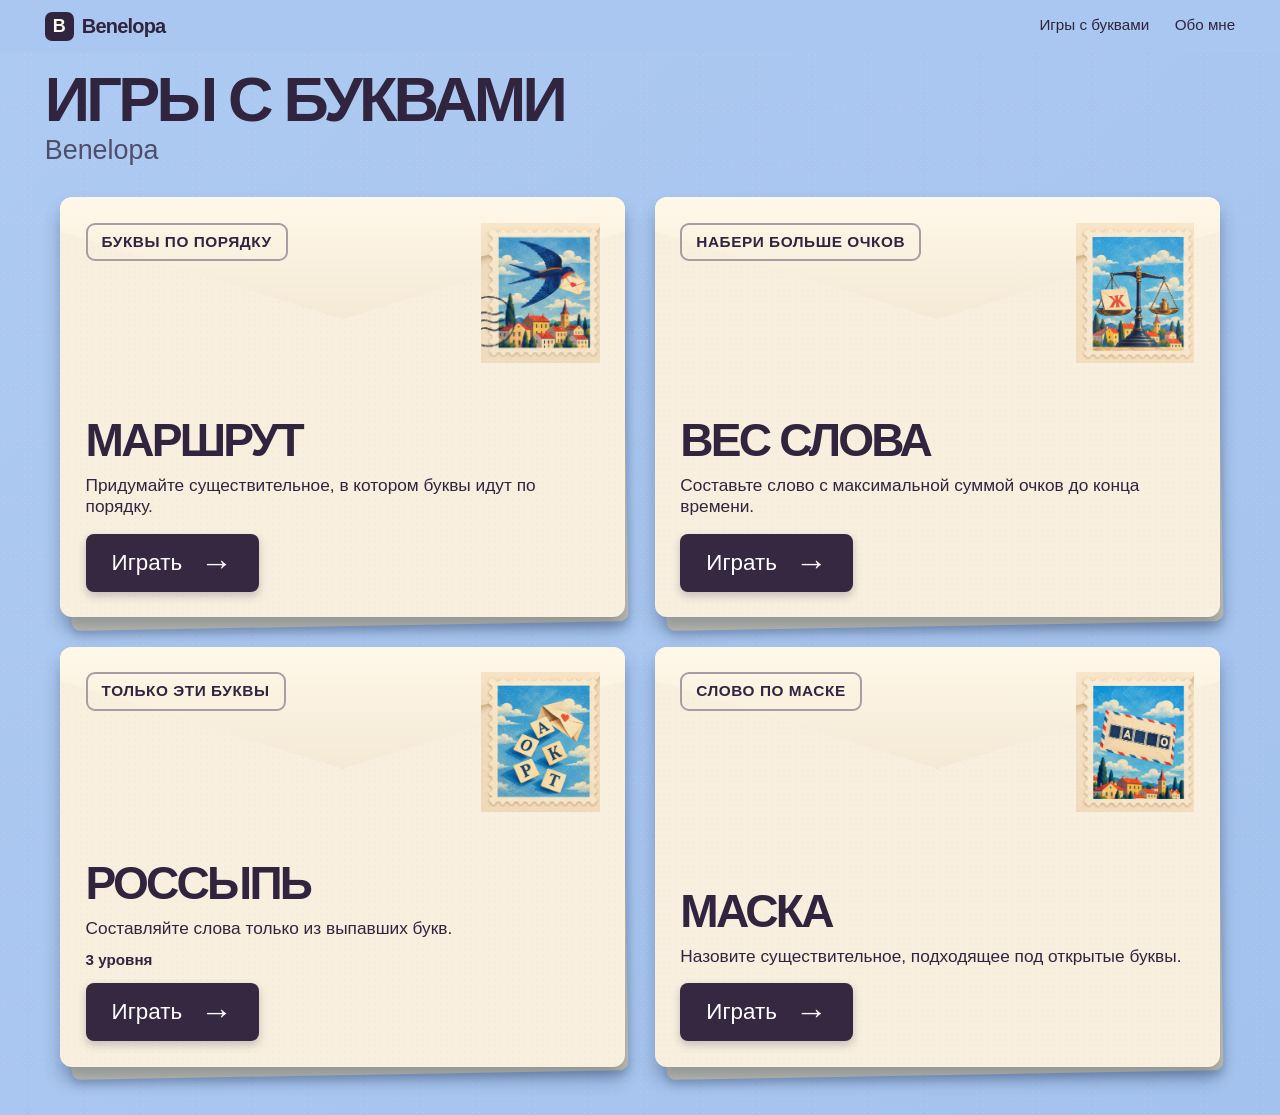
<file: index.html>
<!doctype html>
<html lang="ru" data-page="home"><head>
<meta charset="UTF-8"><meta name="viewport" content="width=device-width, initial-scale=1">
<title>Benelopa — игры с буквами</title><meta name="description" content="Браузерные игры с русскими буквами Benelopa.">
<link rel="icon" type="image/svg+xml" href="/favicon.svg">
  <script type="module" crossorigin src="/assets/main-C0v8ld2T.js"></script>
  <link rel="stylesheet" crossorigin href="/assets/main-D5uP3JbV.css">
</head><body>
<header class="site-header"><a class="site-brand" href="/"><span class="site-brand-mark" aria-hidden="true">B</span>Benelopa</a><nav aria-label="Основная навигация"><a href="/letters/">Игры с буквами</a><a href="/about/">Обо мне</a></nav></header>
<div id="root"></div>
</body></html>
</file>
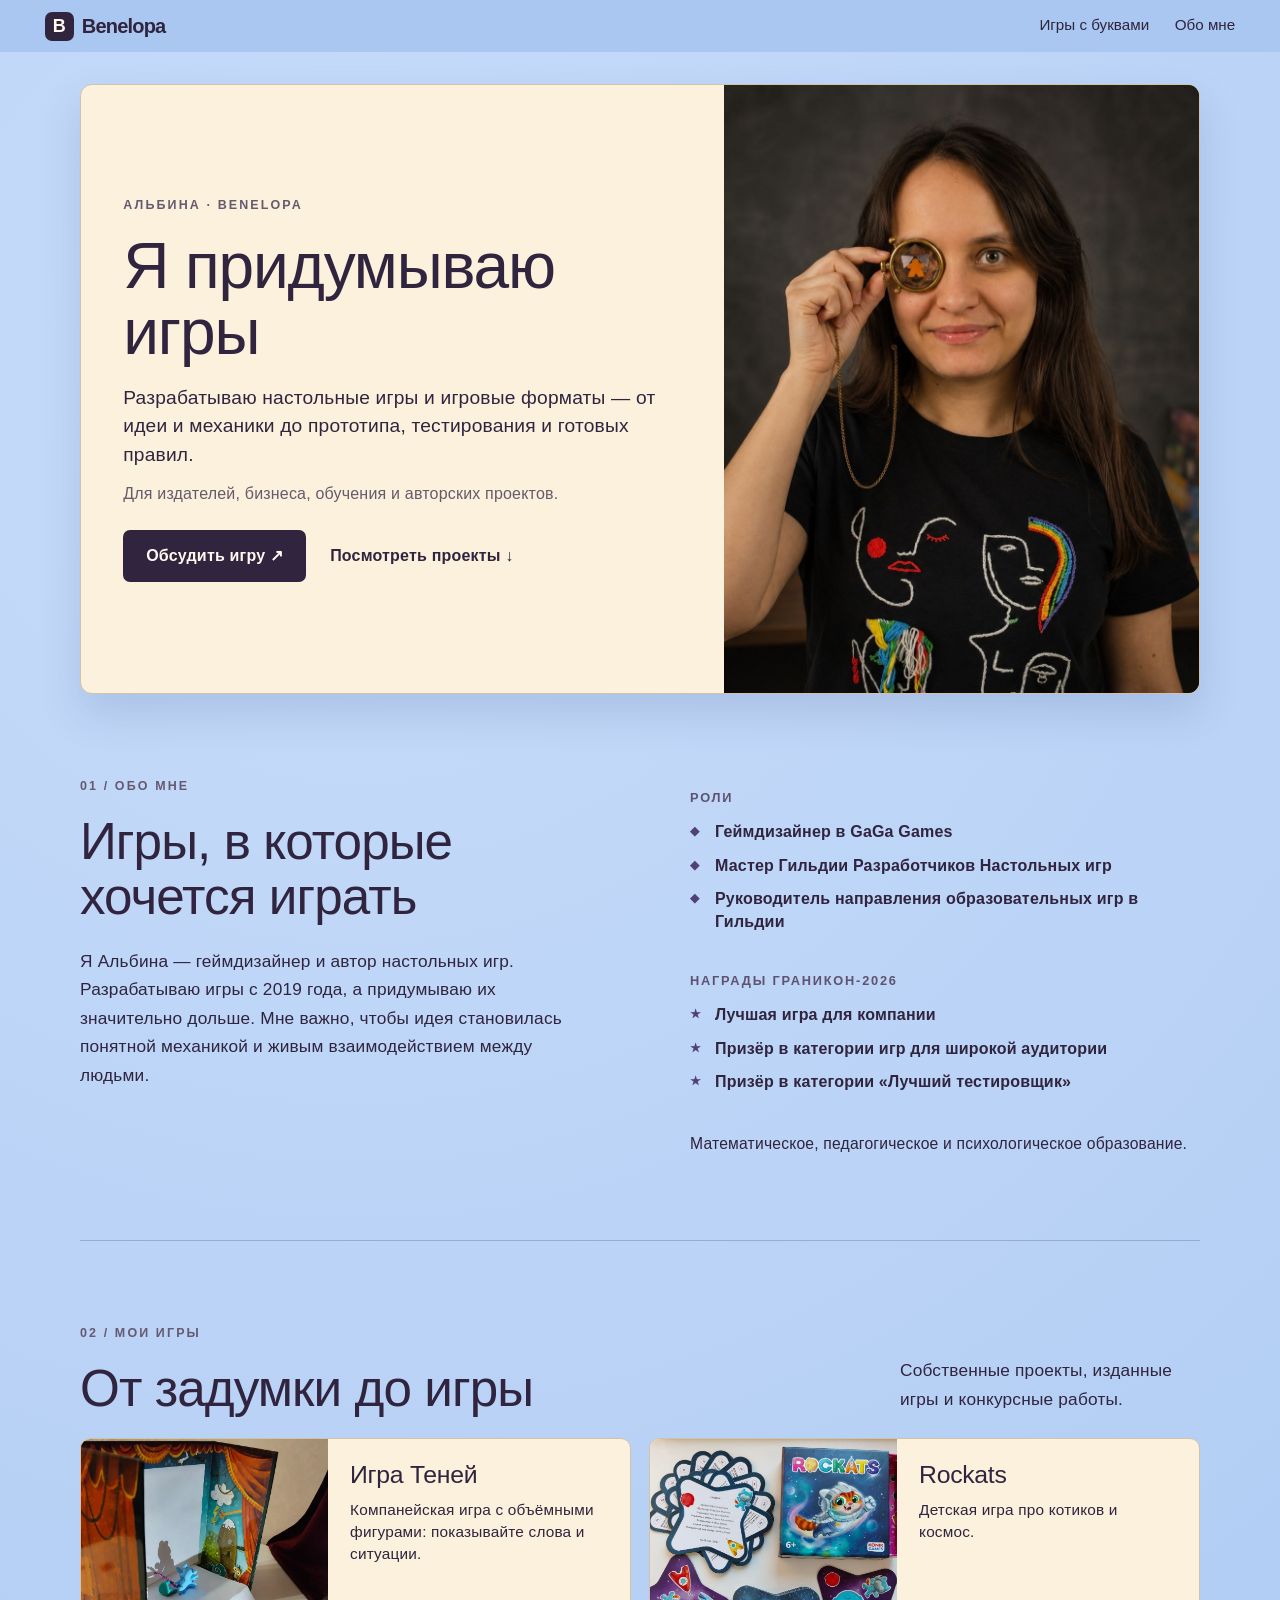
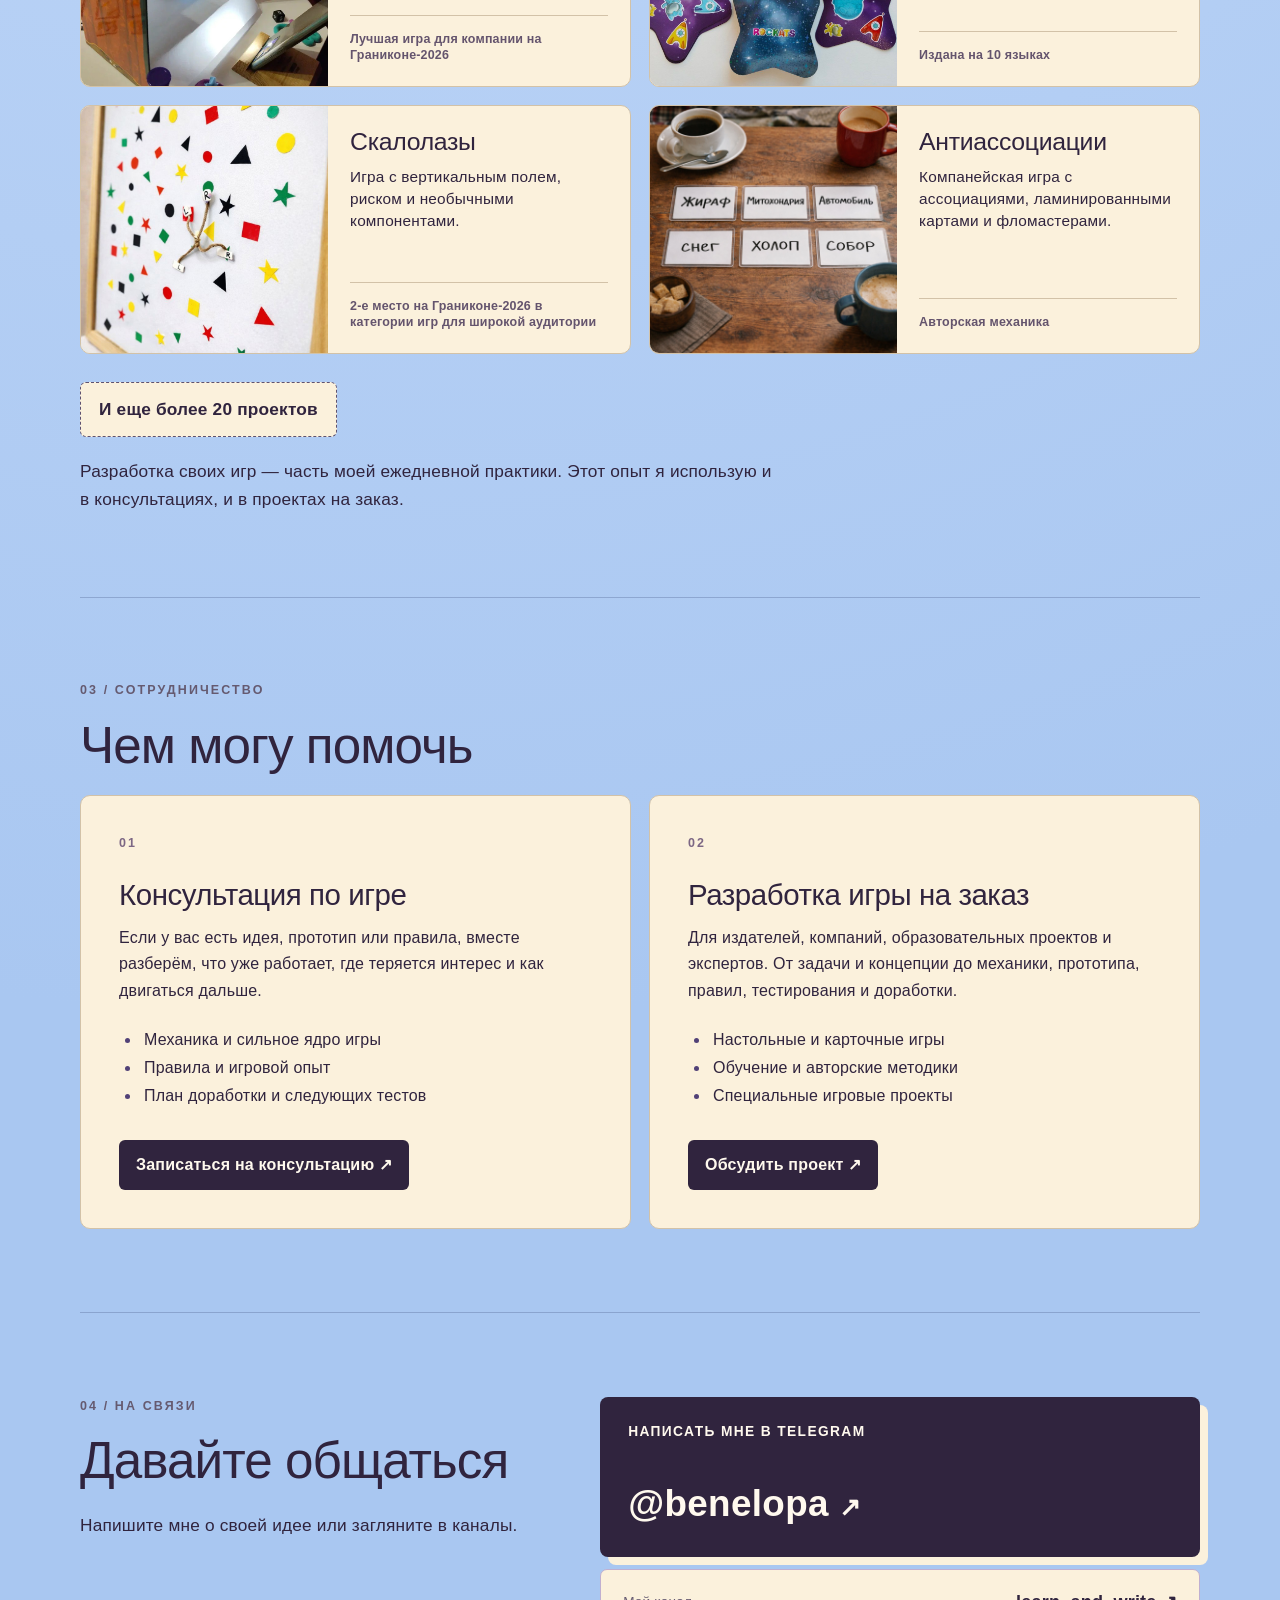
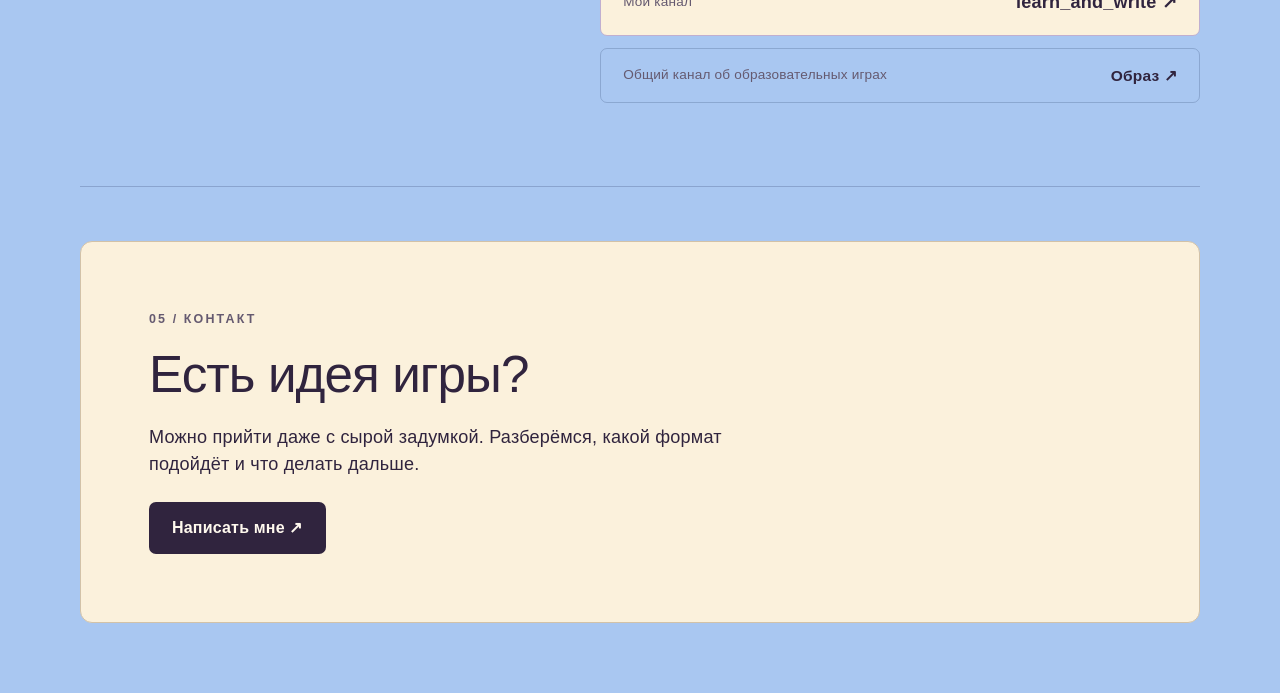
<file: about/index.html>
<!doctype html>
<html lang="ru" data-page="about"><head>
<meta charset="UTF-8"><meta name="viewport" content="width=device-width, initial-scale=1">
<title>Альбина — геймдизайнер и автор настольных игр | Benelopa</title><meta name="description" content="Альбина — геймдизайнер в GaGa Games и автор настольных игр. Портфолио, разработка игр и контакты.">
<link rel="icon" type="image/svg+xml" href="/favicon.svg">
  <script type="module" crossorigin src="/assets/main-C0v8ld2T.js"></script>
  <link rel="stylesheet" crossorigin href="/assets/main-D5uP3JbV.css">
</head><body>
<header class="site-header"><a class="site-brand" href="/"><span class="site-brand-mark" aria-hidden="true">B</span>Benelopa</a><nav aria-label="Основная навигация"><a href="/letters/">Игры с буквами</a><a href="/about/">Обо мне</a></nav></header>
<div id="root"></div>
</body></html>
</file>
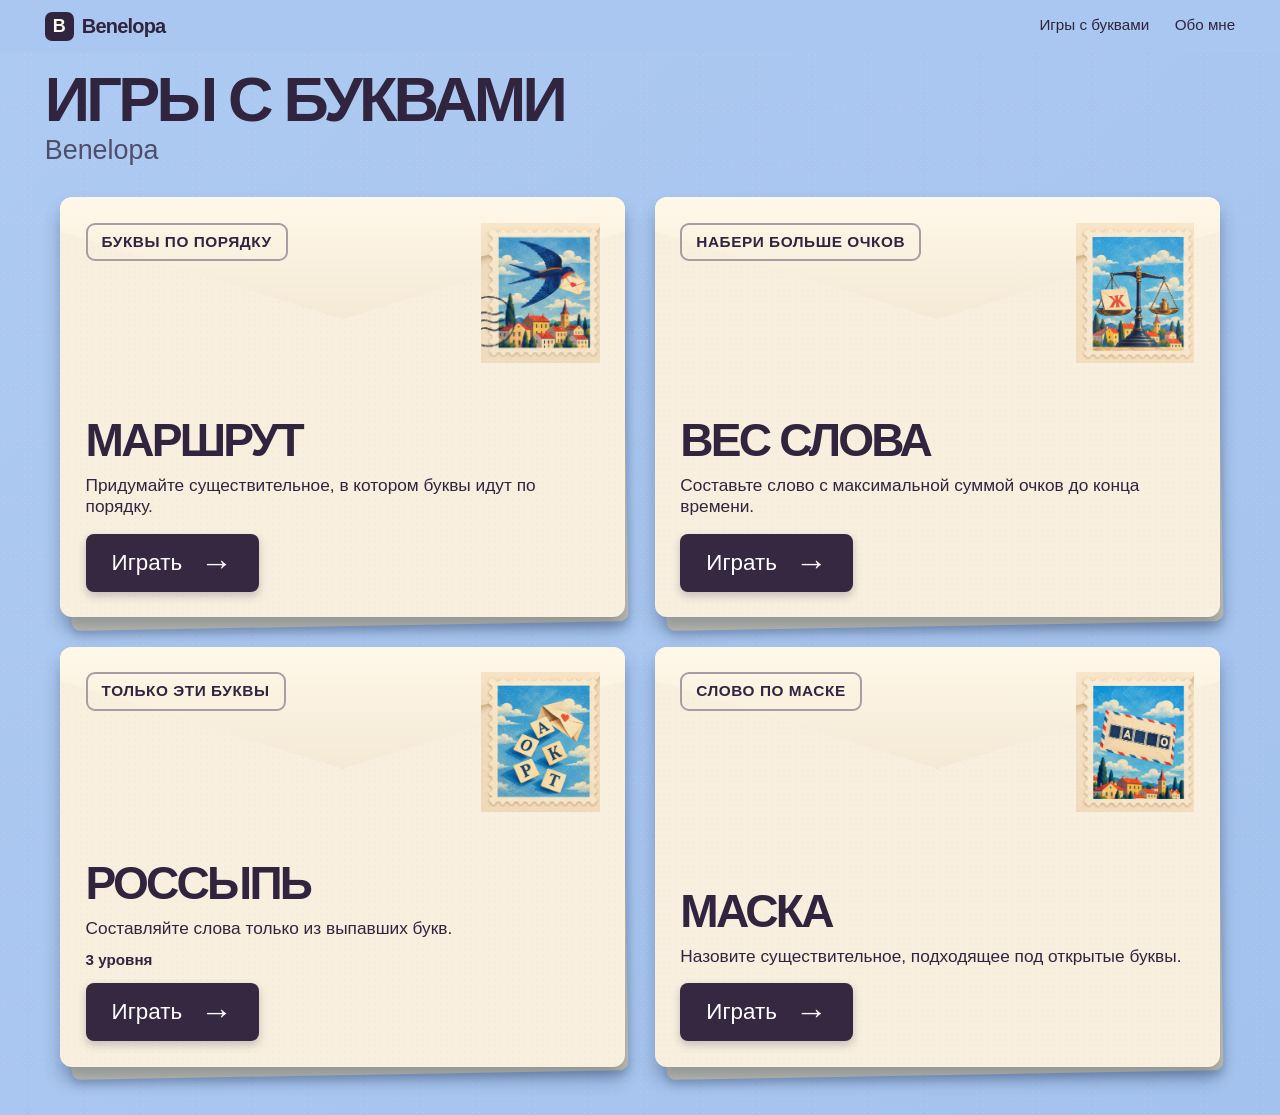
<file: letters/index.html>
<!doctype html>
<html lang="ru" data-page="letters"><head>
<meta charset="UTF-8"><meta name="viewport" content="width=device-width, initial-scale=1">
<title>Игры с буквами · Benelopa</title><meta name="description" content="Каталог браузерных игр с русскими буквами на Benelopa.">
<link rel="icon" type="image/svg+xml" href="/favicon.svg">
  <script type="module" crossorigin src="/assets/main-C0v8ld2T.js"></script>
  <link rel="stylesheet" crossorigin href="/assets/main-D5uP3JbV.css">
</head><body>
<header class="site-header"><a class="site-brand" href="/"><span class="site-brand-mark" aria-hidden="true">B</span>Benelopa</a><nav aria-label="Основная навигация"><a href="/letters/">Игры с буквами</a><a href="/about/">Обо мне</a></nav></header>
<div id="root"></div>
</body></html>
</file>
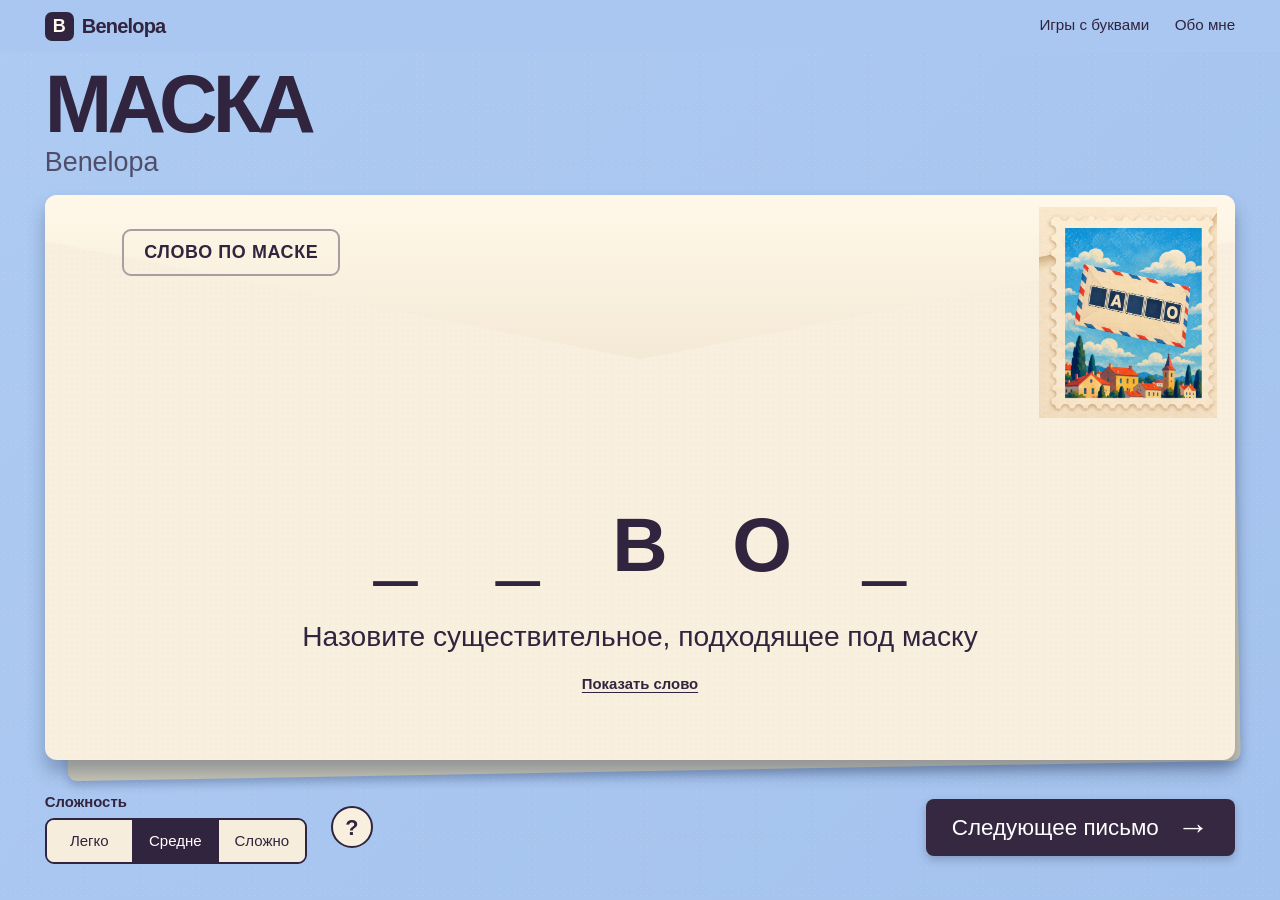
<file: letters/mask/index.html>
<!doctype html>
<html lang="ru" data-page="mask"><head>
<meta charset="UTF-8"><meta name="viewport" content="width=device-width, initial-scale=1">
<title>Маска · Benelopa</title><meta name="description" content="Назовите существительное, подходящее по длине и открытым буквам к маске.">
<link rel="icon" type="image/svg+xml" href="/favicon.svg">
  <script type="module" crossorigin src="/assets/main-C0v8ld2T.js"></script>
  <link rel="stylesheet" crossorigin href="/assets/main-D5uP3JbV.css">
</head><body>
<header class="site-header"><a class="site-brand" href="/"><span class="site-brand-mark" aria-hidden="true">B</span>Benelopa</a><nav aria-label="Основная навигация"><a href="/letters/">Игры с буквами</a><a href="/about/">Обо мне</a></nav></header>
<div id="root"></div>
</body></html>
</file>
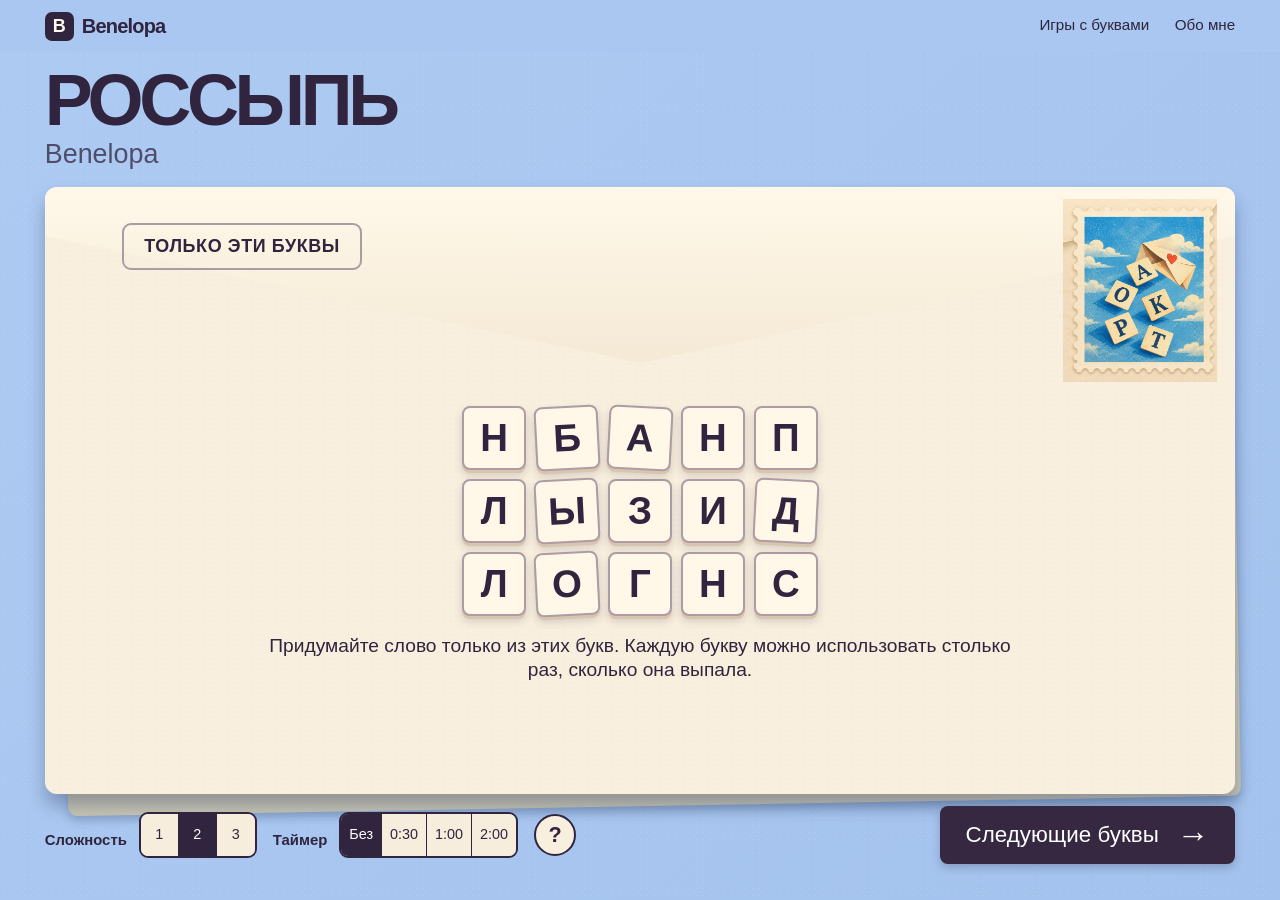
<file: letters/scatter/index.html>
<!doctype html>
<html lang="ru" data-page="scatter"><head>
<meta charset="UTF-8"><meta name="viewport" content="width=device-width, initial-scale=1">
<title>Россыпь · Benelopa</title><meta name="description" content="Составляйте слова только из выпавших русских букв.">
<link rel="icon" type="image/svg+xml" href="/favicon.svg">
  <script type="module" crossorigin src="/assets/main-C0v8ld2T.js"></script>
  <link rel="stylesheet" crossorigin href="/assets/main-D5uP3JbV.css">
</head><body>
<header class="site-header"><a class="site-brand" href="/"><span class="site-brand-mark" aria-hidden="true">B</span>Benelopa</a><nav aria-label="Основная навигация"><a href="/letters/">Игры с буквами</a><a href="/about/">Обо мне</a></nav></header>
<div id="root"></div>
</body></html>
</file>
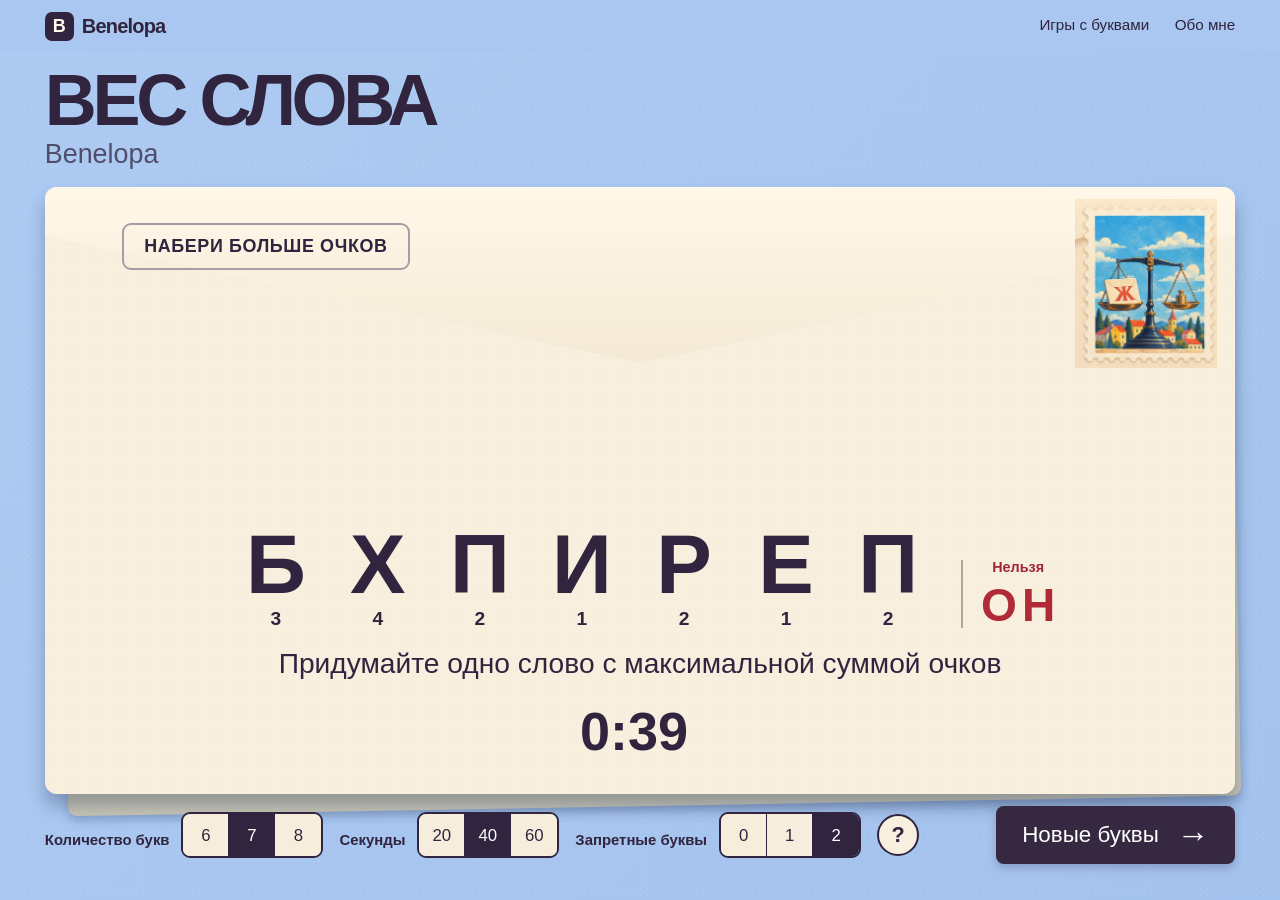
<file: letters/score/index.html>
<!doctype html>
<html lang="ru" data-page="score"><head>
<meta charset="UTF-8"><meta name="viewport" content="width=device-width, initial-scale=1">
<title>Вес слова · Benelopa</title><meta name="description" content="Придумайте слово с максимальной суммой очков до конца времени.">
<link rel="icon" type="image/svg+xml" href="/favicon.svg">
  <script type="module" crossorigin src="/assets/main-C0v8ld2T.js"></script>
  <link rel="stylesheet" crossorigin href="/assets/main-D5uP3JbV.css">
</head><body>
<header class="site-header"><a class="site-brand" href="/"><span class="site-brand-mark" aria-hidden="true">B</span>Benelopa</a><nav aria-label="Основная навигация"><a href="/letters/">Игры с буквами</a><a href="/about/">Обо мне</a></nav></header>
<div id="root"></div>
</body></html>
</file>
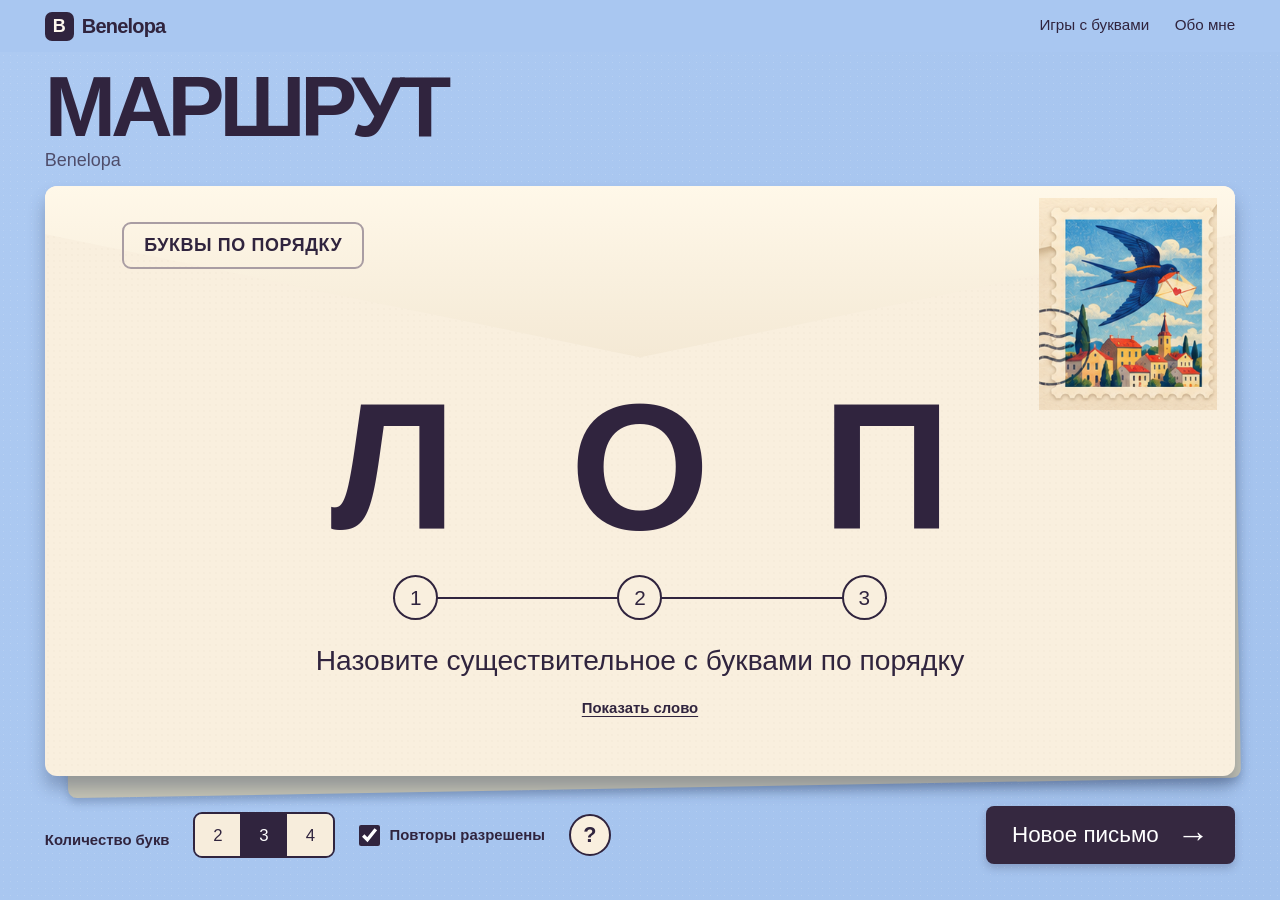
<file: letters/sequence/index.html>
<!doctype html>
<html lang="ru" data-page="sequence"><head>
<meta charset="UTF-8"><meta name="viewport" content="width=device-width, initial-scale=1">
<title>Маршрут — игра с буквами · Benelopa</title><meta name="description" content="Придумайте существительное, в котором выпавшие русские буквы идут по порядку.">
<link rel="icon" type="image/svg+xml" href="/favicon.svg">
  <script type="module" crossorigin src="/assets/main-C0v8ld2T.js"></script>
  <link rel="stylesheet" crossorigin href="/assets/main-D5uP3JbV.css">
</head><body>
<header class="site-header"><a class="site-brand" href="/"><span class="site-brand-mark" aria-hidden="true">B</span>Benelopa</a><nav aria-label="Основная навигация"><a href="/letters/">Игры с буквами</a><a href="/about/">Обо мне</a></nav></header>
<div id="root"></div>
</body></html>
</file>
<file: assets/main-D5uP3JbV.css>
.about-page{letter-spacing:.012em;background:radial-gradient(circle at 28% 8%,#c7dcfa,#a9c7f1 62%);padding:clamp(16px,2.5vw,32px) 20px 70px}.about-shell{color:#30243e;max-width:1120px;margin:0 auto}.about-hero{background:#fbf1dc;border:1px solid #d2c2a8;border-radius:12px;grid-template-columns:minmax(0,1.15fr) minmax(280px,.85fr);align-items:stretch;height:min(610px,100svh - 110px);min-height:490px;display:grid;overflow:hidden;box-shadow:0 20px 42px #354d8129}.about-hero-copy{flex-direction:column;justify-content:center;align-items:flex-start;padding:clamp(25px,3.3vw,48px);display:flex}.about-kicker,.about-section-number{letter-spacing:.17em;text-transform:uppercase;color:#655a70;font-size:.78rem;font-weight:800;display:block}.about-hero h1{letter-spacing:-.018em;max-width:620px;margin:19px 0 18px;font-size:clamp(3rem,5vw,4.5rem);line-height:1.03}.about-lead{max-width:540px;margin:0;font-size:clamp(1.06rem,1.5vw,1.25rem);line-height:1.5}.about-audience{color:#665b6b;margin:12px 0 0;font-size:1rem;line-height:1.5}.about-actions{flex-wrap:wrap;align-items:center;gap:14px 24px;margin-top:24px;display:flex}.about-button{color:#fff9ee;white-space:nowrap;background:#30243e;border-radius:7px;justify-content:center;align-items:center;min-height:52px;padding:13px 23px;font-weight:700;text-decoration:none;display:inline-flex}.about-button:hover,.about-service-link:hover{background:#50365e}.about-text-link{text-underline-offset:5px;font-weight:700}.about-portrait{background:#393039;min-height:440px;position:relative}.about-portrait img{object-fit:cover;object-position:center 30%;width:100%;height:100%;display:block;position:absolute;inset:0}.about-section{border-bottom:1px solid #5467935c;padding:clamp(48px,6.5vw,84px) 0;scroll-margin-top:30px}.about-section h2,.about-contact h2{letter-spacing:-.018em;margin:18px 0 22px;font-size:clamp(2.2rem,4vw,3.6rem);line-height:1.08}.about-section p{font-size:1.08rem;line-height:1.65}.about-bio{grid-template-columns:1fr 1fr;gap:clamp(36px,8vw,100px);display:grid}.about-bio p{max-width:540px}.about-credentials{padding-top:7px}.about-credentials h3{letter-spacing:.14em;text-transform:uppercase;color:#5e5270;margin:4px 0 13px;font-size:.8rem;font-weight:800}.about-credentials ul{margin:0 0 28px;padding:0;list-style:none}.about-credentials li{padding:0 0 10px 25px;font-weight:600;line-height:1.45;position:relative}.about-credentials li:before{color:#514177;content:"◆";font-size:.74rem;position:absolute;top:3px;left:0}.about-awards li:before{content:"★"}.about-credentials p{margin:3px 0 0;font-size:.98rem}.about-section-heading{justify-content:space-between;align-items:end;gap:30px;display:flex}.about-section-heading p{max-width:300px;margin:0 0 25px}.about-project-grid{grid-template-columns:repeat(2,minmax(0,1fr));gap:18px;display:grid}.about-project{background:#fbf1dc;border:1px solid #d2c2a8;border-radius:10px;grid-template-columns:45% minmax(0,1fr);min-width:0;display:grid;overflow:hidden}.about-project img{object-fit:cover;width:100%;height:100%;min-height:215px;display:block}.about-project-copy{flex-direction:column;min-width:0;padding:22px;display:flex}.about-project h3{letter-spacing:-.012em;margin:0 0 10px;font-size:1.55rem;line-height:1.12}.about-project p{margin:0;font-size:.96rem;line-height:1.45}.about-project-copy span{color:#64546d;border-top:1px solid #d2c2a8;margin-top:auto;padding-top:15px;font-size:.78rem;font-weight:700;line-height:1.35;display:block}.about-project-more{background:#fbf1dc;border:1px dashed #5e5270;border-radius:6px;margin:28px 0 0;padding:12px 18px;font-weight:800;display:inline-block}.about-project-note{max-width:700px;margin:20px 0 0}.about-services{grid-template-columns:repeat(2,minmax(0,1fr));gap:18px;display:grid}.about-services article{background:#fbf1dc;border:1px solid #d2c2a8;border-radius:10px;flex-direction:column;align-items:flex-start;padding:clamp(25px,3vw,38px);display:flex}.about-service-index{color:#7c6784;letter-spacing:.16em;font-size:.78rem;font-weight:800}.about-services h3{letter-spacing:-.015em;margin:20px 0 8px;font-size:clamp(1.55rem,2.3vw,2.1rem)}.about-services p{margin:0;font-size:1rem}.about-services ul{margin:22px 0 30px;padding-left:22px;line-height:1.75;list-style:outside}.about-services li{padding-left:3px;display:list-item}.about-services li::marker{color:#514177}.about-service-link{color:#fff9ee;background:#30243e;border-radius:6px;margin-top:auto;padding:13px 17px;font-weight:700;text-decoration:none}.about-channels{grid-template-columns:.85fr 1.15fr;gap:clamp(30px,6vw,80px);display:grid}.about-channel-list{flex-direction:column;gap:12px;display:flex}.about-channel-list a{text-decoration:none}.about-main-channel{color:#fff9ee;background:#30243e;border-radius:8px;flex-direction:column;justify-content:space-between;gap:25px;min-height:160px;padding:25px 28px;display:flex;box-shadow:8px 8px #fbf1dc}.about-main-channel>span{text-transform:uppercase;letter-spacing:.1em;font-size:.86rem;font-weight:700}.about-main-channel strong{overflow-wrap:anywhere;letter-spacing:.01em;font-size:clamp(1.65rem,3vw,2.3rem)}.about-main-channel strong span{font-size:.7em}.about-personal-channel,.about-secondary-channel{background:#fbf1dc;border:1px solid #c0afd0;border-radius:7px;justify-content:space-between;align-items:center;gap:16px;padding:19px 22px;display:flex}.about-personal-channel span,.about-secondary-channel span{color:#655a70;font-size:.85rem}.about-personal-channel strong{overflow-wrap:anywhere;font-size:1.13rem}.about-secondary-channel{background:0 0;border-color:#627da46b;padding:15px 22px}.about-secondary-channel strong{white-space:nowrap;font-size:.97rem}.about-channel-list a:hover{outline-offset:2px;outline:2px solid #30243e}.about-contact{background:#fbf1dc;border:1px solid #d2c2a8;border-radius:12px;margin-top:54px;padding:clamp(32px,6vw,68px)}.about-contact p{max-width:600px;margin:0;font-size:1.13rem;line-height:1.5}@media (height<=700px) and (width>=851px){.about-hero{height:calc(100svh - 108px);min-height:0}.about-hero-copy{padding:18px 34px}.about-hero h1{margin:11px 0;font-size:clamp(2.8rem,4.1vw,3.8rem)}.about-lead{font-size:1.03rem}.about-audience{margin-top:8px}.about-actions{margin-top:15px}}@media (width<=850px){.about-hero{grid-template-columns:1.15fr .85fr;height:auto;min-height:440px}.about-hero-copy{padding:34px}.about-hero h1{font-size:clamp(2.8rem,6vw,4.5rem)}.about-project{grid-template-columns:1fr}.about-project img{height:200px;min-height:0}.about-project-copy{min-height:190px}}@media (width<=650px){.about-page{padding:14px 14px 50px}.about-hero{flex-direction:column-reverse;min-height:0;display:flex}.about-portrait{height:clamp(220px,62vw,320px);min-height:0}.about-hero-copy{padding:24px 28px 28px}.about-hero h1{margin:14px 0;font-size:clamp(2.7rem,11vw,4rem)}.about-actions{margin-top:18px}.about-bio,.about-channels,.about-services,.about-project-grid{grid-template-columns:1fr}.about-project{grid-template-columns:38% minmax(0,1fr)}.about-project img{height:100%;min-height:190px}.about-project-copy{min-height:190px}.about-section-heading{display:block}.about-section-heading p{margin:0 0 23px}.about-personal-channel,.about-secondary-channel{flex-direction:column;align-items:flex-start;gap:5px}}@media (width<=390px){.about-hero-copy{padding:22px}.about-button,.about-actions{width:100%}.about-project{grid-template-columns:1fr}.about-project img{height:205px;min-height:0}.about-project-copy{gap:12px;min-height:0}.about-project-copy span{margin-top:7px}.about-contact{padding:26px}}@layer properties{@supports (((-webkit-hyphens:none)) and (not (margin-trim:inline))) or ((-moz-orient:inline) and (not (color:rgb(from red r g b)))){:root,:host{--shimmer-angle:20deg}*,:before,:after,::backdrop{--tw-translate-x:0;--tw-translate-y:0;--tw-translate-z:0;--tw-rotate-x:initial;--tw-rotate-y:initial;--tw-rotate-z:initial;--tw-skew-x:initial;--tw-skew-y:initial;--tw-scroll-snap-strictness:proximity;--tw-space-x-reverse:0;--tw-border-style:solid;--tw-leading:initial;--tw-font-weight:initial;--tw-tracking:initial;--tw-ordinal:initial;--tw-slashed-zero:initial;--tw-numeric-figure:initial;--tw-numeric-spacing:initial;--tw-numeric-fraction:initial;--tw-shadow:0 0 #0000;--tw-shadow-color:initial;--tw-shadow-alpha:100%;--tw-inset-shadow:0 0 #0000;--tw-inset-shadow-color:initial;--tw-inset-shadow-alpha:100%;--tw-ring-color:initial;--tw-ring-shadow:0 0 #0000;--tw-inset-ring-color:initial;--tw-inset-ring-shadow:0 0 #0000;--tw-ring-inset:initial;--tw-ring-offset-width:0px;--tw-ring-offset-color:#fff;--tw-ring-offset-shadow:0 0 #0000;--tw-outline-style:solid;--tw-duration:initial;--tw-ease:initial;--tw-content:"";--tw-scale-x:1;--tw-scale-y:1;--tw-scale-z:1;--tw-animation-delay:0s;--tw-animation-direction:normal;--tw-animation-duration:initial;--tw-animation-fill-mode:none;--tw-animation-iteration-count:1;--tw-enter-blur:0;--tw-enter-opacity:1;--tw-enter-rotate:0;--tw-enter-scale:1;--tw-enter-translate-x:0;--tw-enter-translate-y:0;--tw-exit-blur:0;--tw-exit-opacity:1;--tw-exit-rotate:0;--tw-exit-scale:1;--tw-exit-translate-x:0;--tw-exit-translate-y:0;--scroll-fade-t:0px;--scroll-fade-b:0px;--scroll-fade-s:0px;--scroll-fade-e:0px;--scroll-fade-mask:initial;--shimmer-image:initial;--shimmer-text-fill:initial}}}@layer theme{:root,:host{--font-mono:ui-monospace, SFMono-Regular, Menlo, Monaco, Consolas, "Liberation Mono", "Courier New", monospace;--color-black:#000;--color-white:#fff;--spacing:.25rem;--container-xs:20rem;--container-sm:24rem;--container-lg:32rem;--text-xs:.75rem;--text-xs--line-height:calc(1 / .75);--text-sm:.875rem;--text-sm--line-height:calc(1.25 / .875);--text-base:1rem;--text-base--line-height:calc(1.5 / 1);--text-lg:1.125rem;--text-lg--line-height:calc(1.75 / 1.125);--font-weight-normal:400;--font-weight-medium:500;--font-weight-semibold:600;--tracking-tight:-.025em;--tracking-widest:.1em;--leading-tight:1.25;--leading-snug:1.375;--leading-normal:1.5;--leading-relaxed:1.625;--radius-xs:.125rem;--ease-in-out:cubic-bezier(.4, 0, .2, 1);--animate-spin:spin 1s linear infinite;--animate-pulse:pulse 2s cubic-bezier(.4, 0, .6, 1) infinite;--aspect-video:16 / 9;--default-transition-duration:.15s;--default-transition-timing-function:cubic-bezier(.4, 0, .2, 1);--default-font-family:Arial,Helvetica,sans-serif;--default-mono-font-family:var(--font-mono);--color-border:var(--border)}}@layer base{*,:after,:before,::backdrop{box-sizing:border-box;border:0 solid;margin:0;padding:0}::file-selector-button{box-sizing:border-box;border:0 solid;margin:0;padding:0}html,:host{-webkit-text-size-adjust:100%;tab-size:4;line-height:1.5;font-family:var(--default-font-family,ui-sans-serif, system-ui, sans-serif, "Apple Color Emoji", "Segoe UI Emoji", "Segoe UI Symbol", "Noto Color Emoji");font-feature-settings:var(--default-font-feature-settings,normal);font-variation-settings:var(--default-font-variation-settings,normal);-webkit-tap-highlight-color:transparent}hr{height:0;color:inherit;border-top-width:1px}abbr:where([title]){-webkit-text-decoration:underline dotted;text-decoration:underline dotted}h1,h2,h3,h4,h5,h6{font-size:inherit;font-weight:inherit}a{color:inherit;-webkit-text-decoration:inherit;-webkit-text-decoration:inherit;-webkit-text-decoration:inherit;-webkit-text-decoration:inherit;text-decoration:inherit}b,strong{font-weight:bolder}code,kbd,samp,pre{font-family:var(--default-mono-font-family,ui-monospace, SFMono-Regular, Menlo, Monaco, Consolas, "Liberation Mono", "Courier New", monospace);font-feature-settings:var(--default-mono-font-feature-settings,normal);font-variation-settings:var(--default-mono-font-variation-settings,normal);font-size:1em}small{font-size:80%}sub,sup{vertical-align:baseline;font-size:75%;line-height:0;position:relative}sub{bottom:-.25em}sup{top:-.5em}table{text-indent:0;border-color:inherit;border-collapse:collapse}:-moz-focusring{outline:auto}progress{vertical-align:baseline}summary{display:list-item}ol,ul,menu{list-style:none}img,svg,video,canvas,audio,iframe,embed,object{vertical-align:middle;display:block}img,video{max-width:100%;height:auto}button,input,select,optgroup,textarea{font:inherit;font-feature-settings:inherit;font-variation-settings:inherit;letter-spacing:inherit;color:inherit;opacity:1;background-color:#0000;border-radius:0}::file-selector-button{font:inherit;font-feature-settings:inherit;font-variation-settings:inherit;letter-spacing:inherit;color:inherit;opacity:1;background-color:#0000;border-radius:0}:where(select:is([multiple],[size])) optgroup{font-weight:bolder}:where(select:is([multiple],[size])) optgroup option{padding-inline-start:20px}::file-selector-button{margin-inline-end:4px}::placeholder{opacity:1}@supports (not ((-webkit-appearance:-apple-pay-button))) or (contain-intrinsic-size:1px){::placeholder{color:currentColor}@supports (color:color-mix(in lab, red, red)){::placeholder{color:color-mix(in oklab, currentcolor 50%, transparent)}}}textarea{resize:vertical}::-webkit-search-decoration{-webkit-appearance:none}::-webkit-date-and-time-value{min-height:1lh;text-align:inherit}::-webkit-datetime-edit{display:inline-flex}::-webkit-datetime-edit-fields-wrapper{padding:0}::-webkit-datetime-edit{padding-block:0}::-webkit-datetime-edit-year-field{padding-block:0}::-webkit-datetime-edit-month-field{padding-block:0}::-webkit-datetime-edit-day-field{padding-block:0}::-webkit-datetime-edit-hour-field{padding-block:0}::-webkit-datetime-edit-minute-field{padding-block:0}::-webkit-datetime-edit-second-field{padding-block:0}::-webkit-datetime-edit-millisecond-field{padding-block:0}::-webkit-datetime-edit-meridiem-field{padding-block:0}::-webkit-calendar-picker-indicator{line-height:1}:-moz-ui-invalid{box-shadow:none}button,input:where([type=button],[type=reset],[type=submit]){appearance:button}::file-selector-button{appearance:button}::-webkit-inner-spin-button{height:auto}::-webkit-outer-spin-button{height:auto}[hidden]:where(:not([hidden=until-found])){display:none!important}}@layer components;@layer utilities{.\@container\/card-header{container:card-header/inline-size}.\@container\/field-group{container:field-group/inline-size}.pointer-events-none{pointer-events:none}.invisible{visibility:hidden}.visible{visibility:visible}.sr-only{clip-path:inset(50%);white-space:nowrap;border-width:0;width:1px;height:1px;margin:-1px;padding:0;position:absolute;overflow:hidden}.absolute{position:absolute}.fixed{position:fixed}.relative{position:relative}.inset-0{inset:calc(var(--spacing) * 0)}.inset-x-0{inset-inline:calc(var(--spacing) * 0)}.inset-y-0{inset-block:calc(var(--spacing) * 0)}.inset-s-1\/2{inset-inline-start:50%}.start{inset-inline-start:var(--spacing)}.end{inset-inline-end:var(--spacing)}.-top-12{top:calc(var(--spacing) * -12)}.top-0{top:calc(var(--spacing) * 0)}.top-1\.5{top:calc(var(--spacing) * 1.5)}.top-1\/2{top:50%}.top-3\.5{top:calc(var(--spacing) * 3.5)}.top-4{top:calc(var(--spacing) * 4)}.top-\[1px\]{top:1px}.top-\[50\%\]{top:50%}.top-\[60\%\]{top:60%}.top-full{top:100%}.-right-12{right:calc(var(--spacing) * -12)}.right-0{right:calc(var(--spacing) * 0)}.right-1{right:calc(var(--spacing) * 1)}.right-2{right:calc(var(--spacing) * 2)}.right-3{right:calc(var(--spacing) * 3)}.right-3\.5{right:calc(var(--spacing) * 3.5)}.right-4{right:calc(var(--spacing) * 4)}.-bottom-12{bottom:calc(var(--spacing) * -12)}.bottom-0{bottom:calc(var(--spacing) * 0)}.-left-12{left:calc(var(--spacing) * -12)}.left-0{left:calc(var(--spacing) * 0)}.left-1\/2{left:50%}.left-2{left:calc(var(--spacing) * 2)}.left-3{left:calc(var(--spacing) * 3)}.left-\[50\%\]{left:50%}.isolate{isolation:isolate}.z-10{z-index:10}.z-20{z-index:20}.z-50{z-index:50}.z-\[1\]{z-index:1}.order-first{order:-9999}.order-last{order:9999}.col-start-2{grid-column-start:2}.row-span-2{grid-row:span 2/span 2}.row-start-1{grid-row-start:1}.m-0\!{margin:calc(var(--spacing) * 0)!important}.-mx-1{margin-inline:calc(var(--spacing) * -1)}.mx-2{margin-inline:calc(var(--spacing) * 2)}.mx-3\.5{margin-inline:calc(var(--spacing) * 3.5)}.mx-auto{margin-inline:auto}.-my-2{margin-block:calc(var(--spacing) * -2)}.my-0{margin-block:calc(var(--spacing) * 0)}.my-0\.5{margin-block:calc(var(--spacing) * .5)}.my-1{margin-block:calc(var(--spacing) * 1)}.-mt-4{margin-top:calc(var(--spacing) * -4)}.mt-0\.5{margin-top:calc(var(--spacing) * .5)}.mt-1\.5{margin-top:calc(var(--spacing) * 1.5)}.mt-2{margin-top:calc(var(--spacing) * 2)}.mt-4{margin-top:calc(var(--spacing) * 4)}.mt-auto{margin-top:auto}.mb-2{margin-bottom:calc(var(--spacing) * 2)}.mb-3{margin-bottom:calc(var(--spacing) * 3)}.-ml-1{margin-left:calc(var(--spacing) * -1)}.-ml-4{margin-left:calc(var(--spacing) * -4)}.ml-1{margin-left:calc(var(--spacing) * 1)}.ml-4{margin-left:calc(var(--spacing) * 4)}.ml-auto{margin-left:auto}.line-clamp-1{-webkit-line-clamp:1;-webkit-box-orient:vertical;display:-webkit-box;overflow:hidden}.line-clamp-2{-webkit-line-clamp:2;-webkit-box-orient:vertical;display:-webkit-box;overflow:hidden}.block{display:block}.flex{display:flex}.grid{display:grid}.hidden{display:none}.inline-flex{display:inline-flex}.table{display:table}.table-caption{display:table-caption}.table-cell{display:table-cell}.table-row{display:table-row}.field-sizing-content{field-sizing:content}.aspect-square{aspect-ratio:1}.aspect-video{aspect-ratio:var(--aspect-video)}.size-\(--cell-size\){width:var(--cell-size);height:var(--cell-size)}.size-2{width:calc(var(--spacing) * 2);height:calc(var(--spacing) * 2)}.size-2\.5{width:calc(var(--spacing) * 2.5);height:calc(var(--spacing) * 2.5)}.size-3{width:calc(var(--spacing) * 3);height:calc(var(--spacing) * 3)}.size-3\.5{width:calc(var(--spacing) * 3.5);height:calc(var(--spacing) * 3.5)}.size-4{width:calc(var(--spacing) * 4);height:calc(var(--spacing) * 4)}.size-6{width:calc(var(--spacing) * 6);height:calc(var(--spacing) * 6)}.size-7{width:calc(var(--spacing) * 7);height:calc(var(--spacing) * 7)}.size-8{width:calc(var(--spacing) * 8);height:calc(var(--spacing) * 8)}.size-9{width:calc(var(--spacing) * 9);height:calc(var(--spacing) * 9)}.size-10{width:calc(var(--spacing) * 10);height:calc(var(--spacing) * 10)}.size-16{width:calc(var(--spacing) * 16);height:calc(var(--spacing) * 16)}.size-auto{width:auto;height:auto}.size-full{width:100%;height:100%}.h-\(--cell-size\){height:var(--cell-size)}.h-1\.5{height:calc(var(--spacing) * 1.5)}.h-2{height:calc(var(--spacing) * 2)}.h-2\.5{height:calc(var(--spacing) * 2.5)}.h-4{height:calc(var(--spacing) * 4)}.h-5{height:calc(var(--spacing) * 5)}.h-6{height:calc(var(--spacing) * 6)}.h-7{height:calc(var(--spacing) * 7)}.h-8{height:calc(var(--spacing) * 8)}.h-9{height:calc(var(--spacing) * 9)}.h-10{height:calc(var(--spacing) * 10)}.h-12{height:calc(var(--spacing) * 12)}.h-\[calc\(--spacing\(5\.5\)\)\]{height:calc(calc(var(--spacing) * 5.5))}.h-\[calc\(100\%-1px\)\]{height:calc(100% - 1px)}.h-\[var\(--radix-navigation-menu-viewport-height\)\]{height:var(--radix-navigation-menu-viewport-height)}.h-\[var\(--radix-select-trigger-height\)\]{height:var(--radix-select-trigger-height)}.h-auto{height:auto}.h-full{height:100%}.h-max{height:max-content}.h-px{height:1px}.h-svh{height:100svh}.max-h-\(--radix-context-menu-content-available-height\){max-height:var(--radix-context-menu-content-available-height)}.max-h-\(--radix-dropdown-menu-content-available-height\){max-height:var(--radix-dropdown-menu-content-available-height)}.max-h-\(--radix-select-content-available-height\){max-height:var(--radix-select-content-available-height)}.max-h-96{max-height:calc(var(--spacing) * 96)}.max-h-\[300px\]{max-height:300px}.max-h-\[min\(calc\(--spacing\(96\)---spacing\(9\)\)\,calc\(var\(--available-height\)---spacing\(9\)\)\)\]{max-height:min(calc(calc(var(--spacing) * 96) - calc(var(--spacing) * 9)), calc(var(--available-height) - calc(var(--spacing) * 9)))}.min-h-0{min-height:calc(var(--spacing) * 0)}.min-h-4{min-height:calc(var(--spacing) * 4)}.min-h-9{min-height:calc(var(--spacing) * 9)}.min-h-16{min-height:calc(var(--spacing) * 16)}.min-h-full{min-height:100%}.min-h-svh{min-height:100svh}.w-\(--anchor-width\){width:var(--anchor-width)}.w-\(--cell-size\){width:var(--cell-size)}.w-\(--sidebar-width\){width:var(--sidebar-width)}.w-0{width:calc(var(--spacing) * 0)}.w-1{width:calc(var(--spacing) * 1)}.w-2{width:calc(var(--spacing) * 2)}.w-2\.5{width:calc(var(--spacing) * 2.5)}.w-3{width:calc(var(--spacing) * 3)}.w-3\/4{width:75%}.w-4{width:calc(var(--spacing) * 4)}.w-5{width:calc(var(--spacing) * 5)}.w-9{width:calc(var(--spacing) * 9)}.w-10{width:calc(var(--spacing) * 10)}.w-24{width:calc(var(--spacing) * 24)}.w-64{width:calc(var(--spacing) * 64)}.w-72{width:calc(var(--spacing) * 72)}.w-\[100px\]{width:100px}.w-auto{width:auto}.w-fit{width:fit-content}.w-full{width:100%}.w-max{width:max-content}.w-px{width:1px}.max-w-\(--available-width\){max-width:var(--available-width)}.max-w-\(--skeleton-width\){max-width:var(--skeleton-width)}.max-w-\[80\%\]{max-width:80%}.max-w-\[calc\(100\%-2rem\)\]{max-width:calc(100% - 2rem)}.max-w-full{max-width:100%}.max-w-max{max-width:max-content}.max-w-sm{max-width:var(--container-sm)}.min-w-\(--cell-size\){min-width:var(--cell-size)}.min-w-0{min-width:calc(var(--spacing) * 0)}.min-w-5{min-width:calc(var(--spacing) * 5)}.min-w-8{min-width:calc(var(--spacing) * 8)}.min-w-9{min-width:calc(var(--spacing) * 9)}.min-w-10{min-width:calc(var(--spacing) * 10)}.min-w-16{min-width:calc(var(--spacing) * 16)}.min-w-40{min-width:calc(var(--spacing) * 40)}.min-w-\[8rem\]{min-width:8rem}.min-w-\[12rem\]{min-width:12rem}.min-w-\[calc\(var\(--anchor-width\)\+--spacing\(7\)\)\]{min-width:calc(var(--anchor-width) + calc(var(--spacing) * 7))}.min-w-\[var\(--radix-select-trigger-width\)\]{min-width:var(--radix-select-trigger-width)}.flex-1{flex:1}.shrink-0{flex-shrink:0}.grow{flex-grow:1}.grow-0{flex-grow:0}.basis-full{flex-basis:100%}.caption-bottom{caption-side:bottom}.border-collapse{border-collapse:collapse}.origin-\(--radix-context-menu-content-transform-origin\){transform-origin:var(--radix-context-menu-content-transform-origin)}.origin-\(--radix-dropdown-menu-content-transform-origin\){transform-origin:var(--radix-dropdown-menu-content-transform-origin)}.origin-\(--radix-hover-card-content-transform-origin\){transform-origin:var(--radix-hover-card-content-transform-origin)}.origin-\(--radix-menubar-content-transform-origin\){transform-origin:var(--radix-menubar-content-transform-origin)}.origin-\(--radix-popover-content-transform-origin\){transform-origin:var(--radix-popover-content-transform-origin)}.origin-\(--radix-select-content-transform-origin\){transform-origin:var(--radix-select-content-transform-origin)}.origin-\(--radix-tooltip-content-transform-origin\){transform-origin:var(--radix-tooltip-content-transform-origin)}.origin-\(--transform-origin\){transform-origin:var(--transform-origin)}.-translate-x-1\/2{--tw-translate-x:calc(calc(1 / 2 * 100%) * -1);translate:var(--tw-translate-x) var(--tw-translate-y)}.-translate-x-px{--tw-translate-x:-1px;translate:var(--tw-translate-x) var(--tw-translate-y)}.translate-x-\[-50\%\]{--tw-translate-x:-50%;translate:var(--tw-translate-x) var(--tw-translate-y)}.translate-x-px{--tw-translate-x:1px;translate:var(--tw-translate-x) var(--tw-translate-y)}.-translate-y-1\/2{--tw-translate-y:calc(calc(1 / 2 * 100%) * -1);translate:var(--tw-translate-x) var(--tw-translate-y)}.-translate-y-3\/4{--tw-translate-y:calc(calc(3 / 4 * 100%) * -1);translate:var(--tw-translate-x) var(--tw-translate-y)}.translate-y-0\.5{--tw-translate-y:calc(var(--spacing) * .5);translate:var(--tw-translate-x) var(--tw-translate-y)}.translate-y-3\/4{--tw-translate-y:calc(3 / 4 * 100%);translate:var(--tw-translate-x) var(--tw-translate-y)}.translate-y-\[-50\%\]{--tw-translate-y:-50%;translate:var(--tw-translate-x) var(--tw-translate-y)}.translate-y-\[calc\(-50\%_-_2px\)\]{--tw-translate-y:calc(-50% - 2px);translate:var(--tw-translate-x) var(--tw-translate-y)}.rotate-45{rotate:45deg}.rotate-90{rotate:90deg}.transform{transform:var(--tw-rotate-x,) var(--tw-rotate-y,) var(--tw-rotate-z,) var(--tw-skew-x,) var(--tw-skew-y,)}.scroll-fade-x{--_scroll-fade-size-s:var(--scroll-fade-s-size,var(--scroll-fade-size,min(12%, calc(var(--spacing) * 10))));--_scroll-fade-size-e:var(--scroll-fade-e-size,var(--scroll-fade-size,min(12%, calc(var(--spacing) * 10))));--scroll-fade-inline:linear-gradient(to right, transparent 0, #000 var(--scroll-fade-s,0px), #000 calc(100% - var(--scroll-fade-e,0px)), transparent 100%)}.scroll-fade-x:where([dir=rtl],[dir=rtl] *){--scroll-fade-inline:linear-gradient(to left, transparent 0, #000 var(--scroll-fade-s,0px), #000 calc(100% - var(--scroll-fade-e,0px)), transparent 100%)}.scroll-fade-x{-webkit-mask-image:var(--scroll-fade-mask,var(--scroll-fade-inline));-webkit-mask-image:var(--scroll-fade-mask,var(--scroll-fade-inline));-webkit-mask-image:var(--scroll-fade-mask,var(--scroll-fade-inline));-webkit-mask-image:var(--scroll-fade-mask,var(--scroll-fade-inline));mask-image:var(--scroll-fade-mask,var(--scroll-fade-inline));-webkit-mask-composite:source-in;-webkit-mask-composite:source-in;-webkit-mask-composite:source-in;-webkit-mask-repeat:no-repeat;mask-repeat:no-repeat;-webkit-mask-composite:source-in;mask-composite:intersect}@supports (animation-timeline:scroll()){.scroll-fade-x{animation:1ms ease-in-out scroll-fade-reveal-s,1ms ease-in-out scroll-fade-reveal-e;animation-timeline:scroll(self inline),scroll(self inline);animation-range:0 var(--scroll-fade-reveal,calc(var(--spacing) * 24)), calc(100% - var(--scroll-fade-reveal,calc(var(--spacing) * 24))) 100%;animation-fill-mode:both}}@supports not (animation-timeline:scroll()){.scroll-fade-x{--scroll-fade-s:var(--_scroll-fade-size-s);--scroll-fade-e:var(--_scroll-fade-size-e)}}.scroll-fade-b{--_scroll-fade-size-b:var(--scroll-fade-b-size,var(--scroll-fade-size,min(12%, calc(var(--spacing) * 10))));--scroll-fade-mask:linear-gradient(to bottom, #000 0, #000 calc(100% - var(--scroll-fade-b,0px)), transparent 100%);-webkit-mask-image:var(--scroll-fade-mask);-webkit-mask-image:var(--scroll-fade-mask);-webkit-mask-image:var(--scroll-fade-mask);-webkit-mask-image:var(--scroll-fade-mask);mask-image:var(--scroll-fade-mask);-webkit-mask-composite:source-in;-webkit-mask-composite:source-in;-webkit-mask-composite:source-in;-webkit-mask-repeat:no-repeat;mask-repeat:no-repeat;-webkit-mask-composite:source-in;mask-composite:intersect}@supports (animation-timeline:scroll()){.scroll-fade-b{animation:1ms ease-in-out scroll-fade-reveal-b;animation-timeline:scroll(self y);animation-range:calc(100% - var(--scroll-fade-reveal,calc(var(--spacing) * 24))) 100%;animation-fill-mode:both}}@supports not (animation-timeline:scroll()){.scroll-fade-b{--scroll-fade-b:var(--_scroll-fade-size-b)}}.animate-caret-blink{animation:1.25s ease-out infinite caret-blink}.animate-in{animation:enter var(--tw-animation-duration,var(--tw-duration,.15s))var(--tw-ease,ease)var(--tw-animation-delay,0s)var(--tw-animation-iteration-count,1)var(--tw-animation-direction,normal)var(--tw-animation-fill-mode,none)}.animate-pulse{animation:var(--animate-pulse)}.animate-spin{animation:var(--animate-spin)}.cursor-default{cursor:default}.cursor-text{cursor:text}.touch-none{touch-action:none}.resize-none{resize:none}.snap-x{scroll-snap-type:x var(--tw-scroll-snap-strictness)}.snap-mandatory{--tw-scroll-snap-strictness:mandatory}.scroll-my-1{scroll-margin-block:calc(var(--spacing) * 1)}.scroll-px-1{scroll-padding-inline:calc(var(--spacing) * 1)}.scroll-py-1{scroll-padding-block:calc(var(--spacing) * 1)}.list-disc{list-style-type:disc}.list-none{list-style-type:none}.appearance-none{appearance:none}.auto-rows-min{grid-auto-rows:min-content}.grid-cols-\[0_1fr\]{grid-template-columns:0 1fr}.grid-rows-\[auto_1fr\]{grid-template-rows:auto 1fr}.grid-rows-\[auto_auto\]{grid-template-rows:auto auto}.flex-col{flex-direction:column}.flex-col-reverse{flex-direction:column-reverse}.flex-row{flex-direction:row}.flex-wrap{flex-wrap:wrap}.place-content-center{place-content:center}.place-items-center{place-items:center}.items-center{align-items:center}.items-end{align-items:flex-end}.items-start{align-items:flex-start}.items-stretch{align-items:stretch}.justify-between{justify-content:space-between}.justify-center{justify-content:center}.justify-start{justify-content:flex-start}.justify-items-start{justify-items:start}.gap-0\.5{gap:calc(var(--spacing) * .5)}.gap-1{gap:calc(var(--spacing) * 1)}.gap-1\.5{gap:calc(var(--spacing) * 1.5)}.gap-2{gap:calc(var(--spacing) * 2)}.gap-2\.5{gap:calc(var(--spacing) * 2.5)}.gap-3{gap:calc(var(--spacing) * 3)}.gap-4{gap:calc(var(--spacing) * 4)}.gap-6{gap:calc(var(--spacing) * 6)}.gap-7{gap:calc(var(--spacing) * 7)}.gap-8{gap:calc(var(--spacing) * 8)}.gap-\[--spacing\(var\(--gap\)\)\]{gap:calc(var(--spacing) * var(--gap))}:where(.-space-x-2>:not(:last-child)){--tw-space-x-reverse:0;margin-inline-start:calc(calc(var(--spacing) * -2) * var(--tw-space-x-reverse));margin-inline-end:calc(calc(var(--spacing) * -2) * calc(1 - var(--tw-space-x-reverse)))}.gap-y-0\.5{row-gap:calc(var(--spacing) * .5)}.self-end{align-self:flex-end}.self-start{align-self:flex-start}.self-stretch{align-self:stretch}.justify-self-end{justify-self:flex-end}.truncate{text-overflow:ellipsis;white-space:nowrap;overflow:hidden}.overflow-auto{overflow:auto}.overflow-hidden{overflow:hidden}.overflow-x-auto{overflow-x:auto}.overflow-x-hidden{overflow-x:hidden}.overflow-y-auto{overflow-y:auto}.overscroll-contain{overscroll-behavior:contain}.overscroll-x-contain{overscroll-behavior-x:contain}.rounded-\[2px\]{border-radius:2px}.rounded-\[4px\]{border-radius:4px}.rounded-\[calc\(var\(--radius\)-5px\)\]{border-radius:calc(var(--radius) - 5px)}.rounded-\[inherit\]{border-radius:inherit}.rounded-full{border-radius:3.40282e38px}.rounded-lg{border-radius:.8rem}.rounded-md{border-radius:.6rem}.rounded-none{border-radius:0}.rounded-sm{border-radius:.4rem}.rounded-xl{border-radius:1.2rem}.rounded-xs{border-radius:var(--radius-xs)}.rounded-l-md{border-top-left-radius:.6rem;border-bottom-left-radius:.6rem}.rounded-tl-sm{border-top-left-radius:.4rem}.rounded-r-md{border-top-right-radius:.6rem;border-bottom-right-radius:.6rem}.border{border-style:var(--tw-border-style);border-width:1px}.border-0{border-style:var(--tw-border-style);border-width:0}.border-\[1\.5px\]{border-style:var(--tw-border-style);border-width:1.5px}.border-y{border-block-style:var(--tw-border-style);border-block-width:1px}.border-t{border-top-style:var(--tw-border-style);border-top-width:1px}.border-r{border-right-style:var(--tw-border-style);border-right-width:1px}.border-b{border-bottom-style:var(--tw-border-style);border-bottom-width:1px}.border-l{border-left-style:var(--tw-border-style);border-left-width:1px}.border-dashed{--tw-border-style:dashed;border-style:dashed}.border-none{--tw-border-style:none;border-style:none}.border-\(--color-border\){border-color:var(--color-border)}.border-border,.border-border\/50{border-color:var(--border)}@supports (color:color-mix(in lab, red, red)){.border-border\/50{border-color:color-mix(in oklab, var(--border) 50%, transparent)}}.border-input{border-color:var(--input)}.border-primary{border-color:var(--primary)}.border-transparent{border-color:#0000}.border-t-transparent{border-top-color:#0000}.border-l-transparent{border-left-color:#0000}.bg-\(--color-bg\){background-color:var(--color-bg)}.bg-\[Canvas\]{background-color:canvas}.bg-accent{background-color:var(--accent)}.bg-background{background-color:var(--background)}.bg-black\/50{background-color:#00000080}@supports (color:color-mix(in lab, red, red)){.bg-black\/50{background-color:color-mix(in oklab, var(--color-black) 50%, transparent)}}.bg-border{background-color:var(--border)}.bg-card{background-color:var(--card)}.bg-destructive{background-color:var(--destructive)}.bg-foreground{background-color:var(--foreground)}.bg-input{background-color:var(--input)}.bg-muted,.bg-muted\/50{background-color:var(--muted)}@supports (color:color-mix(in lab, red, red)){.bg-muted\/50{background-color:color-mix(in oklab, var(--muted) 50%, transparent)}}.bg-popover{background-color:var(--popover)}.bg-primary,.bg-primary\/20{background-color:var(--primary)}@supports (color:color-mix(in lab, red, red)){.bg-primary\/20{background-color:color-mix(in oklab, var(--primary) 20%, transparent)}}.bg-secondary{background-color:var(--secondary)}.bg-transparent{background-color:#0000}.bg-white{background-color:var(--color-white)}.bg-clip-padding{background-clip:padding-box}.mask-center{-webkit-mask-position:50%;mask-position:50%}.fill-current{fill:currentColor}.fill-foreground{fill:var(--foreground)}.fill-primary{fill:var(--primary)}.p-0{padding:calc(var(--spacing) * 0)}.p-1{padding:calc(var(--spacing) * 1)}.p-2{padding:calc(var(--spacing) * 2)}.p-3{padding:calc(var(--spacing) * 3)}.p-4{padding:calc(var(--spacing) * 4)}.p-6{padding:calc(var(--spacing) * 6)}.p-\[3px\]{padding:3px}.p-px{padding:1px}.px-\(--cell-size\){padding-inline:var(--cell-size)}.px-1{padding-inline:calc(var(--spacing) * 1)}.px-1\.5{padding-inline:calc(var(--spacing) * 1.5)}.px-2{padding-inline:calc(var(--spacing) * 2)}.px-2\.5{padding-inline:calc(var(--spacing) * 2.5)}.px-3{padding-inline:calc(var(--spacing) * 3)}.px-4{padding-inline:calc(var(--spacing) * 4)}.px-6{padding-inline:calc(var(--spacing) * 6)}.py-0\.5{padding-block:calc(var(--spacing) * .5)}.py-1{padding-block:calc(var(--spacing) * 1)}.py-1\.5{padding-block:calc(var(--spacing) * 1.5)}.py-2{padding-block:calc(var(--spacing) * 2)}.py-3{padding-block:calc(var(--spacing) * 3)}.py-4{padding-block:calc(var(--spacing) * 4)}.py-6{padding-block:calc(var(--spacing) * 6)}.pt-0{padding-top:calc(var(--spacing) * 0)}.pt-3{padding-top:calc(var(--spacing) * 3)}.pt-4{padding-top:calc(var(--spacing) * 4)}.pr-1{padding-right:calc(var(--spacing) * 1)}.pr-2{padding-right:calc(var(--spacing) * 2)}.pr-2\.5{padding-right:calc(var(--spacing) * 2.5)}.pr-3{padding-right:calc(var(--spacing) * 3)}.pr-8{padding-right:calc(var(--spacing) * 8)}.pr-9{padding-right:calc(var(--spacing) * 9)}.pb-2{padding-bottom:calc(var(--spacing) * 2)}.pb-3{padding-bottom:calc(var(--spacing) * 3)}.pb-4{padding-bottom:calc(var(--spacing) * 4)}.pl-2{padding-left:calc(var(--spacing) * 2)}.pl-3{padding-left:calc(var(--spacing) * 3)}.pl-4{padding-left:calc(var(--spacing) * 4)}.pl-8{padding-left:calc(var(--spacing) * 8)}.text-center{text-align:center}.text-left{text-align:left}.align-middle{vertical-align:middle}.font-mono{font-family:var(--font-mono)}.font-sans{font-family:Arial,Helvetica,sans-serif}.text-base{font-size:var(--text-base);line-height:var(--tw-leading,var(--text-base--line-height))}.text-lg{font-size:var(--text-lg);line-height:var(--tw-leading,var(--text-lg--line-height))}.text-sm{font-size:var(--text-sm);line-height:var(--tw-leading,var(--text-sm--line-height))}.text-sm\/relaxed{font-size:var(--text-sm);line-height:var(--leading-relaxed)}.text-xs{font-size:var(--text-xs);line-height:var(--tw-leading,var(--text-xs--line-height))}.text-\[0\.8rem\]{font-size:.8rem}.leading-none{--tw-leading:1;line-height:1}.leading-normal{--tw-leading:var(--leading-normal);line-height:var(--leading-normal)}.leading-relaxed{--tw-leading:var(--leading-relaxed);line-height:var(--leading-relaxed)}.leading-snug{--tw-leading:var(--leading-snug);line-height:var(--leading-snug)}.leading-tight{--tw-leading:var(--leading-tight);line-height:var(--leading-tight)}.font-medium{--tw-font-weight:var(--font-weight-medium);font-weight:var(--font-weight-medium)}.font-normal{--tw-font-weight:var(--font-weight-normal);font-weight:var(--font-weight-normal)}.font-semibold{--tw-font-weight:var(--font-weight-semibold);font-weight:var(--font-weight-semibold)}.tracking-tight{--tw-tracking:var(--tracking-tight);letter-spacing:var(--tracking-tight)}.tracking-widest{--tw-tracking:var(--tracking-widest);letter-spacing:var(--tracking-widest)}.text-balance{text-wrap:balance}.break-words,.wrap-break-word{overflow-wrap:break-word}.whitespace-normal{white-space:normal}.whitespace-nowrap{white-space:nowrap}.text-\[CanvasText\]{color:canvastext}.text-accent-foreground{color:var(--accent-foreground)}.text-background{color:var(--background)}.text-card-foreground{color:var(--card-foreground)}.text-current{color:currentColor}.text-destructive{color:var(--destructive)}.text-foreground,.text-foreground\/60{color:var(--foreground)}@supports (color:color-mix(in lab, red, red)){.text-foreground\/60{color:color-mix(in oklab, var(--foreground) 60%, transparent)}}.text-muted-foreground{color:var(--muted-foreground)}.text-popover-foreground{color:var(--popover-foreground)}.text-primary{color:var(--primary)}.text-primary-foreground{color:var(--primary-foreground)}.text-secondary-foreground{color:var(--secondary-foreground)}.text-white{color:var(--color-white)}.tabular-nums{--tw-numeric-spacing:tabular-nums;font-variant-numeric:var(--tw-ordinal,) var(--tw-slashed-zero,) var(--tw-numeric-figure,) var(--tw-numeric-spacing,) var(--tw-numeric-fraction,)}.underline-offset-4{text-underline-offset:4px}.opacity-0{opacity:0}.opacity-50{opacity:.5}.opacity-60{opacity:.6}.opacity-70{opacity:.7}.shadow{--tw-shadow:0 1px 3px 0 var(--tw-shadow-color,#0000001a), 0 1px 2px -1px var(--tw-shadow-color,#0000001a);box-shadow:var(--tw-inset-shadow), var(--tw-inset-ring-shadow), var(--tw-ring-offset-shadow), var(--tw-ring-shadow), var(--tw-shadow)}.shadow-\[0_0_0_1px_var\(--sidebar-border\)\]{--tw-shadow:0 0 0 1px var(--tw-shadow-color,var(--sidebar-border));box-shadow:var(--tw-inset-shadow), var(--tw-inset-ring-shadow), var(--tw-ring-offset-shadow), var(--tw-ring-shadow), var(--tw-shadow)}.shadow-lg{--tw-shadow:0 10px 15px -3px var(--tw-shadow-color,#0000001a), 0 4px 6px -4px var(--tw-shadow-color,#0000001a);box-shadow:var(--tw-inset-shadow), var(--tw-inset-ring-shadow), var(--tw-ring-offset-shadow), var(--tw-ring-shadow), var(--tw-shadow)}.shadow-md{--tw-shadow:0 4px 6px -1px var(--tw-shadow-color,#0000001a), 0 2px 4px -2px var(--tw-shadow-color,#0000001a);box-shadow:var(--tw-inset-shadow), var(--tw-inset-ring-shadow), var(--tw-ring-offset-shadow), var(--tw-ring-shadow), var(--tw-shadow)}.shadow-none{--tw-shadow:0 0 #0000;box-shadow:var(--tw-inset-shadow), var(--tw-inset-ring-shadow), var(--tw-ring-offset-shadow), var(--tw-ring-shadow), var(--tw-shadow)}.shadow-sm{--tw-shadow:0 1px 3px 0 var(--tw-shadow-color,#0000001a), 0 1px 2px -1px var(--tw-shadow-color,#0000001a);box-shadow:var(--tw-inset-shadow), var(--tw-inset-ring-shadow), var(--tw-ring-offset-shadow), var(--tw-ring-shadow), var(--tw-shadow)}.shadow-xl{--tw-shadow:0 20px 25px -5px var(--tw-shadow-color,#0000001a), 0 8px 10px -6px var(--tw-shadow-color,#0000001a);box-shadow:var(--tw-inset-shadow), var(--tw-inset-ring-shadow), var(--tw-ring-offset-shadow), var(--tw-ring-shadow), var(--tw-shadow)}.shadow-xs{--tw-shadow:0 1px 2px 0 var(--tw-shadow-color,#0000000d);box-shadow:var(--tw-inset-shadow), var(--tw-inset-ring-shadow), var(--tw-ring-offset-shadow), var(--tw-ring-shadow), var(--tw-shadow)}.ring-0{--tw-ring-shadow:var(--tw-ring-inset,) 0 0 0 calc(0px + var(--tw-ring-offset-width)) var(--tw-ring-color,currentcolor);box-shadow:var(--tw-inset-shadow), var(--tw-inset-ring-shadow), var(--tw-ring-offset-shadow), var(--tw-ring-shadow), var(--tw-shadow)}.ring-1{--tw-ring-shadow:var(--tw-ring-inset,) 0 0 0 calc(1px + var(--tw-ring-offset-width)) var(--tw-ring-color,currentcolor);box-shadow:var(--tw-inset-shadow), var(--tw-inset-ring-shadow), var(--tw-ring-offset-shadow), var(--tw-ring-shadow), var(--tw-shadow)}.ring-2{--tw-ring-shadow:var(--tw-ring-inset,) 0 0 0 calc(2px + var(--tw-ring-offset-width)) var(--tw-ring-color,currentcolor);box-shadow:var(--tw-inset-shadow), var(--tw-inset-ring-shadow), var(--tw-ring-offset-shadow), var(--tw-ring-shadow), var(--tw-shadow)}.ring-3{--tw-ring-shadow:var(--tw-ring-inset,) 0 0 0 calc(3px + var(--tw-ring-offset-width)) var(--tw-ring-color,currentcolor);box-shadow:var(--tw-inset-shadow), var(--tw-inset-ring-shadow), var(--tw-ring-offset-shadow), var(--tw-ring-shadow), var(--tw-shadow)}.ring-background{--tw-ring-color:var(--background)}.ring-card{--tw-ring-color:var(--card)}.ring-foreground\/10{--tw-ring-color:var(--foreground)}@supports (color:color-mix(in lab, red, red)){.ring-foreground\/10{--tw-ring-color:color-mix(in oklab, var(--foreground) 10%, transparent)}}.ring-ring\/50{--tw-ring-color:var(--ring)}@supports (color:color-mix(in lab, red, red)){.ring-ring\/50{--tw-ring-color:color-mix(in oklab, var(--ring) 50%, transparent)}}.ring-offset-background{--tw-ring-offset-color:var(--background)}.outline-hidden{--tw-outline-style:none;outline-style:none}@media (forced-colors:active){.outline-hidden{outline-offset:2px;outline:2px solid #0000}}.outline{outline-style:var(--tw-outline-style);outline-width:1px}.transition{transition-property:color,background-color,border-color,outline-color,text-decoration-color,fill,stroke,--tw-gradient-from,--tw-gradient-via,--tw-gradient-to,opacity,box-shadow,transform,translate,scale,rotate,filter,-webkit-backdrop-filter,backdrop-filter,display,content-visibility,overlay,pointer-events;transition-timing-function:var(--tw-ease,var(--default-transition-timing-function));transition-duration:var(--tw-duration,var(--default-transition-duration))}.transition-\[color\,box-shadow\]{transition-property:color,box-shadow;transition-timing-function:var(--tw-ease,var(--default-transition-timing-function));transition-duration:var(--tw-duration,var(--default-transition-duration))}.transition-\[left\,right\,width\]{transition-property:left,right,width;transition-timing-function:var(--tw-ease,var(--default-transition-timing-function));transition-duration:var(--tw-duration,var(--default-transition-duration))}.transition-\[margin\,opacity\]{transition-property:margin,opacity;transition-timing-function:var(--tw-ease,var(--default-transition-timing-function));transition-duration:var(--tw-duration,var(--default-transition-duration))}.transition-\[translate\,scale\,opacity\]{transition-property:translate,scale,opacity;transition-timing-function:var(--tw-ease,var(--default-transition-timing-function));transition-duration:var(--tw-duration,var(--default-transition-duration))}.transition-\[width\,height\,padding\]{transition-property:width,height,padding;transition-timing-function:var(--tw-ease,var(--default-transition-timing-function));transition-duration:var(--tw-duration,var(--default-transition-duration))}.transition-\[width\]{transition-property:width;transition-timing-function:var(--tw-ease,var(--default-transition-timing-function));transition-duration:var(--tw-duration,var(--default-transition-duration))}.transition-all{transition-property:all;transition-timing-function:var(--tw-ease,var(--default-transition-timing-function));transition-duration:var(--tw-duration,var(--default-transition-duration))}.transition-colors{transition-property:color,background-color,border-color,outline-color,text-decoration-color,fill,stroke,--tw-gradient-from,--tw-gradient-via,--tw-gradient-to;transition-timing-function:var(--tw-ease,var(--default-transition-timing-function));transition-duration:var(--tw-duration,var(--default-transition-duration))}.transition-opacity{transition-property:opacity;transition-timing-function:var(--tw-ease,var(--default-transition-timing-function));transition-duration:var(--tw-duration,var(--default-transition-duration))}.transition-shadow{transition-property:box-shadow;transition-timing-function:var(--tw-ease,var(--default-transition-timing-function));transition-duration:var(--tw-duration,var(--default-transition-duration))}.transition-transform{transition-property:transform,translate,scale,rotate;transition-timing-function:var(--tw-ease,var(--default-transition-timing-function));transition-duration:var(--tw-duration,var(--default-transition-duration))}.transition-none{transition-property:none}.duration-100{--tw-duration:.1s;transition-duration:.1s}.duration-200{--tw-duration:.2s;transition-duration:.2s}.duration-300{--tw-duration:.3s;transition-duration:.3s}.duration-1000{--tw-duration:1s;transition-duration:1s}.ease-in-out{--tw-ease:var(--ease-in-out);transition-timing-function:var(--ease-in-out)}.ease-linear{--tw-ease:linear;transition-timing-function:linear}.contain-content{contain:content}.fade-in-0{--tw-enter-opacity:0}.outline-none{--tw-outline-style:none;outline-style:none}.select-none{-webkit-user-select:none;user-select:none}.zoom-in-95{--tw-enter-scale:.95}.\[--cell-size\:--spacing\(8\)\]{--cell-size:calc(var(--spacing) * 8)}.\[contain-intrinsic-size\:auto_10rem\]{contain-intrinsic-size:auto 10rem}.\[content-visibility\:auto\]{content-visibility:auto}.running{animation-play-state:running}.group-focus-within\/menu-item\:opacity-100:is(:where(.group\/menu-item):focus-within *){opacity:1}@media (hover:hover){.group-hover\/menu-item\:opacity-100:is(:where(.group\/menu-item):hover *){opacity:1}}.group-has-data-\[sidebar\=menu-action\]\/menu-item\:pr-8:is(:where(.group\/menu-item):has([data-sidebar=menu-action]) *){padding-right:calc(var(--spacing) * 8)}.group-has-data-\[size\=lg\]\/avatar-group\:size-10:is(:where(.group\/avatar-group):has([data-size=lg]) *){width:calc(var(--spacing) * 10);height:calc(var(--spacing) * 10)}.group-has-data-\[size\=sm\]\/avatar-group\:size-6:is(:where(.group\/avatar-group):has([data-size=sm]) *){width:calc(var(--spacing) * 6);height:calc(var(--spacing) * 6)}.group-has-data-\[slot\=combobox-clear\]\/input-group\:hidden:is(:where(.group\/input-group):has([data-slot=combobox-clear]) *){display:none}.group-has-data-\[slot\=message-footer\]\/message\:-translate-y-8:is(:where(.group\/message):has([data-slot=message-footer]) *){--tw-translate-y:calc(var(--spacing) * -8);translate:var(--tw-translate-x) var(--tw-translate-y)}.group-has-data-\[variant\=ghost\]\/message\:px-0:is(:where(.group\/message):has([data-variant=ghost]) *){padding-inline:calc(var(--spacing) * 0)}.group-has-\[\[data-orientation\=horizontal\]\]\/field\:text-balance:is(:where(.group\/field):has([data-orientation=horizontal]) *){text-wrap:balance}.group-has-\[\[data-slot\=item-description\]\]\/item\:translate-y-0\.5:is(:where(.group\/item):has([data-slot=item-description]) *){--tw-translate-y:calc(var(--spacing) * .5);translate:var(--tw-translate-x) var(--tw-translate-y)}.group-has-\[\[data-slot\=item-description\]\]\/item\:self-start:is(:where(.group\/item):has([data-slot=item-description]) *){align-self:flex-start}.group-has-\[\>input\]\/input-group\:pt-2\.5:is(:where(.group\/input-group):has(>input) *){padding-top:calc(var(--spacing) * 2.5)}.group-has-\[\>input\]\/input-group\:pb-2\.5:is(:where(.group\/input-group):has(>input) *){padding-bottom:calc(var(--spacing) * 2.5)}.group-data-empty\/combobox-content\:flex:is(:where(.group\/combobox-content)[data-empty] *){display:flex}.group-data-\[align\=end\]\/bubble\:self-end:is(:where(.group\/bubble)[data-align=end] *){align-self:flex-end}.group-data-\[align\=end\]\/message\:justify-end:is(:where(.group\/message)[data-align=end] *){justify-content:flex-end}.group-data-\[align\=end\]\/message\:self-end:is(:where(.group\/message)[data-align=end] *){align-self:flex-end}.group-data-\[collapsible\=icon\]\:-mt-8:is(:where(.group)[data-collapsible=icon] *){margin-top:calc(var(--spacing) * -8)}.group-data-\[collapsible\=icon\]\:hidden:is(:where(.group)[data-collapsible=icon] *){display:none}.group-data-\[collapsible\=icon\]\:size-8\!:is(:where(.group)[data-collapsible=icon] *){width:calc(var(--spacing) * 8)!important;height:calc(var(--spacing) * 8)!important}.group-data-\[collapsible\=icon\]\:w-\(--sidebar-width-icon\):is(:where(.group)[data-collapsible=icon] *){width:var(--sidebar-width-icon)}.group-data-\[collapsible\=icon\]\:w-\[calc\(var\(--sidebar-width-icon\)\+\(--spacing\(4\)\)\)\]:is(:where(.group)[data-collapsible=icon] *){width:calc(var(--sidebar-width-icon) + (calc(var(--spacing) * 4)))}.group-data-\[collapsible\=icon\]\:w-\[calc\(var\(--sidebar-width-icon\)\+\(--spacing\(4\)\)\+2px\)\]:is(:where(.group)[data-collapsible=icon] *){width:calc(var(--sidebar-width-icon) + (calc(var(--spacing) * 4)) + 2px)}.group-data-\[collapsible\=icon\]\:overflow-hidden:is(:where(.group)[data-collapsible=icon] *){overflow:hidden}.group-data-\[collapsible\=icon\]\:p-0\!:is(:where(.group)[data-collapsible=icon] *){padding:calc(var(--spacing) * 0)!important}.group-data-\[collapsible\=icon\]\:p-2\!:is(:where(.group)[data-collapsible=icon] *){padding:calc(var(--spacing) * 2)!important}.group-data-\[collapsible\=icon\]\:opacity-0:is(:where(.group)[data-collapsible=icon] *){opacity:0}.group-data-\[collapsible\=offcanvas\]\:right-\[calc\(var\(--sidebar-width\)\*-1\)\]:is(:where(.group)[data-collapsible=offcanvas] *){right:calc(var(--sidebar-width) * -1)}.group-data-\[collapsible\=offcanvas\]\:left-\[calc\(var\(--sidebar-width\)\*-1\)\]:is(:where(.group)[data-collapsible=offcanvas] *){left:calc(var(--sidebar-width) * -1)}.group-data-\[collapsible\=offcanvas\]\:w-0:is(:where(.group)[data-collapsible=offcanvas] *){width:calc(var(--spacing) * 0)}.group-data-\[collapsible\=offcanvas\]\:translate-x-0:is(:where(.group)[data-collapsible=offcanvas] *){--tw-translate-x:calc(var(--spacing) * 0);translate:var(--tw-translate-x) var(--tw-translate-y)}.group-data-\[disabled\=true\]\:pointer-events-none:is(:where(.group)[data-disabled=true] *){pointer-events:none}.group-data-\[disabled\=true\]\:opacity-50:is(:where(.group)[data-disabled=true] *),.group-data-\[disabled\=true\]\/field\:opacity-50:is(:where(.group\/field)[data-disabled=true] *),.group-data-\[disabled\=true\]\/input-group\:opacity-50:is(:where(.group\/input-group)[data-disabled=true] *){opacity:.5}.group-data-\[focused\=true\]\/day\:relative:is(:where(.group\/day)[data-focused=true] *){position:relative}.group-data-\[focused\=true\]\/day\:z-10:is(:where(.group\/day)[data-focused=true] *){z-index:10}.group-data-\[focused\=true\]\/day\:border-ring:is(:where(.group\/day)[data-focused=true] *){border-color:var(--ring)}.group-data-\[focused\=true\]\/day\:ring-\[3px\]:is(:where(.group\/day)[data-focused=true] *){--tw-ring-shadow:var(--tw-ring-inset,) 0 0 0 calc(3px + var(--tw-ring-offset-width)) var(--tw-ring-color,currentcolor);box-shadow:var(--tw-inset-shadow), var(--tw-inset-ring-shadow), var(--tw-ring-offset-shadow), var(--tw-ring-shadow), var(--tw-shadow)}.group-data-\[focused\=true\]\/day\:ring-ring\/50:is(:where(.group\/day)[data-focused=true] *){--tw-ring-color:var(--ring)}@supports (color:color-mix(in lab, red, red)){.group-data-\[focused\=true\]\/day\:ring-ring\/50:is(:where(.group\/day)[data-focused=true] *){--tw-ring-color:color-mix(in oklab, var(--ring) 50%, transparent)}}.group-data-\[orientation\=horizontal\]\/tabs\:h-9:is(:where(.group\/tabs)[data-orientation=horizontal] *){height:calc(var(--spacing) * 9)}.group-data-\[orientation\=vertical\]\/attachment\:absolute:is(:where(.group\/attachment)[data-orientation=vertical] *){position:absolute}.group-data-\[orientation\=vertical\]\/attachment\:top-3:is(:where(.group\/attachment)[data-orientation=vertical] *){top:calc(var(--spacing) * 3)}.group-data-\[orientation\=vertical\]\/attachment\:right-3:is(:where(.group\/attachment)[data-orientation=vertical] *){right:calc(var(--spacing) * 3)}.group-data-\[orientation\=vertical\]\/attachment\:w-full:is(:where(.group\/attachment)[data-orientation=vertical] *){width:100%}.group-data-\[orientation\=vertical\]\/attachment\:gap-1:is(:where(.group\/attachment)[data-orientation=vertical] *){gap:calc(var(--spacing) * 1)}.group-data-\[orientation\=vertical\]\/attachment\:px-1:is(:where(.group\/attachment)[data-orientation=vertical] *){padding-inline:calc(var(--spacing) * 1)}.group-data-\[orientation\=vertical\]\/tabs\:h-fit:is(:where(.group\/tabs)[data-orientation=vertical] *){height:fit-content}.group-data-\[orientation\=vertical\]\/tabs\:w-full:is(:where(.group\/tabs)[data-orientation=vertical] *){width:100%}.group-data-\[orientation\=vertical\]\/tabs\:flex-col:is(:where(.group\/tabs)[data-orientation=vertical] *){flex-direction:column}.group-data-\[orientation\=vertical\]\/tabs\:justify-start:is(:where(.group\/tabs)[data-orientation=vertical] *){justify-content:flex-start}.group-data-\[side\=left\]\:-right-4:is(:where(.group)[data-side=left] *){right:calc(var(--spacing) * -4)}.group-data-\[side\=left\]\:border-r:is(:where(.group)[data-side=left] *){border-right-style:var(--tw-border-style);border-right-width:1px}.group-data-\[side\=right\]\:left-0:is(:where(.group)[data-side=right] *){left:calc(var(--spacing) * 0)}.group-data-\[side\=right\]\:rotate-180:is(:where(.group)[data-side=right] *){rotate:180deg}.group-data-\[side\=right\]\:border-l:is(:where(.group)[data-side=right] *){border-left-style:var(--tw-border-style);border-left-width:1px}.group-data-\[size\=default\]\/avatar\:size-2\.5:is(:where(.group\/avatar)[data-size=default] *){width:calc(var(--spacing) * 2.5);height:calc(var(--spacing) * 2.5)}.group-data-\[size\=default\]\/switch\:size-4:is(:where(.group\/switch)[data-size=default] *){width:calc(var(--spacing) * 4);height:calc(var(--spacing) * 4)}.group-data-\[size\=lg\]\/avatar\:size-3:is(:where(.group\/avatar)[data-size=lg] *){width:calc(var(--spacing) * 3);height:calc(var(--spacing) * 3)}.group-data-\[size\=sm\]\/alert-dialog-content\:grid:is(:where(.group\/alert-dialog-content)[data-size=sm] *){display:grid}.group-data-\[size\=sm\]\/alert-dialog-content\:grid-cols-2:is(:where(.group\/alert-dialog-content)[data-size=sm] *){grid-template-columns:repeat(2,minmax(0,1fr))}.group-data-\[size\=sm\]\/attachment\:w-8:is(:where(.group\/attachment)[data-size=sm] *){width:calc(var(--spacing) * 8)}.group-data-\[size\=sm\]\/avatar\:size-2:is(:where(.group\/avatar)[data-size=sm] *){width:calc(var(--spacing) * 2);height:calc(var(--spacing) * 2)}.group-data-\[size\=sm\]\/avatar\:text-xs:is(:where(.group\/avatar)[data-size=sm] *){font-size:var(--text-xs);line-height:var(--tw-leading,var(--text-xs--line-height))}.group-data-\[size\=sm\]\/switch\:size-3:is(:where(.group\/switch)[data-size=sm] *){width:calc(var(--spacing) * 3);height:calc(var(--spacing) * 3)}.group-data-\[size\=xs\]\/attachment\:w-7:is(:where(.group\/attachment)[data-size=xs] *){width:calc(var(--spacing) * 7)}.group-data-\[size\=xs\]\/attachment\:rounded-md:is(:where(.group\/attachment)[data-size=xs] *){border-radius:.6rem}.group-data-\[state\=done\]\/attachment\:opacity-100:is(:where(.group\/attachment)[data-state=done] *){opacity:1}.group-data-\[state\=error\]\/attachment\:bg-destructive\/10:is(:where(.group\/attachment)[data-state=error] *){background-color:var(--destructive)}@supports (color:color-mix(in lab, red, red)){.group-data-\[state\=error\]\/attachment\:bg-destructive\/10:is(:where(.group\/attachment)[data-state=error] *){background-color:color-mix(in oklab, var(--destructive) 10%, transparent)}}.group-data-\[state\=error\]\/attachment\:text-destructive:is(:where(.group\/attachment)[data-state=error] *),.group-data-\[state\=error\]\/attachment\:text-destructive\/80:is(:where(.group\/attachment)[data-state=error] *){color:var(--destructive)}@supports (color:color-mix(in lab, red, red)){.group-data-\[state\=error\]\/attachment\:text-destructive\/80:is(:where(.group\/attachment)[data-state=error] *){color:color-mix(in oklab, var(--destructive) 80%, transparent)}}.group-data-\[state\=idle\]\/attachment\:opacity-100:is(:where(.group\/attachment)[data-state=idle] *){opacity:1}.group-data-\[state\=open\]\:rotate-180:is(:where(.group)[data-state=open] *){rotate:180deg}.group-data-\[state\=processing\]\/attachment\:shimmer:is(:where(.group\/attachment)[data-state=processing] *){--_spread:var(--shimmer-spread,calc(3ch + 40px));--_base:currentColor;--_highlight:var(--shimmer-color,oklch(from currentColor l c h / calc(alpha* .2)));background-image:var(--shimmer-image,linear-gradient(calc(90deg + var(--shimmer-angle)), var(--_base) calc(50% - var(--_spread)), var(--_highlight) calc(50% - var(--_spread) * .5), var(--_highlight) 50%, var(--_highlight) calc(50% + var(--_spread) * .5), var(--_base) calc(50% + var(--_spread))))}@supports (color:color-mix(in lab, red, red)){.group-data-\[state\=processing\]\/attachment\:shimmer:is(:where(.group\/attachment)[data-state=processing] *){background-image:var(--shimmer-image,linear-gradient(calc(90deg + var(--shimmer-angle)), var(--_base) calc(50% - var(--_spread)), color-mix(in oklch, var(--_highlight), var(--_base) 50%) calc(50% - var(--_spread) * .5), var(--_highlight) 50%, color-mix(in oklch, var(--_highlight), var(--_base) 50%) calc(50% + var(--_spread) * .5), var(--_base) calc(50% + var(--_spread))))}}.group-data-\[state\=processing\]\/attachment\:shimmer:is(:where(.group\/attachment)[data-state=processing] *){background-repeat:no-repeat;background-size:calc(200% + var(--_spread) * 2) 100%;-webkit-text-fill-color:var(--shimmer-text-fill,transparent);animation:tw-shimmer var(--shimmer-duration,2s) linear infinite;background-position:0 0;-webkit-background-clip:text;background-clip:text}@media (prefers-color-scheme:dark){.group-data-\[state\=processing\]\/attachment\:shimmer:is(:where(.group\/attachment)[data-state=processing] *){--_highlight:var(--shimmer-color,oklch(from currentColor max(.8, calc(l + .4)) c h / calc(alpha + .4)))}}.group-data-\[state\=processing\]\/attachment\:shimmer:is(:where(.group\/attachment)[data-state=processing] *):where([dir=rtl],[dir=rtl] *){animation-direction:reverse}.group-data-\[state\=uploading\]\/attachment\:shimmer:is(:where(.group\/attachment)[data-state=uploading] *){--_spread:var(--shimmer-spread,calc(3ch + 40px));--_base:currentColor;--_highlight:var(--shimmer-color,oklch(from currentColor l c h / calc(alpha* .2)));background-image:var(--shimmer-image,linear-gradient(calc(90deg + var(--shimmer-angle)), var(--_base) calc(50% - var(--_spread)), var(--_highlight) calc(50% - var(--_spread) * .5), var(--_highlight) 50%, var(--_highlight) calc(50% + var(--_spread) * .5), var(--_base) calc(50% + var(--_spread))))}@supports (color:color-mix(in lab, red, red)){.group-data-\[state\=uploading\]\/attachment\:shimmer:is(:where(.group\/attachment)[data-state=uploading] *){background-image:var(--shimmer-image,linear-gradient(calc(90deg + var(--shimmer-angle)), var(--_base) calc(50% - var(--_spread)), color-mix(in oklch, var(--_highlight), var(--_base) 50%) calc(50% - var(--_spread) * .5), var(--_highlight) 50%, color-mix(in oklch, var(--_highlight), var(--_base) 50%) calc(50% + var(--_spread) * .5), var(--_base) calc(50% + var(--_spread))))}}.group-data-\[state\=uploading\]\/attachment\:shimmer:is(:where(.group\/attachment)[data-state=uploading] *){background-repeat:no-repeat;background-size:calc(200% + var(--_spread) * 2) 100%;-webkit-text-fill-color:var(--shimmer-text-fill,transparent);animation:tw-shimmer var(--shimmer-duration,2s) linear infinite;background-position:0 0;-webkit-background-clip:text;background-clip:text}@media (prefers-color-scheme:dark){.group-data-\[state\=uploading\]\/attachment\:shimmer:is(:where(.group\/attachment)[data-state=uploading] *){--_highlight:var(--shimmer-color,oklch(from currentColor max(.8, calc(l + .4)) c h / calc(alpha + .4)))}}.group-data-\[state\=uploading\]\/attachment\:shimmer:is(:where(.group\/attachment)[data-state=uploading] *):where([dir=rtl],[dir=rtl] *){animation-direction:reverse}.group-data-\[variant\=floating\]\:rounded-lg:is(:where(.group)[data-variant=floating] *){border-radius:.8rem}.group-data-\[variant\=floating\]\:border:is(:where(.group)[data-variant=floating] *){border-style:var(--tw-border-style);border-width:1px}.group-data-\[variant\=floating\]\:shadow-sm:is(:where(.group)[data-variant=floating] *){--tw-shadow:0 1px 3px 0 var(--tw-shadow-color,#0000001a), 0 1px 2px -1px var(--tw-shadow-color,#0000001a);box-shadow:var(--tw-inset-shadow), var(--tw-inset-ring-shadow), var(--tw-ring-offset-shadow), var(--tw-ring-shadow), var(--tw-shadow)}.group-data-\[variant\=line\]\/tabs-list\:bg-transparent:is(:where(.group\/tabs-list)[data-variant=line] *){background-color:#0000}.group-data-\[variant\=outline\]\/field-group\:-mb-2:is(:where(.group\/field-group)[data-variant=outline] *){margin-bottom:calc(var(--spacing) * -2)}.group-data-\[variant\=separator\]\/marker\:flex-none:is(:where(.group\/marker)[data-variant=separator] *){flex:none}.group-data-\[variant\=separator\]\/marker\:text-center:is(:where(.group\/marker)[data-variant=separator] *){text-align:center}.group-data-\[vaul-drawer-direction\=bottom\]\/drawer-content\:block:is(:where(.group\/drawer-content)[data-vaul-drawer-direction=bottom] *){display:block}.group-data-\[vaul-drawer-direction\=bottom\]\/drawer-content\:text-center:is(:where(.group\/drawer-content)[data-vaul-drawer-direction=bottom] *),.group-data-\[vaul-drawer-direction\=top\]\/drawer-content\:text-center:is(:where(.group\/drawer-content)[data-vaul-drawer-direction=top] *){text-align:center}.group-data-\[viewport\=false\]\/navigation-menu\:top-full:is(:where(.group\/navigation-menu)[data-viewport=false] *){top:100%}.group-data-\[viewport\=false\]\/navigation-menu\:mt-1\.5:is(:where(.group\/navigation-menu)[data-viewport=false] *){margin-top:calc(var(--spacing) * 1.5)}.group-data-\[viewport\=false\]\/navigation-menu\:overflow-hidden:is(:where(.group\/navigation-menu)[data-viewport=false] *){overflow:hidden}.group-data-\[viewport\=false\]\/navigation-menu\:rounded-md:is(:where(.group\/navigation-menu)[data-viewport=false] *){border-radius:.6rem}.group-data-\[viewport\=false\]\/navigation-menu\:border:is(:where(.group\/navigation-menu)[data-viewport=false] *){border-style:var(--tw-border-style);border-width:1px}.group-data-\[viewport\=false\]\/navigation-menu\:bg-popover:is(:where(.group\/navigation-menu)[data-viewport=false] *){background-color:var(--popover)}.group-data-\[viewport\=false\]\/navigation-menu\:text-popover-foreground:is(:where(.group\/navigation-menu)[data-viewport=false] *){color:var(--popover-foreground)}.group-data-\[viewport\=false\]\/navigation-menu\:shadow:is(:where(.group\/navigation-menu)[data-viewport=false] *){--tw-shadow:0 1px 3px 0 var(--tw-shadow-color,#0000001a), 0 1px 2px -1px var(--tw-shadow-color,#0000001a);box-shadow:var(--tw-inset-shadow), var(--tw-inset-ring-shadow), var(--tw-ring-offset-shadow), var(--tw-ring-shadow), var(--tw-shadow)}.group-data-\[viewport\=false\]\/navigation-menu\:duration-200:is(:where(.group\/navigation-menu)[data-viewport=false] *){--tw-duration:.2s;transition-duration:.2s}.peer-disabled\:cursor-not-allowed:is(:where(.peer):disabled~*){cursor:not-allowed}.peer-disabled\:opacity-50:is(:where(.peer):disabled~*){opacity:.5}.peer-data-\[size\=default\]\/menu-button\:top-1\.5:is(:where(.peer\/menu-button)[data-size=default]~*){top:calc(var(--spacing) * 1.5)}.peer-data-\[size\=lg\]\/menu-button\:top-2\.5:is(:where(.peer\/menu-button)[data-size=lg]~*){top:calc(var(--spacing) * 2.5)}.peer-data-\[size\=sm\]\/menu-button\:top-1:is(:where(.peer\/menu-button)[data-size=sm]~*){top:calc(var(--spacing) * 1)}.selection\:bg-primary ::selection{background-color:var(--primary)}.selection\:bg-primary::selection{background-color:var(--primary)}.selection\:text-primary-foreground ::selection{color:var(--primary-foreground)}.selection\:text-primary-foreground::selection{color:var(--primary-foreground)}.file\:inline-flex::file-selector-button{display:inline-flex}.file\:h-7::file-selector-button{height:calc(var(--spacing) * 7)}.file\:border-0::file-selector-button{border-style:var(--tw-border-style);border-width:0}.file\:bg-transparent::file-selector-button{background-color:#0000}.file\:text-sm::file-selector-button{font-size:var(--text-sm);line-height:var(--tw-leading,var(--text-sm--line-height))}.file\:font-medium::file-selector-button{--tw-font-weight:var(--font-weight-medium);font-weight:var(--font-weight-medium)}.file\:text-foreground::file-selector-button{color:var(--foreground)}.placeholder\:text-muted-foreground::placeholder{color:var(--muted-foreground)}.before\:mr-1:before{content:var(--tw-content);margin-right:calc(var(--spacing) * 1)}.before\:h-px:before{content:var(--tw-content);height:1px}.before\:min-w-0:before{content:var(--tw-content);min-width:calc(var(--spacing) * 0)}.before\:flex-1:before{content:var(--tw-content);flex:1}.before\:bg-border:before{content:var(--tw-content);background-color:var(--border)}.after\:absolute:after{content:var(--tw-content);position:absolute}.after\:-inset-2:after{content:var(--tw-content);inset:calc(var(--spacing) * -2)}.after\:inset-y-0:after{content:var(--tw-content);inset-block:calc(var(--spacing) * 0)}.after\:left-1\/2:after{content:var(--tw-content);left:50%}.after\:ml-1:after{content:var(--tw-content);margin-left:calc(var(--spacing) * 1)}.after\:h-px:after{content:var(--tw-content);height:1px}.after\:w-1:after{content:var(--tw-content);width:calc(var(--spacing) * 1)}.after\:w-\[2px\]:after{content:var(--tw-content);width:2px}.after\:min-w-0:after{content:var(--tw-content);min-width:calc(var(--spacing) * 0)}.after\:flex-1:after{content:var(--tw-content);flex:1}.after\:-translate-x-1\/2:after{content:var(--tw-content);--tw-translate-x:calc(calc(1 / 2 * 100%) * -1);translate:var(--tw-translate-x) var(--tw-translate-y)}.after\:bg-border:after{content:var(--tw-content);background-color:var(--border)}.after\:bg-foreground:after{content:var(--tw-content);background-color:var(--foreground)}.after\:opacity-0:after{content:var(--tw-content);opacity:0}.after\:transition-opacity:after{content:var(--tw-content);transition-property:opacity;transition-timing-function:var(--tw-ease,var(--default-transition-timing-function));transition-duration:var(--tw-duration,var(--default-transition-duration))}.group-data-\[collapsible\=offcanvas\]\:after\:left-full:is(:where(.group)[data-collapsible=offcanvas] *):after{content:var(--tw-content);left:100%}.group-data-\[orientation\=horizontal\]\/tabs\:after\:inset-x-0:is(:where(.group\/tabs)[data-orientation=horizontal] *):after{content:var(--tw-content);inset-inline:calc(var(--spacing) * 0)}.group-data-\[orientation\=horizontal\]\/tabs\:after\:bottom-\[-5px\]:is(:where(.group\/tabs)[data-orientation=horizontal] *):after{content:var(--tw-content);bottom:-5px}.group-data-\[orientation\=horizontal\]\/tabs\:after\:h-0\.5:is(:where(.group\/tabs)[data-orientation=horizontal] *):after{content:var(--tw-content);height:calc(var(--spacing) * .5)}.group-data-\[orientation\=vertical\]\/tabs\:after\:inset-y-0:is(:where(.group\/tabs)[data-orientation=vertical] *):after{content:var(--tw-content);inset-block:calc(var(--spacing) * 0)}.group-data-\[orientation\=vertical\]\/tabs\:after\:-right-1:is(:where(.group\/tabs)[data-orientation=vertical] *):after{content:var(--tw-content);right:calc(var(--spacing) * -1)}.group-data-\[orientation\=vertical\]\/tabs\:after\:w-0\.5:is(:where(.group\/tabs)[data-orientation=vertical] *):after{content:var(--tw-content);width:calc(var(--spacing) * .5)}.first\:rounded-l-md:first-child{border-top-left-radius:.6rem;border-bottom-left-radius:.6rem}.first\:border-l:first-child{border-left-style:var(--tw-border-style);border-left-width:1px}.last\:mt-0:last-child{margin-top:calc(var(--spacing) * 0)}.last\:rounded-r-md:last-child{border-top-right-radius:.6rem;border-bottom-right-radius:.6rem}.last\:border-b-0:last-child{border-bottom-style:var(--tw-border-style);border-bottom-width:0}.focus-within\:border-ring:focus-within{border-color:var(--ring)}.focus-within\:ring-1:focus-within{--tw-ring-shadow:var(--tw-ring-inset,) 0 0 0 calc(1px + var(--tw-ring-offset-width)) var(--tw-ring-color,currentcolor);box-shadow:var(--tw-inset-shadow), var(--tw-inset-ring-shadow), var(--tw-ring-offset-shadow), var(--tw-ring-shadow), var(--tw-shadow)}.focus-within\:ring-\[3px\]:focus-within{--tw-ring-shadow:var(--tw-ring-inset,) 0 0 0 calc(3px + var(--tw-ring-offset-width)) var(--tw-ring-color,currentcolor);box-shadow:var(--tw-inset-shadow), var(--tw-inset-ring-shadow), var(--tw-ring-offset-shadow), var(--tw-ring-shadow), var(--tw-shadow)}.focus-within\:ring-ring\/50:focus-within{--tw-ring-color:var(--ring)}@supports (color:color-mix(in lab, red, red)){.focus-within\:ring-ring\/50:focus-within{--tw-ring-color:color-mix(in oklab, var(--ring) 50%, transparent)}}@media (hover:hover){.hover\:bg-accent:hover{background-color:var(--accent)}.hover\:bg-destructive\/90:hover{background-color:var(--destructive)}@supports (color:color-mix(in lab, red, red)){.hover\:bg-destructive\/90:hover{background-color:color-mix(in oklab, var(--destructive) 90%, transparent)}}.hover\:bg-muted:hover,.hover\:bg-muted\/50:hover{background-color:var(--muted)}@supports (color:color-mix(in lab, red, red)){.hover\:bg-muted\/50:hover{background-color:color-mix(in oklab, var(--muted) 50%, transparent)}}.hover\:bg-primary\/90:hover{background-color:var(--primary)}@supports (color:color-mix(in lab, red, red)){.hover\:bg-primary\/90:hover{background-color:color-mix(in oklab, var(--primary) 90%, transparent)}}.hover\:bg-secondary\/80:hover{background-color:var(--secondary)}@supports (color:color-mix(in lab, red, red)){.hover\:bg-secondary\/80:hover{background-color:color-mix(in oklab, var(--secondary) 80%, transparent)}}.hover\:text-accent-foreground:hover{color:var(--accent-foreground)}.hover\:text-foreground:hover{color:var(--foreground)}.hover\:text-muted-foreground:hover{color:var(--muted-foreground)}.hover\:underline:hover{text-decoration-line:underline}.hover\:opacity-100:hover{opacity:1}.hover\:shadow-\[0_0_0_1px_var\(--sidebar-accent\)\]:hover{--tw-shadow:0 0 0 1px var(--tw-shadow-color,var(--sidebar-accent));box-shadow:var(--tw-inset-shadow), var(--tw-inset-ring-shadow), var(--tw-ring-offset-shadow), var(--tw-ring-shadow), var(--tw-shadow)}.hover\:ring-4:hover{--tw-ring-shadow:var(--tw-ring-inset,) 0 0 0 calc(4px + var(--tw-ring-offset-width)) var(--tw-ring-color,currentcolor);box-shadow:var(--tw-inset-shadow), var(--tw-inset-ring-shadow), var(--tw-ring-offset-shadow), var(--tw-ring-shadow), var(--tw-shadow)}}.focus\:z-10:focus{z-index:10}.focus\:bg-accent:focus{background-color:var(--accent)}.focus\:text-accent-foreground:focus{color:var(--accent-foreground)}.focus\:ring-2:focus{--tw-ring-shadow:var(--tw-ring-inset,) 0 0 0 calc(2px + var(--tw-ring-offset-width)) var(--tw-ring-color,currentcolor);box-shadow:var(--tw-inset-shadow), var(--tw-inset-ring-shadow), var(--tw-ring-offset-shadow), var(--tw-ring-shadow), var(--tw-shadow)}.focus\:ring-ring:focus{--tw-ring-color:var(--ring)}.focus\:ring-offset-2:focus{--tw-ring-offset-width:2px;--tw-ring-offset-shadow:var(--tw-ring-inset,) 0 0 0 var(--tw-ring-offset-width) var(--tw-ring-offset-color)}.focus\:outline-hidden:focus{--tw-outline-style:none;outline-style:none}@media (forced-colors:active){.focus\:outline-hidden:focus{outline-offset:2px;outline:2px solid #0000}}.focus-visible\:z-10:focus-visible{z-index:10}.focus-visible\:border-ring:focus-visible{border-color:var(--ring)}.focus-visible\:ring-0:focus-visible{--tw-ring-shadow:var(--tw-ring-inset,) 0 0 0 calc(0px + var(--tw-ring-offset-width)) var(--tw-ring-color,currentcolor);box-shadow:var(--tw-inset-shadow), var(--tw-inset-ring-shadow), var(--tw-ring-offset-shadow), var(--tw-ring-shadow), var(--tw-shadow)}.focus-visible\:ring-1:focus-visible{--tw-ring-shadow:var(--tw-ring-inset,) 0 0 0 calc(1px + var(--tw-ring-offset-width)) var(--tw-ring-color,currentcolor);box-shadow:var(--tw-inset-shadow), var(--tw-inset-ring-shadow), var(--tw-ring-offset-shadow), var(--tw-ring-shadow), var(--tw-shadow)}.focus-visible\:ring-2:focus-visible{--tw-ring-shadow:var(--tw-ring-inset,) 0 0 0 calc(2px + var(--tw-ring-offset-width)) var(--tw-ring-color,currentcolor);box-shadow:var(--tw-inset-shadow), var(--tw-inset-ring-shadow), var(--tw-ring-offset-shadow), var(--tw-ring-shadow), var(--tw-shadow)}.focus-visible\:ring-4:focus-visible{--tw-ring-shadow:var(--tw-ring-inset,) 0 0 0 calc(4px + var(--tw-ring-offset-width)) var(--tw-ring-color,currentcolor);box-shadow:var(--tw-inset-shadow), var(--tw-inset-ring-shadow), var(--tw-ring-offset-shadow), var(--tw-ring-shadow), var(--tw-shadow)}.focus-visible\:ring-\[3px\]:focus-visible{--tw-ring-shadow:var(--tw-ring-inset,) 0 0 0 calc(3px + var(--tw-ring-offset-width)) var(--tw-ring-color,currentcolor);box-shadow:var(--tw-inset-shadow), var(--tw-inset-ring-shadow), var(--tw-ring-offset-shadow), var(--tw-ring-shadow), var(--tw-shadow)}.focus-visible\:ring-destructive\/20:focus-visible{--tw-ring-color:var(--destructive)}@supports (color:color-mix(in lab, red, red)){.focus-visible\:ring-destructive\/20:focus-visible{--tw-ring-color:color-mix(in oklab, var(--destructive) 20%, transparent)}}.focus-visible\:ring-ring:focus-visible,.focus-visible\:ring-ring\/50:focus-visible{--tw-ring-color:var(--ring)}@supports (color:color-mix(in lab, red, red)){.focus-visible\:ring-ring\/50:focus-visible{--tw-ring-color:color-mix(in oklab, var(--ring) 50%, transparent)}}.focus-visible\:ring-offset-1:focus-visible{--tw-ring-offset-width:1px;--tw-ring-offset-shadow:var(--tw-ring-inset,) 0 0 0 var(--tw-ring-offset-width) var(--tw-ring-offset-color)}.focus-visible\:outline-hidden:focus-visible{--tw-outline-style:none;outline-style:none}@media (forced-colors:active){.focus-visible\:outline-hidden:focus-visible{outline-offset:2px;outline:2px solid #0000}}.focus-visible\:outline-1:focus-visible{outline-style:var(--tw-outline-style);outline-width:1px}.focus-visible\:outline-ring:focus-visible{outline-color:var(--ring)}.disabled\:pointer-events-none:disabled{pointer-events:none}.disabled\:cursor-not-allowed:disabled{cursor:not-allowed}.disabled\:opacity-50:disabled{opacity:.5}:where([data-side=left]) .in-data-\[side\=left\]\:cursor-w-resize{cursor:w-resize}:where([data-side=right]) .in-data-\[side\=right\]\:cursor-e-resize{cursor:e-resize}.has-focus\:border-ring:has(:focus){border-color:var(--ring)}.has-focus\:ring-\[3px\]:has(:focus){--tw-ring-shadow:var(--tw-ring-inset,) 0 0 0 calc(3px + var(--tw-ring-offset-width)) var(--tw-ring-color,currentcolor);box-shadow:var(--tw-inset-shadow), var(--tw-inset-ring-shadow), var(--tw-ring-offset-shadow), var(--tw-ring-shadow), var(--tw-shadow)}.has-focus\:ring-ring\/50:has(:focus){--tw-ring-color:var(--ring)}@supports (color:color-mix(in lab, red, red)){.has-focus\:ring-ring\/50:has(:focus){--tw-ring-color:color-mix(in oklab, var(--ring) 50%, transparent)}}.has-disabled\:pointer-events-none:has(:disabled){pointer-events:none}.has-disabled\:cursor-not-allowed:has(:disabled){cursor:not-allowed}.has-disabled\:opacity-50:has(:disabled){opacity:.5}.has-aria-expanded\:bg-muted\/50:has([aria-expanded=true]){background-color:var(--muted)}@supports (color:color-mix(in lab, red, red)){.has-aria-expanded\:bg-muted\/50:has([aria-expanded=true]){background-color:color-mix(in oklab, var(--muted) 50%, transparent)}}.has-aria-invalid\:border-destructive:has([aria-invalid=true]){border-color:var(--destructive)}.has-aria-invalid\:ring-\[3px\]:has([aria-invalid=true]){--tw-ring-shadow:var(--tw-ring-inset,) 0 0 0 calc(3px + var(--tw-ring-offset-width)) var(--tw-ring-color,currentcolor);box-shadow:var(--tw-inset-shadow), var(--tw-inset-ring-shadow), var(--tw-ring-offset-shadow), var(--tw-ring-shadow), var(--tw-shadow)}.has-aria-invalid\:ring-destructive\/20:has([aria-invalid=true]){--tw-ring-color:var(--destructive)}@supports (color:color-mix(in lab, red, red)){.has-aria-invalid\:ring-destructive\/20:has([aria-invalid=true]){--tw-ring-color:color-mix(in oklab, var(--destructive) 20%, transparent)}}.has-data-\[slot\=alert-dialog-media\]\:grid-rows-\[auto_auto_1fr\]:has([data-slot=alert-dialog-media]){grid-template-rows:auto auto 1fr}.has-data-\[slot\=alert-dialog-media\]\:gap-x-6:has([data-slot=alert-dialog-media]){column-gap:calc(var(--spacing) * 6)}.has-data-\[slot\=attachment-content\]\:w-30:has([data-slot=attachment-content]){width:calc(var(--spacing) * 30)}.has-data-\[slot\=attachment-content\]\:px-1\.5:has([data-slot=attachment-content]){padding-inline:calc(var(--spacing) * 1.5)}.has-data-\[slot\=attachment-content\]\:px-2:has([data-slot=attachment-content]){padding-inline:calc(var(--spacing) * 2)}.has-data-\[slot\=attachment-content\]\:px-2\.5:has([data-slot=attachment-content]){padding-inline:calc(var(--spacing) * 2.5)}.has-data-\[slot\=attachment-content\]\:py-1:has([data-slot=attachment-content]){padding-block:calc(var(--spacing) * 1)}.has-data-\[slot\=attachment-content\]\:py-1\.5:has([data-slot=attachment-content]){padding-block:calc(var(--spacing) * 1.5)}.has-data-\[slot\=attachment-content\]\:py-2:has([data-slot=attachment-content]){padding-block:calc(var(--spacing) * 2)}.has-data-\[slot\=attachment-media\]\:p-1:has([data-slot=attachment-media]){padding:calc(var(--spacing) * 1)}.has-data-\[slot\=attachment-media\]\:p-1\.5:has([data-slot=attachment-media]){padding:calc(var(--spacing) * 1.5)}.has-data-\[slot\=attachment-media\]\:p-2:has([data-slot=attachment-media]){padding:calc(var(--spacing) * 2)}.has-data-\[slot\=card-action\]\:grid-cols-\[1fr_auto\]:has([data-slot=card-action]){grid-template-columns:1fr auto}.has-data-\[slot\=combobox-chip\]\:px-1\.5:has([data-slot=combobox-chip]){padding-inline:calc(var(--spacing) * 1.5)}.has-data-\[slot\=combobox-chip-remove\]\:pr-0:has([data-slot=combobox-chip-remove]){padding-right:calc(var(--spacing) * 0)}.has-data-\[state\=checked\]\:border-primary:has([data-state=checked]){border-color:var(--primary)}.has-data-\[state\=checked\]\:bg-primary\/5:has([data-state=checked]){background-color:var(--primary)}@supports (color:color-mix(in lab, red, red)){.has-data-\[state\=checked\]\:bg-primary\/5:has([data-state=checked]){background-color:color-mix(in oklab, var(--primary) 5%, transparent)}}.has-\[\[data-slot\=input-group-control\]\:focus-visible\]\:border-ring:has([data-slot=input-group-control]:focus-visible){border-color:var(--ring)}.has-\[\[data-slot\=input-group-control\]\:focus-visible\]\:ring-\[3px\]:has([data-slot=input-group-control]:focus-visible){--tw-ring-shadow:var(--tw-ring-inset,) 0 0 0 calc(3px + var(--tw-ring-offset-width)) var(--tw-ring-color,currentcolor);box-shadow:var(--tw-inset-shadow), var(--tw-inset-ring-shadow), var(--tw-ring-offset-shadow), var(--tw-ring-shadow), var(--tw-shadow)}.has-\[\[data-slot\=input-group-control\]\:focus-visible\]\:ring-ring\/50:has([data-slot=input-group-control]:focus-visible){--tw-ring-color:var(--ring)}@supports (color:color-mix(in lab, red, red)){.has-\[\[data-slot\=input-group-control\]\:focus-visible\]\:ring-ring\/50:has([data-slot=input-group-control]:focus-visible){--tw-ring-color:color-mix(in oklab, var(--ring) 50%, transparent)}}.has-\[\[data-slot\]\[aria-invalid\=true\]\]\:border-destructive:has([data-slot][aria-invalid=true]){border-color:var(--destructive)}.has-\[\[data-slot\]\[aria-invalid\=true\]\]\:ring-destructive\/20:has([data-slot][aria-invalid=true]){--tw-ring-color:var(--destructive)}@supports (color:color-mix(in lab, red, red)){.has-\[\[data-slot\]\[aria-invalid\=true\]\]\:ring-destructive\/20:has([data-slot][aria-invalid=true]){--tw-ring-color:color-mix(in oklab, var(--destructive) 20%, transparent)}}.has-\[button\]\:p-0:has(:is(button)){padding:calc(var(--spacing) * 0)}.has-\[select\:disabled\]\:opacity-50:has(:is(select:disabled)){opacity:.5}.has-\[\>\[data-align\=block-end\]\]\:h-auto:has(>[data-align=block-end]){height:auto}.has-\[\>\[data-align\=block-end\]\]\:flex-col:has(>[data-align=block-end]){flex-direction:column}.has-\[\>\[data-align\=block-start\]\]\:h-auto:has(>[data-align=block-start]){height:auto}.has-\[\>\[data-align\=block-start\]\]\:flex-col:has(>[data-align=block-start]){flex-direction:column}.has-\[\>\[data-slot\=button-group\]\]\:gap-2:has(>[data-slot=button-group]){gap:calc(var(--spacing) * 2)}.has-\[\>\[data-slot\=checkbox-group\]\]\:gap-3:has(>[data-slot=checkbox-group]){gap:calc(var(--spacing) * 3)}.has-\[\>\[data-slot\=field-content\]\]\:items-start:has(>[data-slot=field-content]){align-items:flex-start}.has-\[\>\[data-slot\=field\]\]\:w-full:has(>[data-slot=field]){width:100%}.has-\[\>\[data-slot\=field\]\]\:flex-col:has(>[data-slot=field]){flex-direction:column}.has-\[\>\[data-slot\=field\]\]\:rounded-md:has(>[data-slot=field]){border-radius:.6rem}.has-\[\>\[data-slot\=field\]\]\:border:has(>[data-slot=field]){border-style:var(--tw-border-style);border-width:1px}.has-\[\>\[data-slot\=radio-group\]\]\:gap-3:has(>[data-slot=radio-group]){gap:calc(var(--spacing) * 3)}@media (hover:hover){.has-\[\>a\,\>button\]\:hover\:bg-muted\/50:has(>a,>button):hover{background-color:var(--muted)}@supports (color:color-mix(in lab, red, red)){.has-\[\>a\,\>button\]\:hover\:bg-muted\/50:has(>a,>button):hover{background-color:color-mix(in oklab, var(--muted) 50%, transparent)}}}.has-\[\>button\]\:mr-\[-0\.45rem\]:has(>button){margin-right:-.45rem}.has-\[\>button\]\:ml-\[-0\.45rem\]:has(>button){margin-left:-.45rem}.has-\[\>kbd\]\:mr-\[-0\.35rem\]:has(>kbd){margin-right:-.35rem}.has-\[\>kbd\]\:ml-\[-0\.35rem\]:has(>kbd){margin-left:-.35rem}.has-\[\>svg\]\:grid-cols-\[calc\(var\(--spacing\)\*4\)_1fr\]:has(>svg){grid-template-columns:calc(var(--spacing) * 4) 1fr}.has-\[\>svg\]\:gap-x-3:has(>svg){column-gap:calc(var(--spacing) * 3)}.has-\[\>svg\]\:p-0:has(>svg){padding:calc(var(--spacing) * 0)}.has-\[\>svg\]\:px-1\.5:has(>svg){padding-inline:calc(var(--spacing) * 1.5)}.has-\[\>svg\]\:px-2:has(>svg){padding-inline:calc(var(--spacing) * 2)}.has-\[\>svg\]\:px-2\.5:has(>svg){padding-inline:calc(var(--spacing) * 2.5)}.has-\[\>svg\]\:px-3:has(>svg){padding-inline:calc(var(--spacing) * 3)}.has-\[\>svg\]\:px-4:has(>svg){padding-inline:calc(var(--spacing) * 4)}.has-\[\>textarea\]\:h-auto:has(>textarea){height:auto}.aria-disabled\:pointer-events-none[aria-disabled=true]{pointer-events:none}.aria-disabled\:opacity-50[aria-disabled=true]{opacity:.5}.aria-invalid\:border-destructive[aria-invalid=true]{border-color:var(--destructive)}.aria-invalid\:ring-destructive\/20[aria-invalid=true]{--tw-ring-color:var(--destructive)}@supports (color:color-mix(in lab, red, red)){.aria-invalid\:ring-destructive\/20[aria-invalid=true]{--tw-ring-color:color-mix(in oklab, var(--destructive) 20%, transparent)}}.aria-selected\:text-muted-foreground[aria-selected=true]{color:var(--muted-foreground)}.aria-\[orientation\=horizontal\]\:h-px[aria-orientation=horizontal]{height:1px}.aria-\[orientation\=horizontal\]\:w-full[aria-orientation=horizontal]{width:100%}.aria-\[orientation\=horizontal\]\:after\:left-0[aria-orientation=horizontal]:after{content:var(--tw-content);left:calc(var(--spacing) * 0)}.aria-\[orientation\=horizontal\]\:after\:h-1[aria-orientation=horizontal]:after{content:var(--tw-content);height:calc(var(--spacing) * 1)}.aria-\[orientation\=horizontal\]\:after\:w-full[aria-orientation=horizontal]:after{content:var(--tw-content);width:100%}.aria-\[orientation\=horizontal\]\:after\:translate-x-0[aria-orientation=horizontal]:after{content:var(--tw-content);--tw-translate-x:calc(var(--spacing) * 0);translate:var(--tw-translate-x) var(--tw-translate-y)}.aria-\[orientation\=horizontal\]\:after\:-translate-y-1\/2[aria-orientation=horizontal]:after{content:var(--tw-content);--tw-translate-y:calc(calc(1 / 2 * 100%) * -1);translate:var(--tw-translate-x) var(--tw-translate-y)}.aria-\[orientation\=vertical\]\:flex-col[aria-orientation=vertical]{flex-direction:column}.data-empty\:p-0[data-empty]{padding:calc(var(--spacing) * 0)}.data-highlighted\:bg-accent[data-highlighted]{background-color:var(--accent)}.data-highlighted\:text-accent-foreground[data-highlighted]{color:var(--accent-foreground)}.data-pressed\:bg-transparent[data-pressed]{background-color:#0000}:is(.group-data-\[align\=end\]\/message\:\*\:data-slot\:self-end:is(:where(.group\/message)[data-align=end] *)>*)[data-slot]{align-self:flex-end}.data-\[active\=false\]\:pointer-events-none[data-active=false]{pointer-events:none}.data-\[active\=false\]\:scale-95[data-active=false]{--tw-scale-x:95%;--tw-scale-y:95%;--tw-scale-z:95%;scale:var(--tw-scale-x) var(--tw-scale-y)}.data-\[active\=false\]\:opacity-0[data-active=false]{opacity:0}.data-\[active\=false\]\:duration-400[data-active=false]{--tw-duration:.4s;transition-duration:.4s}.data-\[active\=false\]\:ease-\[cubic-bezier\(0\.7\,0\,0\.84\,0\)\][data-active=false]{--tw-ease:cubic-bezier(.7,0,.84,0);transition-timing-function:cubic-bezier(.7,0,.84,0)}.data-\[active\=true\]\:z-10[data-active=true]{z-index:10}.data-\[active\=true\]\:translate-y-0[data-active=true]{--tw-translate-y:calc(var(--spacing) * 0);translate:var(--tw-translate-x) var(--tw-translate-y)}.data-\[active\=true\]\:scale-100[data-active=true]{--tw-scale-x:100%;--tw-scale-y:100%;--tw-scale-z:100%;scale:var(--tw-scale-x) var(--tw-scale-y)}.data-\[active\=true\]\:border-ring[data-active=true]{border-color:var(--ring)}.data-\[active\=true\]\:bg-accent\/50[data-active=true]{background-color:var(--accent)}@supports (color:color-mix(in lab, red, red)){.data-\[active\=true\]\:bg-accent\/50[data-active=true]{background-color:color-mix(in oklab, var(--accent) 50%, transparent)}}.data-\[active\=true\]\:font-medium[data-active=true]{--tw-font-weight:var(--font-weight-medium);font-weight:var(--font-weight-medium)}.data-\[active\=true\]\:text-accent-foreground[data-active=true]{color:var(--accent-foreground)}.data-\[active\=true\]\:opacity-100[data-active=true]{opacity:1}.data-\[active\=true\]\:ring-\[3px\][data-active=true]{--tw-ring-shadow:var(--tw-ring-inset,) 0 0 0 calc(3px + var(--tw-ring-offset-width)) var(--tw-ring-color,currentcolor);box-shadow:var(--tw-inset-shadow), var(--tw-inset-ring-shadow), var(--tw-ring-offset-shadow), var(--tw-ring-shadow), var(--tw-shadow)}.data-\[active\=true\]\:ring-ring\/50[data-active=true]{--tw-ring-color:var(--ring)}@supports (color:color-mix(in lab, red, red)){.data-\[active\=true\]\:ring-ring\/50[data-active=true]{--tw-ring-color:color-mix(in oklab, var(--ring) 50%, transparent)}}.data-\[active\=true\]\:ease-\[cubic-bezier\(0\.23\,1\,0\.32\,1\)\][data-active=true]{--tw-ease:cubic-bezier(.23,1,.32,1);transition-timing-function:cubic-bezier(.23,1,.32,1)}@media (hover:hover){.data-\[active\=true\]\:hover\:bg-accent[data-active=true]:hover{background-color:var(--accent)}}.data-\[active\=true\]\:focus\:bg-accent[data-active=true]:focus{background-color:var(--accent)}.data-\[active\=true\]\:aria-invalid\:border-destructive[data-active=true][aria-invalid=true]{border-color:var(--destructive)}.data-\[active\=true\]\:aria-invalid\:ring-destructive\/20[data-active=true][aria-invalid=true]{--tw-ring-color:var(--destructive)}@supports (color:color-mix(in lab, red, red)){.data-\[active\=true\]\:aria-invalid\:ring-destructive\/20[data-active=true][aria-invalid=true]{--tw-ring-color:color-mix(in oklab, var(--destructive) 20%, transparent)}}.data-\[align\=end\]\:flex-row-reverse[data-align=end]{flex-direction:row-reverse}.data-\[align\=end\]\:self-end[data-align=end]{align-self:flex-end}.data-\[chips\=true\]\:min-w-\(--anchor-width\)[data-chips=true]{min-width:var(--anchor-width)}.data-\[direction\=end\]\:bottom-4[data-direction=end]{bottom:calc(var(--spacing) * 4)}.data-\[direction\=end\]\:data-\[active\=false\]\:translate-y-full[data-direction=end][data-active=false]{--tw-translate-y:100%;translate:var(--tw-translate-x) var(--tw-translate-y)}.data-\[direction\=start\]\:top-4[data-direction=start]{top:calc(var(--spacing) * 4)}.data-\[direction\=start\]\:data-\[active\=false\]\:-translate-y-full[data-direction=start][data-active=false]{--tw-translate-y:-100%;translate:var(--tw-translate-x) var(--tw-translate-y)}.data-\[disabled\]\:pointer-events-none[data-disabled]{pointer-events:none}.data-\[disabled\]\:opacity-50[data-disabled]{opacity:.5}.data-\[disabled\=true\]\:pointer-events-none[data-disabled=true]{pointer-events:none}.data-\[disabled\=true\]\:opacity-50[data-disabled=true]{opacity:.5}.data-\[error\=true\]\:text-destructive[data-error=true]{color:var(--destructive)}.data-\[inset\]\:pl-8[data-inset]{padding-left:calc(var(--spacing) * 8)}.data-\[invalid\=true\]\:text-destructive[data-invalid=true]{color:var(--destructive)}.data-\[motion\=from-end\]\:slide-in-from-right-52[data-motion=from-end]{--tw-enter-translate-x:calc(52*var(--spacing))}.data-\[motion\=from-start\]\:slide-in-from-left-52[data-motion=from-start]{--tw-enter-translate-x:calc(52*var(--spacing)*-1)}.data-\[motion\=to-end\]\:slide-out-to-right-52[data-motion=to-end]{--tw-exit-translate-x:calc(52*var(--spacing))}.data-\[motion\=to-start\]\:slide-out-to-left-52[data-motion=to-start]{--tw-exit-translate-x:calc(52*var(--spacing)*-1)}.data-\[motion\^\=from-\]\:animate-in[data-motion^=from-]{animation:enter var(--tw-animation-duration,var(--tw-duration,.15s))var(--tw-ease,ease)var(--tw-animation-delay,0s)var(--tw-animation-iteration-count,1)var(--tw-animation-direction,normal)var(--tw-animation-fill-mode,none)}.data-\[motion\^\=from-\]\:fade-in[data-motion^=from-]{--tw-enter-opacity:0}.data-\[motion\^\=to-\]\:animate-out[data-motion^=to-]{animation:exit var(--tw-animation-duration,var(--tw-duration,.15s))var(--tw-ease,ease)var(--tw-animation-delay,0s)var(--tw-animation-iteration-count,1)var(--tw-animation-direction,normal)var(--tw-animation-fill-mode,none)}.data-\[motion\^\=to-\]\:fade-out[data-motion^=to-]{--tw-exit-opacity:0}.data-\[orientation\=horizontal\]\:h-1\.5[data-orientation=horizontal]{height:calc(var(--spacing) * 1.5)}.data-\[orientation\=horizontal\]\:h-full[data-orientation=horizontal]{height:100%}.data-\[orientation\=horizontal\]\:h-px[data-orientation=horizontal]{height:1px}.data-\[orientation\=horizontal\]\:w-full[data-orientation=horizontal]{width:100%}.data-\[orientation\=horizontal\]\:flex-col[data-orientation=horizontal]{flex-direction:column}.data-\[orientation\=vertical\]\:h-auto[data-orientation=vertical]{height:auto}.data-\[orientation\=vertical\]\:h-full[data-orientation=vertical]{height:100%}.data-\[orientation\=vertical\]\:min-h-44[data-orientation=vertical]{min-height:calc(var(--spacing) * 44)}.data-\[orientation\=vertical\]\:w-1\.5[data-orientation=vertical]{width:calc(var(--spacing) * 1.5)}.data-\[orientation\=vertical\]\:w-auto[data-orientation=vertical]{width:auto}.data-\[orientation\=vertical\]\:w-full[data-orientation=vertical]{width:100%}.data-\[orientation\=vertical\]\:w-px[data-orientation=vertical]{width:1px}.data-\[orientation\=vertical\]\:flex-col[data-orientation=vertical]{flex-direction:column}.data-\[placeholder\]\:text-muted-foreground[data-placeholder]{color:var(--muted-foreground)}.data-\[range-end\=true\]\:rounded-md[data-range-end=true]{border-radius:.6rem}.data-\[range-end\=true\]\:rounded-r-md[data-range-end=true]{border-top-right-radius:.6rem;border-bottom-right-radius:.6rem}.data-\[range-end\=true\]\:bg-primary[data-range-end=true]{background-color:var(--primary)}.data-\[range-end\=true\]\:text-primary-foreground[data-range-end=true]{color:var(--primary-foreground)}.data-\[range-middle\=true\]\:rounded-none[data-range-middle=true]{border-radius:0}.data-\[range-middle\=true\]\:bg-accent[data-range-middle=true]{background-color:var(--accent)}.data-\[range-middle\=true\]\:text-accent-foreground[data-range-middle=true]{color:var(--accent-foreground)}.data-\[range-start\=true\]\:rounded-md[data-range-start=true]{border-radius:.6rem}.data-\[range-start\=true\]\:rounded-l-md[data-range-start=true]{border-top-left-radius:.6rem;border-bottom-left-radius:.6rem}.data-\[range-start\=true\]\:bg-primary[data-range-start=true]{background-color:var(--primary)}.data-\[range-start\=true\]\:text-primary-foreground[data-range-start=true]{color:var(--primary-foreground)}.data-\[selected-single\=true\]\:bg-primary[data-selected-single=true]{background-color:var(--primary)}.data-\[selected-single\=true\]\:text-primary-foreground[data-selected-single=true]{color:var(--primary-foreground)}.data-\[selected\=true\]\:rounded-none[data-selected=true]{border-radius:0}.data-\[selected\=true\]\:bg-accent[data-selected=true]{background-color:var(--accent)}.data-\[selected\=true\]\:text-accent-foreground[data-selected=true]{color:var(--accent-foreground)}.data-\[side\=bottom\]\:translate-y-1[data-side=bottom]{--tw-translate-y:calc(var(--spacing) * 1);translate:var(--tw-translate-x) var(--tw-translate-y)}.data-\[side\=bottom\]\:slide-in-from-top-2[data-side=bottom]{--tw-enter-translate-y:calc(2*var(--spacing)*-1)}.data-\[side\=left\]\:-translate-x-1[data-side=left]{--tw-translate-x:calc(var(--spacing) * -1);translate:var(--tw-translate-x) var(--tw-translate-y)}.data-\[side\=left\]\:slide-in-from-right-2[data-side=left]{--tw-enter-translate-x:calc(2*var(--spacing))}.data-\[side\=right\]\:translate-x-1[data-side=right]{--tw-translate-x:calc(var(--spacing) * 1);translate:var(--tw-translate-x) var(--tw-translate-y)}.data-\[side\=right\]\:slide-in-from-left-2[data-side=right]{--tw-enter-translate-x:calc(2*var(--spacing)*-1)}.data-\[side\=top\]\:-translate-y-1[data-side=top]{--tw-translate-y:calc(var(--spacing) * -1);translate:var(--tw-translate-x) var(--tw-translate-y)}.data-\[side\=top\]\:slide-in-from-bottom-2[data-side=top]{--tw-enter-translate-y:calc(2*var(--spacing))}.data-\[size\=default\]\:h-9[data-size=default]{height:calc(var(--spacing) * 9)}.data-\[size\=default\]\:h-\[1\.15rem\][data-size=default]{height:1.15rem}.data-\[size\=default\]\:w-8[data-size=default]{width:calc(var(--spacing) * 8)}.data-\[size\=lg\]\:size-10[data-size=lg]{width:calc(var(--spacing) * 10);height:calc(var(--spacing) * 10)}.data-\[size\=sm\]\:size-6[data-size=sm]{width:calc(var(--spacing) * 6);height:calc(var(--spacing) * 6)}.data-\[size\=sm\]\:h-3\.5[data-size=sm]{height:calc(var(--spacing) * 3.5)}.data-\[size\=sm\]\:h-8[data-size=sm]{height:calc(var(--spacing) * 8)}.data-\[size\=sm\]\:w-6[data-size=sm]{width:calc(var(--spacing) * 6)}.data-\[size\=sm\]\:max-w-xs[data-size=sm]{max-width:var(--container-xs)}.data-\[size\=sm\]\:py-1[data-size=sm]{padding-block:calc(var(--spacing) * 1)}:is(.\*\:data-\[slot\=alert-description\]\:text-destructive\/90>*)[data-slot=alert-description]{color:var(--destructive)}@supports (color:color-mix(in lab, red, red)){:is(.\*\:data-\[slot\=alert-description\]\:text-destructive\/90>*)[data-slot=alert-description]{color:color-mix(in oklab, var(--destructive) 90%, transparent)}}:is(.\*\:data-\[slot\=attachment\]\:flex-none>*)[data-slot=attachment]{flex:none}:is(.\*\:data-\[slot\=attachment\]\:snap-start>*)[data-slot=attachment]{scroll-snap-align:start}:is(.\*\:data-\[slot\=avatar\]\:ring-2>*)[data-slot=avatar]{--tw-ring-shadow:var(--tw-ring-inset,) 0 0 0 calc(2px + var(--tw-ring-offset-width)) var(--tw-ring-color,currentcolor);box-shadow:var(--tw-inset-shadow), var(--tw-inset-ring-shadow), var(--tw-ring-offset-shadow), var(--tw-ring-shadow), var(--tw-shadow)}:is(.\*\:data-\[slot\=avatar\]\:ring-background>*)[data-slot=avatar]{--tw-ring-color:var(--background)}:is(.\*\:data-\[slot\=bubble-content\]\:rounded-none>*)[data-slot=bubble-content]{border-radius:0}:is(.\*\:data-\[slot\=bubble-content\]\:border-border>*)[data-slot=bubble-content]{border-color:var(--border)}:is(.\*\:data-\[slot\=bubble-content\]\:bg-\[oklch\(from_var\(--primary\)_0\.93_calc\(c\*0\.4\)_h\)\]>*)[data-slot=bubble-content]{background-color:oklch(from var(--primary) .93 calc(c * .4) h)}:is(.\*\:data-\[slot\=bubble-content\]\:bg-background>*)[data-slot=bubble-content]{background-color:var(--background)}:is(.\*\:data-\[slot\=bubble-content\]\:bg-destructive\/10>*)[data-slot=bubble-content]{background-color:var(--destructive)}@supports (color:color-mix(in lab, red, red)){:is(.\*\:data-\[slot\=bubble-content\]\:bg-destructive\/10>*)[data-slot=bubble-content]{background-color:color-mix(in oklab, var(--destructive) 10%, transparent)}}:is(.\*\:data-\[slot\=bubble-content\]\:bg-muted>*)[data-slot=bubble-content]{background-color:var(--muted)}:is(.\*\:data-\[slot\=bubble-content\]\:bg-primary>*)[data-slot=bubble-content]{background-color:var(--primary)}:is(.\*\:data-\[slot\=bubble-content\]\:bg-secondary>*)[data-slot=bubble-content]{background-color:var(--secondary)}:is(.\*\:data-\[slot\=bubble-content\]\:bg-transparent>*)[data-slot=bubble-content]{background-color:#0000}:is(.\*\:data-\[slot\=bubble-content\]\:p-0>*)[data-slot=bubble-content]{padding:calc(var(--spacing) * 0)}:is(.\*\:data-\[slot\=bubble-content\]\:text-destructive>*)[data-slot=bubble-content]{color:var(--destructive)}:is(.\*\:data-\[slot\=bubble-content\]\:text-foreground>*)[data-slot=bubble-content]{color:var(--foreground)}:is(.\*\:data-\[slot\=bubble-content\]\:text-primary-foreground>*)[data-slot=bubble-content]{color:var(--primary-foreground)}:is(.\*\:data-\[slot\=bubble-content\]\:text-secondary-foreground>*)[data-slot=bubble-content]{color:var(--secondary-foreground)}.data-\[slot\=checkbox-group\]\:gap-3[data-slot=checkbox-group]{gap:calc(var(--spacing) * 3)}:is(.\*\*\:data-\[slot\=command-input-wrapper\]\:h-12 *)[data-slot=command-input-wrapper]{height:calc(var(--spacing) * 12)}:is(.\*\:data-\[slot\=input-group\]\:m-1>*)[data-slot=input-group]{margin:calc(var(--spacing) * 1)}:is(.\*\:data-\[slot\=input-group\]\:mb-0>*)[data-slot=input-group]{margin-bottom:calc(var(--spacing) * 0)}:is(.\*\:data-\[slot\=input-group\]\:h-8>*)[data-slot=input-group]{height:calc(var(--spacing) * 8)}:is(.\*\:data-\[slot\=input-group\]\:border-input\/30>*)[data-slot=input-group]{border-color:var(--input)}@supports (color:color-mix(in lab, red, red)){:is(.\*\:data-\[slot\=input-group\]\:border-input\/30>*)[data-slot=input-group]{border-color:color-mix(in oklab, var(--input) 30%, transparent)}}:is(.\*\:data-\[slot\=input-group\]\:bg-input\/30>*)[data-slot=input-group]{background-color:var(--input)}@supports (color:color-mix(in lab, red, red)){:is(.\*\:data-\[slot\=input-group\]\:bg-input\/30>*)[data-slot=input-group]{background-color:color-mix(in oklab, var(--input) 30%, transparent)}}:is(.\*\:data-\[slot\=input-group\]\:shadow-none>*)[data-slot=input-group]{--tw-shadow:0 0 #0000;box-shadow:var(--tw-inset-shadow), var(--tw-inset-ring-shadow), var(--tw-ring-offset-shadow), var(--tw-ring-shadow), var(--tw-shadow)}:is(.\*\*\:data-\[slot\=navigation-menu-link\]\:focus\:ring-0 *)[data-slot=navigation-menu-link]:focus{--tw-ring-shadow:var(--tw-ring-inset,) 0 0 0 calc(0px + var(--tw-ring-offset-width)) var(--tw-ring-color,currentcolor);box-shadow:var(--tw-inset-shadow), var(--tw-inset-ring-shadow), var(--tw-ring-offset-shadow), var(--tw-ring-shadow), var(--tw-shadow)}:is(.\*\*\:data-\[slot\=navigation-menu-link\]\:focus\:outline-none *)[data-slot=navigation-menu-link]:focus{--tw-outline-style:none;outline-style:none}:is(.\*\:data-\[slot\=select-value\]\:line-clamp-1>*)[data-slot=select-value]{-webkit-line-clamp:1;-webkit-box-orient:vertical;display:-webkit-box;overflow:hidden}:is(.\*\:data-\[slot\=select-value\]\:flex>*)[data-slot=select-value]{display:flex}:is(.\*\:data-\[slot\=select-value\]\:items-center>*)[data-slot=select-value]{align-items:center}:is(.\*\:data-\[slot\=select-value\]\:gap-2>*)[data-slot=select-value]{gap:calc(var(--spacing) * 2)}:is(.group-data-\[orientation\=vertical\]\/attachment\:\*\:data-\[slot\=spinner\]\:size-6\!:is(:where(.group\/attachment)[data-orientation=vertical] *)>*)[data-slot=spinner]{width:calc(var(--spacing) * 6)!important;height:calc(var(--spacing) * 6)!important}.data-\[spacing\=0\]\:rounded-none[data-spacing="0"]{border-radius:0}.data-\[spacing\=0\]\:shadow-none[data-spacing="0"]{--tw-shadow:0 0 #0000;box-shadow:var(--tw-inset-shadow), var(--tw-inset-ring-shadow), var(--tw-ring-offset-shadow), var(--tw-ring-shadow), var(--tw-shadow)}.data-\[spacing\=0\]\:first\:rounded-l-md[data-spacing="0"]:first-child{border-top-left-radius:.6rem;border-bottom-left-radius:.6rem}.data-\[spacing\=0\]\:last\:rounded-r-md[data-spacing="0"]:last-child{border-top-right-radius:.6rem;border-bottom-right-radius:.6rem}.data-\[state\=active\]\:bg-background[data-state=active]{background-color:var(--background)}.data-\[state\=active\]\:text-foreground[data-state=active]{color:var(--foreground)}.group-data-\[variant\=default\]\/tabs-list\:data-\[state\=active\]\:shadow-sm:is(:where(.group\/tabs-list)[data-variant=default] *)[data-state=active]{--tw-shadow:0 1px 3px 0 var(--tw-shadow-color,#0000001a), 0 1px 2px -1px var(--tw-shadow-color,#0000001a);box-shadow:var(--tw-inset-shadow), var(--tw-inset-ring-shadow), var(--tw-ring-offset-shadow), var(--tw-ring-shadow), var(--tw-shadow)}.group-data-\[variant\=line\]\/tabs-list\:data-\[state\=active\]\:bg-transparent:is(:where(.group\/tabs-list)[data-variant=line] *)[data-state=active]{background-color:#0000}.group-data-\[variant\=line\]\/tabs-list\:data-\[state\=active\]\:shadow-none:is(:where(.group\/tabs-list)[data-variant=line] *)[data-state=active]{--tw-shadow:0 0 #0000;box-shadow:var(--tw-inset-shadow), var(--tw-inset-ring-shadow), var(--tw-ring-offset-shadow), var(--tw-ring-shadow), var(--tw-shadow)}.group-data-\[variant\=line\]\/tabs-list\:data-\[state\=active\]\:after\:opacity-100:is(:where(.group\/tabs-list)[data-variant=line] *)[data-state=active]:after{content:var(--tw-content);opacity:1}.data-\[state\=checked\]\:translate-x-\[calc\(100\%-2px\)\][data-state=checked]{--tw-translate-x:calc(100% - 2px);translate:var(--tw-translate-x) var(--tw-translate-y)}.data-\[state\=checked\]\:border-primary[data-state=checked]{border-color:var(--primary)}.data-\[state\=checked\]\:bg-primary[data-state=checked]{background-color:var(--primary)}.data-\[state\=checked\]\:text-primary-foreground[data-state=checked]{color:var(--primary-foreground)}.data-\[state\=closed\]\:animate-accordion-up[data-state=closed]{animation:accordion-up var(--tw-animation-duration,var(--tw-duration,.2s))var(--tw-ease,ease-out)var(--tw-animation-delay,0s)var(--tw-animation-iteration-count,1)var(--tw-animation-direction,normal)var(--tw-animation-fill-mode,none)}.data-\[state\=closed\]\:animate-out[data-state=closed]{animation:exit var(--tw-animation-duration,var(--tw-duration,.15s))var(--tw-ease,ease)var(--tw-animation-delay,0s)var(--tw-animation-iteration-count,1)var(--tw-animation-direction,normal)var(--tw-animation-fill-mode,none)}.data-\[state\=closed\]\:duration-300[data-state=closed]{--tw-duration:.3s;transition-duration:.3s}.data-\[state\=closed\]\:fade-out-0[data-state=closed]{--tw-exit-opacity:0}.data-\[state\=closed\]\:zoom-out-95[data-state=closed]{--tw-exit-scale:.95}.data-\[state\=closed\]\:slide-out-to-bottom[data-state=closed]{--tw-exit-translate-y:100%}.data-\[state\=closed\]\:slide-out-to-left[data-state=closed]{--tw-exit-translate-x:-100%}.data-\[state\=closed\]\:slide-out-to-right[data-state=closed]{--tw-exit-translate-x:100%}.data-\[state\=closed\]\:slide-out-to-top[data-state=closed]{--tw-exit-translate-y:-100%}.group-data-\[viewport\=false\]\/navigation-menu\:data-\[state\=closed\]\:animate-out:is(:where(.group\/navigation-menu)[data-viewport=false] *)[data-state=closed]{animation:exit var(--tw-animation-duration,var(--tw-duration,.15s))var(--tw-ease,ease)var(--tw-animation-delay,0s)var(--tw-animation-iteration-count,1)var(--tw-animation-direction,normal)var(--tw-animation-fill-mode,none)}.group-data-\[viewport\=false\]\/navigation-menu\:data-\[state\=closed\]\:fade-out-0:is(:where(.group\/navigation-menu)[data-viewport=false] *)[data-state=closed]{--tw-exit-opacity:0}.group-data-\[viewport\=false\]\/navigation-menu\:data-\[state\=closed\]\:zoom-out-95:is(:where(.group\/navigation-menu)[data-viewport=false] *)[data-state=closed]{--tw-exit-scale:.95}.data-\[state\=error\]\:border-destructive\/30[data-state=error]{border-color:var(--destructive)}@supports (color:color-mix(in lab, red, red)){.data-\[state\=error\]\:border-destructive\/30[data-state=error]{border-color:color-mix(in oklab, var(--destructive) 30%, transparent)}}.data-\[state\=hidden\]\:animate-out[data-state=hidden]{animation:exit var(--tw-animation-duration,var(--tw-duration,.15s))var(--tw-ease,ease)var(--tw-animation-delay,0s)var(--tw-animation-iteration-count,1)var(--tw-animation-direction,normal)var(--tw-animation-fill-mode,none)}.data-\[state\=hidden\]\:fade-out[data-state=hidden]{--tw-exit-opacity:0}.data-\[state\=idle\]\:border-dashed[data-state=idle]{--tw-border-style:dashed;border-style:dashed}.data-\[state\=on\]\:bg-accent[data-state=on]{background-color:var(--accent)}.data-\[state\=on\]\:text-accent-foreground[data-state=on]{color:var(--accent-foreground)}.data-\[state\=open\]\:animate-accordion-down[data-state=open]{animation:accordion-down var(--tw-animation-duration,var(--tw-duration,.2s))var(--tw-ease,ease-out)var(--tw-animation-delay,0s)var(--tw-animation-iteration-count,1)var(--tw-animation-direction,normal)var(--tw-animation-fill-mode,none)}.data-\[state\=open\]\:animate-in[data-state=open]{animation:enter var(--tw-animation-duration,var(--tw-duration,.15s))var(--tw-ease,ease)var(--tw-animation-delay,0s)var(--tw-animation-iteration-count,1)var(--tw-animation-direction,normal)var(--tw-animation-fill-mode,none)}.data-\[state\=open\]\:bg-accent[data-state=open],.data-\[state\=open\]\:bg-accent\/50[data-state=open]{background-color:var(--accent)}@supports (color:color-mix(in lab, red, red)){.data-\[state\=open\]\:bg-accent\/50[data-state=open]{background-color:color-mix(in oklab, var(--accent) 50%, transparent)}}.data-\[state\=open\]\:bg-secondary[data-state=open]{background-color:var(--secondary)}.data-\[state\=open\]\:text-accent-foreground[data-state=open]{color:var(--accent-foreground)}.data-\[state\=open\]\:text-muted-foreground[data-state=open]{color:var(--muted-foreground)}.data-\[state\=open\]\:opacity-100[data-state=open]{opacity:1}.data-\[state\=open\]\:duration-500[data-state=open]{--tw-duration:.5s;transition-duration:.5s}.data-\[state\=open\]\:fade-in-0[data-state=open]{--tw-enter-opacity:0}.data-\[state\=open\]\:zoom-in-90[data-state=open]{--tw-enter-scale:.9}.data-\[state\=open\]\:zoom-in-95[data-state=open]{--tw-enter-scale:.95}.data-\[state\=open\]\:slide-in-from-bottom[data-state=open]{--tw-enter-translate-y:100%}.data-\[state\=open\]\:slide-in-from-left[data-state=open]{--tw-enter-translate-x:-100%}.data-\[state\=open\]\:slide-in-from-right[data-state=open]{--tw-enter-translate-x:100%}.data-\[state\=open\]\:slide-in-from-top[data-state=open]{--tw-enter-translate-y:-100%}.group-data-\[viewport\=false\]\/navigation-menu\:data-\[state\=open\]\:animate-in:is(:where(.group\/navigation-menu)[data-viewport=false] *)[data-state=open]{animation:enter var(--tw-animation-duration,var(--tw-duration,.15s))var(--tw-ease,ease)var(--tw-animation-delay,0s)var(--tw-animation-iteration-count,1)var(--tw-animation-direction,normal)var(--tw-animation-fill-mode,none)}.group-data-\[viewport\=false\]\/navigation-menu\:data-\[state\=open\]\:fade-in-0:is(:where(.group\/navigation-menu)[data-viewport=false] *)[data-state=open]{--tw-enter-opacity:0}.group-data-\[viewport\=false\]\/navigation-menu\:data-\[state\=open\]\:zoom-in-95:is(:where(.group\/navigation-menu)[data-viewport=false] *)[data-state=open]{--tw-enter-scale:.95}@media (hover:hover){.data-\[state\=open\]\:hover\:bg-accent[data-state=open]:hover{background-color:var(--accent)}}.data-\[state\=open\]\:focus\:bg-accent[data-state=open]:focus{background-color:var(--accent)}.data-\[state\=selected\]\:bg-muted[data-state=selected]{background-color:var(--muted)}.data-\[state\=unchecked\]\:translate-x-0[data-state=unchecked]{--tw-translate-x:calc(var(--spacing) * 0);translate:var(--tw-translate-x) var(--tw-translate-y)}.data-\[state\=unchecked\]\:bg-input[data-state=unchecked]{background-color:var(--input)}.data-\[state\=visible\]\:animate-in[data-state=visible]{animation:enter var(--tw-animation-duration,var(--tw-duration,.15s))var(--tw-ease,ease)var(--tw-animation-delay,0s)var(--tw-animation-iteration-count,1)var(--tw-animation-direction,normal)var(--tw-animation-fill-mode,none)}.data-\[state\=visible\]\:fade-in[data-state=visible]{--tw-enter-opacity:0}.data-\[variant\=destructive\]\:text-destructive[data-variant=destructive]{color:var(--destructive)}.data-\[variant\=destructive\]\:focus\:bg-destructive\/10[data-variant=destructive]:focus{background-color:var(--destructive)}@supports (color:color-mix(in lab, red, red)){.data-\[variant\=destructive\]\:focus\:bg-destructive\/10[data-variant=destructive]:focus{background-color:color-mix(in oklab, var(--destructive) 10%, transparent)}}.data-\[variant\=destructive\]\:focus\:text-destructive[data-variant=destructive]:focus{color:var(--destructive)}.data-\[variant\=ghost\]\:max-w-full[data-variant=ghost]{max-width:100%}.data-\[variant\=label\]\:text-sm[data-variant=label]{font-size:var(--text-sm);line-height:var(--tw-leading,var(--text-sm--line-height))}.data-\[variant\=legend\]\:text-base[data-variant=legend]{font-size:var(--text-base);line-height:var(--tw-leading,var(--text-base--line-height))}.data-\[variant\=line\]\:rounded-none[data-variant=line]{border-radius:0}.data-\[spacing\=0\]\:data-\[variant\=outline\]\:border-l-0[data-spacing="0"][data-variant=outline]{border-left-style:var(--tw-border-style);border-left-width:0}.data-\[spacing\=0\]\:data-\[variant\=outline\]\:first\:border-l[data-spacing="0"][data-variant=outline]:first-child{border-left-style:var(--tw-border-style);border-left-width:1px}.data-\[spacing\=default\]\:data-\[variant\=outline\]\:shadow-xs[data-spacing=default][data-variant=outline]{--tw-shadow:0 1px 2px 0 var(--tw-shadow-color,#0000000d);box-shadow:var(--tw-inset-shadow), var(--tw-inset-ring-shadow), var(--tw-ring-offset-shadow), var(--tw-ring-shadow), var(--tw-shadow)}.data-\[vaul-drawer-direction\=bottom\]\:inset-x-0[data-vaul-drawer-direction=bottom]{inset-inline:calc(var(--spacing) * 0)}.data-\[vaul-drawer-direction\=bottom\]\:bottom-0[data-vaul-drawer-direction=bottom]{bottom:calc(var(--spacing) * 0)}.data-\[vaul-drawer-direction\=bottom\]\:mt-24[data-vaul-drawer-direction=bottom]{margin-top:calc(var(--spacing) * 24)}.data-\[vaul-drawer-direction\=bottom\]\:max-h-\[80vh\][data-vaul-drawer-direction=bottom]{max-height:80vh}.data-\[vaul-drawer-direction\=bottom\]\:rounded-t-lg[data-vaul-drawer-direction=bottom]{border-top-left-radius:.8rem;border-top-right-radius:.8rem}.data-\[vaul-drawer-direction\=bottom\]\:border-t[data-vaul-drawer-direction=bottom]{border-top-style:var(--tw-border-style);border-top-width:1px}.data-\[vaul-drawer-direction\=left\]\:inset-y-0[data-vaul-drawer-direction=left]{inset-block:calc(var(--spacing) * 0)}.data-\[vaul-drawer-direction\=left\]\:left-0[data-vaul-drawer-direction=left]{left:calc(var(--spacing) * 0)}.data-\[vaul-drawer-direction\=left\]\:w-3\/4[data-vaul-drawer-direction=left]{width:75%}.data-\[vaul-drawer-direction\=left\]\:border-r[data-vaul-drawer-direction=left]{border-right-style:var(--tw-border-style);border-right-width:1px}.data-\[vaul-drawer-direction\=right\]\:inset-y-0[data-vaul-drawer-direction=right]{inset-block:calc(var(--spacing) * 0)}.data-\[vaul-drawer-direction\=right\]\:right-0[data-vaul-drawer-direction=right]{right:calc(var(--spacing) * 0)}.data-\[vaul-drawer-direction\=right\]\:w-3\/4[data-vaul-drawer-direction=right]{width:75%}.data-\[vaul-drawer-direction\=right\]\:border-l[data-vaul-drawer-direction=right]{border-left-style:var(--tw-border-style);border-left-width:1px}.data-\[vaul-drawer-direction\=top\]\:inset-x-0[data-vaul-drawer-direction=top]{inset-inline:calc(var(--spacing) * 0)}.data-\[vaul-drawer-direction\=top\]\:top-0[data-vaul-drawer-direction=top]{top:calc(var(--spacing) * 0)}.data-\[vaul-drawer-direction\=top\]\:mb-24[data-vaul-drawer-direction=top]{margin-bottom:calc(var(--spacing) * 24)}.data-\[vaul-drawer-direction\=top\]\:max-h-\[80vh\][data-vaul-drawer-direction=top]{max-height:80vh}.data-\[vaul-drawer-direction\=top\]\:rounded-b-lg[data-vaul-drawer-direction=top]{border-bottom-right-radius:.8rem;border-bottom-left-radius:.8rem}.data-\[vaul-drawer-direction\=top\]\:border-b[data-vaul-drawer-direction=top]{border-bottom-style:var(--tw-border-style);border-bottom-width:1px}.nth-last-2\:-mt-1:nth-last-child(2){margin-top:calc(var(--spacing) * -1)}@media (width>=40rem){.sm\:block{display:block}.sm\:flex{display:flex}.sm\:max-w-lg{max-width:var(--container-lg)}.sm\:max-w-sm{max-width:var(--container-sm)}.sm\:flex-row{flex-direction:row}.sm\:justify-end{justify-content:flex-end}.sm\:gap-2\.5{gap:calc(var(--spacing) * 2.5)}.sm\:pr-2\.5{padding-right:calc(var(--spacing) * 2.5)}.sm\:pl-2\.5{padding-left:calc(var(--spacing) * 2.5)}.sm\:text-left{text-align:left}.sm\:group-data-\[size\=default\]\/alert-dialog-content\:row-span-2:is(:where(.group\/alert-dialog-content)[data-size=default] *){grid-row:span 2/span 2}.sm\:group-data-\[size\=default\]\/alert-dialog-content\:place-items-start:is(:where(.group\/alert-dialog-content)[data-size=default] *){place-items:start}.sm\:group-data-\[size\=default\]\/alert-dialog-content\:text-left:is(:where(.group\/alert-dialog-content)[data-size=default] *){text-align:left}.sm\:group-data-\[size\=default\]\/alert-dialog-content\:group-has-data-\[slot\=alert-dialog-media\]\/alert-dialog-content\:col-start-2:is(:where(.group\/alert-dialog-content)[data-size=default] *):is(:where(.group\/alert-dialog-content):has([data-slot=alert-dialog-media]) *){grid-column-start:2}.sm\:group-data-\[size\=default\]\/alert-dialog-content\:has-data-\[slot\=alert-dialog-media\]\:grid-rows-\[auto_1fr\]:is(:where(.group\/alert-dialog-content)[data-size=default] *):has([data-slot=alert-dialog-media]){grid-template-rows:auto 1fr}.data-\[size\=default\]\:sm\:max-w-lg[data-size=default]{max-width:var(--container-lg)}.data-\[vaul-drawer-direction\=left\]\:sm\:max-w-sm[data-vaul-drawer-direction=left],.data-\[vaul-drawer-direction\=right\]\:sm\:max-w-sm[data-vaul-drawer-direction=right]{max-width:var(--container-sm)}}@media (width>=48rem){.md\:absolute{position:absolute}.md\:block{display:block}.md\:flex{display:flex}.md\:w-\[var\(--radix-navigation-menu-viewport-width\)\]{width:var(--radix-navigation-menu-viewport-width)}.md\:w-auto{width:auto}.md\:flex-row{flex-direction:row}.md\:gap-1\.5{gap:calc(var(--spacing) * 1.5)}.md\:p-12{padding:calc(var(--spacing) * 12)}.md\:text-left{text-align:left}.md\:text-sm{font-size:var(--text-sm);line-height:var(--tw-leading,var(--text-sm--line-height))}.md\:opacity-0{opacity:0}.md\:peer-data-\[variant\=inset\]\:m-2:is(:where(.peer)[data-variant=inset]~*){margin:calc(var(--spacing) * 2)}.md\:peer-data-\[variant\=inset\]\:ml-0:is(:where(.peer)[data-variant=inset]~*){margin-left:calc(var(--spacing) * 0)}.md\:peer-data-\[variant\=inset\]\:rounded-xl:is(:where(.peer)[data-variant=inset]~*){border-radius:1.2rem}.md\:peer-data-\[variant\=inset\]\:shadow-sm:is(:where(.peer)[data-variant=inset]~*){--tw-shadow:0 1px 3px 0 var(--tw-shadow-color,#0000001a), 0 1px 2px -1px var(--tw-shadow-color,#0000001a);box-shadow:var(--tw-inset-shadow), var(--tw-inset-ring-shadow), var(--tw-ring-offset-shadow), var(--tw-ring-shadow), var(--tw-shadow)}.md\:peer-data-\[variant\=inset\]\:peer-data-\[state\=collapsed\]\:ml-2:is(:where(.peer)[data-variant=inset]~*):is(:where(.peer)[data-state=collapsed]~*){margin-left:calc(var(--spacing) * 2)}.md\:after\:hidden:after{content:var(--tw-content);display:none}}@container field-group (width>=28rem){.\@md\/field-group\:flex-row{flex-direction:row}.\@md\/field-group\:items-center{align-items:center}.\@md\/field-group\:has-\[\>\[data-slot\=field-content\]\]\:items-start:has(>[data-slot=field-content]){align-items:flex-start}}.rtl\:translate-x-1\/2:where(:is(:lang(ae),:lang(ar),:lang(arc),:lang(bcc),:lang(bqi),:lang(ckb),:lang(dv),:lang(fa),:lang(glk),:lang(he),:lang(ku),:lang(mzn),:lang(nqo),:lang(pnb),:lang(ps),:lang(sd),:lang(ug),:lang(ur),:lang(yi)),[dir=rtl],[dir=rtl] *){--tw-translate-x:calc(1 / 2 * 100%);translate:var(--tw-translate-x) var(--tw-translate-y)}@media (prefers-color-scheme:dark){.dark\:border-input{border-color:var(--input)}.dark\:bg-destructive\/60{background-color:var(--destructive)}@supports (color:color-mix(in lab, red, red)){.dark\:bg-destructive\/60{background-color:color-mix(in oklab, var(--destructive) 60%, transparent)}}.dark\:bg-input\/30{background-color:var(--input)}@supports (color:color-mix(in lab, red, red)){.dark\:bg-input\/30{background-color:color-mix(in oklab, var(--input) 30%, transparent)}}.dark\:bg-transparent{background-color:#0000}.dark\:text-muted-foreground{color:var(--muted-foreground)}@media (hover:hover){.dark\:hover\:bg-accent\/50:hover{background-color:var(--accent)}@supports (color:color-mix(in lab, red, red)){.dark\:hover\:bg-accent\/50:hover{background-color:color-mix(in oklab, var(--accent) 50%, transparent)}}.dark\:hover\:bg-input\/50:hover{background-color:var(--input)}@supports (color:color-mix(in lab, red, red)){.dark\:hover\:bg-input\/50:hover{background-color:color-mix(in oklab, var(--input) 50%, transparent)}}.dark\:hover\:text-accent-foreground:hover{color:var(--accent-foreground)}.dark\:hover\:text-foreground:hover{color:var(--foreground)}}.dark\:focus-visible\:ring-destructive\/40:focus-visible{--tw-ring-color:var(--destructive)}@supports (color:color-mix(in lab, red, red)){.dark\:focus-visible\:ring-destructive\/40:focus-visible{--tw-ring-color:color-mix(in oklab, var(--destructive) 40%, transparent)}}.dark\:has-aria-invalid\:border-destructive\/50:has([aria-invalid=true]){border-color:var(--destructive)}@supports (color:color-mix(in lab, red, red)){.dark\:has-aria-invalid\:border-destructive\/50:has([aria-invalid=true]){border-color:color-mix(in oklab, var(--destructive) 50%, transparent)}}.dark\:has-aria-invalid\:ring-destructive\/40:has([aria-invalid=true]){--tw-ring-color:var(--destructive)}@supports (color:color-mix(in lab, red, red)){.dark\:has-aria-invalid\:ring-destructive\/40:has([aria-invalid=true]){--tw-ring-color:color-mix(in oklab, var(--destructive) 40%, transparent)}}.dark\:has-data-\[state\=checked\]\:bg-primary\/10:has([data-state=checked]){background-color:var(--primary)}@supports (color:color-mix(in lab, red, red)){.dark\:has-data-\[state\=checked\]\:bg-primary\/10:has([data-state=checked]){background-color:color-mix(in oklab, var(--primary) 10%, transparent)}}.dark\:has-\[\[data-slot\]\[aria-invalid\=true\]\]\:ring-destructive\/40:has([data-slot][aria-invalid=true]){--tw-ring-color:var(--destructive)}@supports (color:color-mix(in lab, red, red)){.dark\:has-\[\[data-slot\]\[aria-invalid\=true\]\]\:ring-destructive\/40:has([data-slot][aria-invalid=true]){--tw-ring-color:color-mix(in oklab, var(--destructive) 40%, transparent)}}.dark\:aria-invalid\:ring-destructive\/40[aria-invalid=true]{--tw-ring-color:var(--destructive)}@supports (color:color-mix(in lab, red, red)){.dark\:aria-invalid\:ring-destructive\/40[aria-invalid=true]{--tw-ring-color:color-mix(in oklab, var(--destructive) 40%, transparent)}}.dark\:data-\[active\=true\]\:aria-invalid\:ring-destructive\/40[data-active=true][aria-invalid=true]{--tw-ring-color:var(--destructive)}@supports (color:color-mix(in lab, red, red)){.dark\:data-\[active\=true\]\:aria-invalid\:ring-destructive\/40[data-active=true][aria-invalid=true]{--tw-ring-color:color-mix(in oklab, var(--destructive) 40%, transparent)}}:is(.dark\:\*\:data-\[slot\=bubble-content\]\:bg-\[oklch\(from_var\(--primary\)_0\.3_calc\(c\*0\.4\)_h\)\]>*)[data-slot=bubble-content]{background-color:oklch(from var(--primary) .3 calc(c * .4) h)}:is(.dark\:\*\:data-\[slot\=bubble-content\]\:bg-destructive\/20>*)[data-slot=bubble-content]{background-color:var(--destructive)}@supports (color:color-mix(in lab, red, red)){:is(.dark\:\*\:data-\[slot\=bubble-content\]\:bg-destructive\/20>*)[data-slot=bubble-content]{background-color:color-mix(in oklab, var(--destructive) 20%, transparent)}}.dark\:data-\[state\=active\]\:border-input[data-state=active]{border-color:var(--input)}.dark\:data-\[state\=active\]\:bg-input\/30[data-state=active]{background-color:var(--input)}@supports (color:color-mix(in lab, red, red)){.dark\:data-\[state\=active\]\:bg-input\/30[data-state=active]{background-color:color-mix(in oklab, var(--input) 30%, transparent)}}.dark\:data-\[state\=active\]\:text-foreground[data-state=active]{color:var(--foreground)}.dark\:group-data-\[variant\=line\]\/tabs-list\:data-\[state\=active\]\:border-transparent:is(:where(.group\/tabs-list)[data-variant=line] *)[data-state=active]{border-color:#0000}.dark\:group-data-\[variant\=line\]\/tabs-list\:data-\[state\=active\]\:bg-transparent:is(:where(.group\/tabs-list)[data-variant=line] *)[data-state=active]{background-color:#0000}.dark\:data-\[state\=checked\]\:bg-primary[data-state=checked]{background-color:var(--primary)}.dark\:data-\[state\=checked\]\:bg-primary-foreground[data-state=checked]{background-color:var(--primary-foreground)}.dark\:data-\[state\=unchecked\]\:bg-foreground[data-state=unchecked]{background-color:var(--foreground)}.dark\:data-\[state\=unchecked\]\:bg-input\/80[data-state=unchecked]{background-color:var(--input)}@supports (color:color-mix(in lab, red, red)){.dark\:data-\[state\=unchecked\]\:bg-input\/80[data-state=unchecked]{background-color:color-mix(in oklab, var(--input) 80%, transparent)}}.dark\:data-\[variant\=destructive\]\:focus\:bg-destructive\/20[data-variant=destructive]:focus{background-color:var(--destructive)}@supports (color:color-mix(in lab, red, red)){.dark\:data-\[variant\=destructive\]\:focus\:bg-destructive\/20[data-variant=destructive]:focus{background-color:color-mix(in oklab, var(--destructive) 20%, transparent)}}}@media (pointer:coarse){.pointer-coarse\:size-5{width:calc(var(--spacing) * 5);height:calc(var(--spacing) * 5)}.pointer-coarse\:px-3{padding-inline:calc(var(--spacing) * 3)}.pointer-coarse\:py-2{padding-block:calc(var(--spacing) * 2)}.pointer-coarse\:text-sm{font-size:var(--text-sm);line-height:var(--tw-leading,var(--text-sm--line-height))}}.data-open\:animate-in:where([data-state=open]),.data-open\:animate-in:where([data-open]:not([data-open=false])){animation:enter var(--tw-animation-duration,var(--tw-duration,.15s))var(--tw-ease,ease)var(--tw-animation-delay,0s)var(--tw-animation-iteration-count,1)var(--tw-animation-direction,normal)var(--tw-animation-fill-mode,none)}.data-open\:fade-in-0:where([data-state=open]),.data-open\:fade-in-0:where([data-open]:not([data-open=false])){--tw-enter-opacity:0}.data-open\:zoom-in-95:where([data-state=open]),.data-open\:zoom-in-95:where([data-open]:not([data-open=false])){--tw-enter-scale:.95}.data-closed\:animate-out:where([data-state=closed]),.data-closed\:animate-out:where([data-closed]:not([data-closed=false])){animation:exit var(--tw-animation-duration,var(--tw-duration,.15s))var(--tw-ease,ease)var(--tw-animation-delay,0s)var(--tw-animation-iteration-count,1)var(--tw-animation-direction,normal)var(--tw-animation-fill-mode,none)}.data-closed\:fade-out-0:where([data-state=closed]),.data-closed\:fade-out-0:where([data-closed]:not([data-closed=false])){--tw-exit-opacity:0}.data-closed\:zoom-out-95:where([data-state=closed]),.data-closed\:zoom-out-95:where([data-closed]:not([data-closed=false])){--tw-exit-scale:.95}.\[\&_\.recharts-cartesian-axis-tick_text\]\:fill-muted-foreground .recharts-cartesian-axis-tick text{fill:var(--muted-foreground)}.\[\&_\.recharts-cartesian-grid_line\[stroke\=\'\#ccc\'\]\]\:stroke-border\/50 .recharts-cartesian-grid line[stroke=\#ccc]{stroke:var(--border)}@supports (color:color-mix(in lab, red, red)){.\[\&_\.recharts-cartesian-grid_line\[stroke\=\'\#ccc\'\]\]\:stroke-border\/50 .recharts-cartesian-grid line[stroke=\#ccc]{stroke:color-mix(in oklab, var(--border) 50%, transparent)}}.\[\&_\.recharts-curve\.recharts-tooltip-cursor\]\:stroke-border .recharts-curve.recharts-tooltip-cursor{stroke:var(--border)}.\[\&_\.recharts-dot\[stroke\=\'\#fff\'\]\]\:stroke-transparent .recharts-dot[stroke=\#fff]{stroke:#0000}.\[\&_\.recharts-layer\]\:outline-hidden .recharts-layer{--tw-outline-style:none;outline-style:none}@media (forced-colors:active){.\[\&_\.recharts-layer\]\:outline-hidden .recharts-layer{outline-offset:2px;outline:2px solid #0000}}.\[\&_\.recharts-polar-grid_\[stroke\=\'\#ccc\'\]\]\:stroke-border .recharts-polar-grid [stroke=\#ccc]{stroke:var(--border)}.\[\&_\.recharts-radial-bar-background-sector\]\:fill-muted .recharts-radial-bar-background-sector,.\[\&_\.recharts-rectangle\.recharts-tooltip-cursor\]\:fill-muted .recharts-rectangle.recharts-tooltip-cursor{fill:var(--muted)}.\[\&_\.recharts-reference-line_\[stroke\=\'\#ccc\'\]\]\:stroke-border .recharts-reference-line [stroke=\#ccc]{stroke:var(--border)}.\[\&_\.recharts-sector\]\:outline-hidden .recharts-sector{--tw-outline-style:none;outline-style:none}@media (forced-colors:active){.\[\&_\.recharts-sector\]\:outline-hidden .recharts-sector{outline-offset:2px;outline:2px solid #0000}}.\[\&_\.recharts-sector\[stroke\=\'\#fff\'\]\]\:stroke-transparent .recharts-sector[stroke=\#fff]{stroke:#0000}.\[\&_\.recharts-surface\]\:outline-hidden .recharts-surface{--tw-outline-style:none;outline-style:none}@media (forced-colors:active){.\[\&_\.recharts-surface\]\:outline-hidden .recharts-surface{outline-offset:2px;outline:2px solid #0000}}.\[\&_\[cmdk-group-heading\]\]\:px-2 [cmdk-group-heading]{padding-inline:calc(var(--spacing) * 2)}.\[\&_\[cmdk-group-heading\]\]\:py-1\.5 [cmdk-group-heading]{padding-block:calc(var(--spacing) * 1.5)}.\[\&_\[cmdk-group-heading\]\]\:text-xs [cmdk-group-heading]{font-size:var(--text-xs);line-height:var(--tw-leading,var(--text-xs--line-height))}.\[\&_\[cmdk-group-heading\]\]\:font-medium [cmdk-group-heading]{--tw-font-weight:var(--font-weight-medium);font-weight:var(--font-weight-medium)}.\[\&_\[cmdk-group-heading\]\]\:text-muted-foreground [cmdk-group-heading]{color:var(--muted-foreground)}.\[\&_\[cmdk-group\]\]\:px-2 [cmdk-group]{padding-inline:calc(var(--spacing) * 2)}.\[\&_\[cmdk-group\]\:not\(\[hidden\]\)_\~\[cmdk-group\]\]\:pt-0 [cmdk-group]:not([hidden])~[cmdk-group]{padding-top:calc(var(--spacing) * 0)}.\[\&_\[cmdk-input-wrapper\]_svg\]\:h-5 [cmdk-input-wrapper] svg{height:calc(var(--spacing) * 5)}.\[\&_\[cmdk-input-wrapper\]_svg\]\:w-5 [cmdk-input-wrapper] svg{width:calc(var(--spacing) * 5)}.\[\&_\[cmdk-input\]\]\:h-12 [cmdk-input]{height:calc(var(--spacing) * 12)}.\[\&_\[cmdk-item\]\]\:px-2 [cmdk-item]{padding-inline:calc(var(--spacing) * 2)}.\[\&_\[cmdk-item\]\]\:py-3 [cmdk-item]{padding-block:calc(var(--spacing) * 3)}.\[\&_\[cmdk-item\]_svg\]\:h-5 [cmdk-item] svg{height:calc(var(--spacing) * 5)}.\[\&_\[cmdk-item\]_svg\]\:w-5 [cmdk-item] svg{width:calc(var(--spacing) * 5)}.\[\&_img\]\:size-full img{width:100%;height:100%}.\[\&_img\]\:object-cover img{object-fit:cover}.\[\&_p\]\:leading-relaxed p{--tw-leading:var(--leading-relaxed);line-height:var(--leading-relaxed)}.\[\&_svg\]\:pointer-events-none svg{pointer-events:none}.\[\&_svg\]\:shrink-0 svg{flex-shrink:0}.data-\[direction\=start\]\:\[\&_svg\]\:rotate-180[data-direction=start] svg{rotate:180deg}.\[\&_svg\:not\(\[class\*\=\'size-\'\]\)\]\:size-3 svg:not([class*=size-]){width:calc(var(--spacing) * 3);height:calc(var(--spacing) * 3)}.\[\&_svg\:not\(\[class\*\=\'size-\'\]\)\]\:size-4 svg:not([class*=size-]){width:calc(var(--spacing) * 4);height:calc(var(--spacing) * 4)}.\[\&_svg\:not\(\[class\*\=\'size-\'\]\)\]\:size-6 svg:not([class*=size-]),.group-data-\[orientation\=vertical\]\/attachment\:\[\&_svg\:not\(\[class\*\=\'size-\'\]\)\]\:size-6:is(:where(.group\/attachment)[data-orientation=vertical] *) svg:not([class*=size-]){width:calc(var(--spacing) * 6);height:calc(var(--spacing) * 6)}.group-data-\[size\=xs\]\/attachment\:\[\&_svg\:not\(\[class\*\=\'size-\'\]\)\]\:size-3\.5:is(:where(.group\/attachment)[data-size=xs] *) svg:not([class*=size-]){width:calc(var(--spacing) * 3.5);height:calc(var(--spacing) * 3.5)}.\[\&_svg\:not\(\[class\*\=\'text-\'\]\)\]\:text-muted-foreground svg:not([class*=text-]){color:var(--muted-foreground)}.\[\&_tr\]\:border-b tr{border-bottom-style:var(--tw-border-style);border-bottom-width:1px}.\[\&_tr\:last-child\]\:border-0 tr:last-child{border-style:var(--tw-border-style);border-width:0}.\[\&\+\[data-slot\=item-content\]\]\:flex-none+[data-slot=item-content]{flex:none}.\[\&\:first-child\[data-selected\=true\]_button\]\:rounded-l-md:first-child[data-selected=true] button{border-top-left-radius:.6rem;border-bottom-left-radius:.6rem}.\[\&\:has\(\[role\=checkbox\]\)\]\:pr-0:has([role=checkbox]){padding-right:calc(var(--spacing) * 0)}.\[\.border-b\]\:pb-3.border-b{padding-bottom:calc(var(--spacing) * 3)}.\[\.border-b\]\:pb-6.border-b{padding-bottom:calc(var(--spacing) * 6)}.\[\.border-t\]\:pt-3.border-t{padding-top:calc(var(--spacing) * 3)}.\[\.border-t\]\:pt-6.border-t{padding-top:calc(var(--spacing) * 6)}:is(.rtl\:\*\*\:\[\.rdp-button\\_next\>svg\]\:rotate-180:where(:is(:lang(ae),:lang(ar),:lang(arc),:lang(bcc),:lang(bqi),:lang(ckb),:lang(dv),:lang(fa),:lang(glk),:lang(he),:lang(ku),:lang(mzn),:lang(nqo),:lang(pnb),:lang(ps),:lang(sd),:lang(ug),:lang(ur),:lang(yi)),[dir=rtl],[dir=rtl] *) *):is(.rdp-button_next>svg),:is(.rtl\:\*\*\:\[\.rdp-button\\_previous\>svg\]\:rotate-180:where(:is(:lang(ae),:lang(ar),:lang(arc),:lang(bcc),:lang(bqi),:lang(ckb),:lang(dv),:lang(fa),:lang(glk),:lang(he),:lang(ku),:lang(mzn),:lang(nqo),:lang(pnb),:lang(ps),:lang(sd),:lang(ug),:lang(ur),:lang(yi)),[dir=rtl],[dir=rtl] *) *):is(.rdp-button_previous>svg){rotate:180deg}.\[a\]\:underline:is(a){text-decoration-line:underline}.\[a\]\:underline-offset-3:is(a){text-underline-offset:3px}.\[a\]\:transition-colors:is(a){transition-property:color,background-color,border-color,outline-color,text-decoration-color,fill,stroke,--tw-gradient-from,--tw-gradient-via,--tw-gradient-to;transition-timing-function:var(--tw-ease,var(--default-transition-timing-function));transition-duration:var(--tw-duration,var(--default-transition-duration))}:is(.\*\:\[a\]\:underline>*):is(a){text-decoration-line:underline}:is(.\*\:\[a\]\:underline-offset-3>*):is(a){text-underline-offset:3px}@media (hover:hover){.\[a\]\:hover\:bg-accent\/50:is(a):hover{background-color:var(--accent)}@supports (color:color-mix(in lab, red, red)){.\[a\]\:hover\:bg-accent\/50:is(a):hover{background-color:color-mix(in oklab, var(--accent) 50%, transparent)}}.\[a\]\:hover\:text-foreground:is(a):hover,:is(.\*\:\[a\]\:hover\:text-foreground>*):is(a):hover{color:var(--foreground)}}.\[button\]\:text-left:is(button){text-align:left}.\[button\,a\]\:transition-colors:is(button,a){transition-property:color,background-color,border-color,outline-color,text-decoration-color,fill,stroke,--tw-gradient-from,--tw-gradient-via,--tw-gradient-to;transition-timing-function:var(--tw-ease,var(--default-transition-timing-function));transition-duration:var(--tw-duration,var(--default-transition-duration))}.\[button\,a\]\:outline-none:is(button,a){--tw-outline-style:none;outline-style:none}.\[button\,a\]\:focus-visible\:border-ring:is(button,a):focus-visible{border-color:var(--ring)}.\[button\,a\]\:focus-visible\:ring-3:is(button,a):focus-visible{--tw-ring-shadow:var(--tw-ring-inset,) 0 0 0 calc(3px + var(--tw-ring-offset-width)) var(--tw-ring-color,currentcolor);box-shadow:var(--tw-inset-shadow), var(--tw-inset-ring-shadow), var(--tw-ring-offset-shadow), var(--tw-ring-shadow), var(--tw-shadow)}.\[button\,a\]\:focus-visible\:ring-ring\/50:is(button,a):focus-visible{--tw-ring-color:var(--ring)}@supports (color:color-mix(in lab, red, red)){.\[button\,a\]\:focus-visible\:ring-ring\/50:is(button,a):focus-visible{--tw-ring-color:color-mix(in oklab, var(--ring) 50%, transparent)}}:is(.\*\:\[img\]\:aspect-square>*):is(img){aspect-ratio:1}:is(.\*\:\[img\]\:w-full>*):is(img){width:100%}:is(.\*\:\[img\]\:object-cover>*):is(img){object-fit:cover}:is(.\*\:\[span\]\:last\:flex>*):is(span):last-child{display:flex}:is(.\*\:\[span\]\:last\:items-center>*):is(span):last-child{align-items:center}:is(.\*\:\[span\]\:last\:gap-2>*):is(span):last-child{gap:calc(var(--spacing) * 2)}:is(.data-\[variant\=destructive\]\:\*\:\[svg\]\:text-destructive\![data-variant=destructive]>*):is(svg){color:var(--destructive)!important}:is(.\*\:\[svg\:not\(\[class\*\=\'size-\'\]\)\]\:size-8>*):is(svg:not([class*=size-])){width:calc(var(--spacing) * 8);height:calc(var(--spacing) * 8)}.\[\&\:last-child\[data-selected\=true\]_button\]\:rounded-r-md:last-child[data-selected=true] button{border-top-right-radius:.6rem;border-bottom-right-radius:.6rem}.\[\&\:nth-child\(2\)\[data-selected\=true\]_button\]\:rounded-l-md:nth-child(2)[data-selected=true] button{border-top-left-radius:.6rem;border-bottom-left-radius:.6rem}.\[\&\>\*\]\:w-full>*{width:100%}.\[\&\>\*\]\:focus-visible\:relative>:focus-visible{position:relative}.\[\&\>\*\]\:focus-visible\:z-10>:focus-visible{z-index:10}.\[\&\>\*\]\:data-\[slot\=field\]\:p-4>[data-slot=field]{padding:calc(var(--spacing) * 4)}@container field-group (width>=28rem){.\@md\/field-group\:\[\&\>\*\]\:w-auto>*{width:auto}}.\[\&\>\*\:not\(\:first-child\)\]\:rounded-t-none>:not(:first-child){border-top-left-radius:0;border-top-right-radius:0}.\[\&\>\*\:not\(\:first-child\)\]\:rounded-l-none>:not(:first-child){border-top-left-radius:0;border-bottom-left-radius:0}.\[\&\>\*\:not\(\:first-child\)\]\:border-t-0>:not(:first-child){border-top-style:var(--tw-border-style);border-top-width:0}.\[\&\>\*\:not\(\:first-child\)\]\:border-l-0>:not(:first-child){border-left-style:var(--tw-border-style);border-left-width:0}.\[\&\>\*\:not\(\:last-child\)\]\:rounded-r-none>:not(:last-child){border-top-right-radius:0;border-bottom-right-radius:0}.\[\&\>\*\:not\(\:last-child\)\]\:rounded-b-none>:not(:last-child){border-bottom-right-radius:0;border-bottom-left-radius:0}.\[\&\>\.sr-only\]\:w-auto>.sr-only{width:auto}.\[\&\>\[data-slot\=bubble-content\]\:is\(button\,a\)\:hover\]\:bg-\[color-mix\(in_oklch\,var\(--muted\)\,var\(--foreground\)_5\%\)\]>[data-slot=bubble-content]:is(button,a):hover{background-color:var(--muted)}@supports (color:color-mix(in lab, red, red)){.\[\&\>\[data-slot\=bubble-content\]\:is\(button\,a\)\:hover\]\:bg-\[color-mix\(in_oklch\,var\(--muted\)\,var\(--foreground\)_5\%\)\]>[data-slot=bubble-content]:is(button,a):hover{background-color:color-mix(in oklch,var(--muted),var(--foreground) 5%)}}.\[\&\>\[data-slot\=bubble-content\]\:is\(button\,a\)\:hover\]\:bg-\[color-mix\(in_oklch\,var\(--secondary\)\,var\(--foreground\)_5\%\)\]>[data-slot=bubble-content]:is(button,a):hover{background-color:var(--secondary)}@supports (color:color-mix(in lab, red, red)){.\[\&\>\[data-slot\=bubble-content\]\:is\(button\,a\)\:hover\]\:bg-\[color-mix\(in_oklch\,var\(--secondary\)\,var\(--foreground\)_5\%\)\]>[data-slot=bubble-content]:is(button,a):hover{background-color:color-mix(in oklch,var(--secondary),var(--foreground) 5%)}}.\[\&\>\[data-slot\=bubble-content\]\:is\(button\,a\)\:hover\]\:bg-\[oklch\(from_var\(--primary\)_0\.88_calc\(c\*0\.5\)_h\)\]>[data-slot=bubble-content]:is(button,a):hover{background-color:oklch(from var(--primary) .88 calc(c * .5) h)}.\[\&\>\[data-slot\=bubble-content\]\:is\(button\,a\)\:hover\]\:bg-destructive\/20>[data-slot=bubble-content]:is(button,a):hover{background-color:var(--destructive)}@supports (color:color-mix(in lab, red, red)){.\[\&\>\[data-slot\=bubble-content\]\:is\(button\,a\)\:hover\]\:bg-destructive\/20>[data-slot=bubble-content]:is(button,a):hover{background-color:color-mix(in oklab, var(--destructive) 20%, transparent)}}.\[\&\>\[data-slot\=bubble-content\]\:is\(button\,a\)\:hover\]\:bg-muted>[data-slot=bubble-content]:is(button,a):hover{background-color:var(--muted)}.\[\&\>\[data-slot\=bubble-content\]\:is\(button\,a\)\:hover\]\:bg-primary\/80>[data-slot=bubble-content]:is(button,a):hover{background-color:var(--primary)}@supports (color:color-mix(in lab, red, red)){.\[\&\>\[data-slot\=bubble-content\]\:is\(button\,a\)\:hover\]\:bg-primary\/80>[data-slot=bubble-content]:is(button,a):hover{background-color:color-mix(in oklab, var(--primary) 80%, transparent)}}.\[\&\>\[data-slot\=bubble-content\]\:is\(button\,a\)\:hover\]\:text-foreground>[data-slot=bubble-content]:is(button,a):hover{color:var(--foreground)}@media (prefers-color-scheme:dark){.dark\:\[\&\>\[data-slot\=bubble-content\]\:is\(button\,a\)\:hover\]\:bg-\[oklch\(from_var\(--primary\)_0\.35_calc\(c\*0\.5\)_h\)\]>[data-slot=bubble-content]:is(button,a):hover{background-color:oklch(from var(--primary) .35 calc(c * .5) h)}.dark\:\[\&\>\[data-slot\=bubble-content\]\:is\(button\,a\)\:hover\]\:bg-destructive\/30>[data-slot=bubble-content]:is(button,a):hover{background-color:var(--destructive)}@supports (color:color-mix(in lab, red, red)){.dark\:\[\&\>\[data-slot\=bubble-content\]\:is\(button\,a\)\:hover\]\:bg-destructive\/30>[data-slot=bubble-content]:is(button,a):hover{background-color:color-mix(in oklab, var(--destructive) 30%, transparent)}}.dark\:\[\&\>\[data-slot\=bubble-content\]\:is\(button\,a\)\:hover\]\:bg-input\/30>[data-slot=bubble-content]:is(button,a):hover{background-color:var(--input)}@supports (color:color-mix(in lab, red, red)){.dark\:\[\&\>\[data-slot\=bubble-content\]\:is\(button\,a\)\:hover\]\:bg-input\/30>[data-slot=bubble-content]:is(button,a):hover{background-color:color-mix(in oklab, var(--input) 30%, transparent)}}.dark\:\[\&\>\[data-slot\=bubble-content\]\:is\(button\,a\)\:hover\]\:bg-muted\/50>[data-slot=bubble-content]:is(button,a):hover{background-color:var(--muted)}@supports (color:color-mix(in lab, red, red)){.dark\:\[\&\>\[data-slot\=bubble-content\]\:is\(button\,a\)\:hover\]\:bg-muted\/50>[data-slot=bubble-content]:is(button,a):hover{background-color:color-mix(in oklab, var(--muted) 50%, transparent)}}}.\[\&\>\[data-slot\=field-group\]\]\:gap-4>[data-slot=field-group]{gap:calc(var(--spacing) * 4)}.\[\&\>\[data-slot\=field-label\]\]\:flex-auto>[data-slot=field-label]{flex:auto}@container field-group (width>=28rem){.\@md\/field-group\:\[\&\>\[data-slot\=field-label\]\]\:flex-auto>[data-slot=field-label]{flex:auto}}.has-\[select\[aria-hidden\=true\]\:last-child\]\:\[\&\>\[data-slot\=select-trigger\]\:last-of-type\]\:rounded-r-md:has(:is(select[aria-hidden=true]:last-child))>[data-slot=select-trigger]:last-of-type{border-top-right-radius:.6rem;border-bottom-right-radius:.6rem}.\[\&\>\[data-slot\=select-trigger\]\:not\(\[class\*\=\'w-\'\]\)\]\:w-fit>[data-slot=select-trigger]:not([class*=w-]){width:fit-content}.\[\&\>\[role\=checkbox\]\]\:translate-y-\[2px\]>[role=checkbox]{--tw-translate-y:2px;translate:var(--tw-translate-x) var(--tw-translate-y)}:is(.has-\[\>\[data-slot\=field-content\]\]\:\[\&\>\[role\=checkbox\]\,\[role\=radio\]\]\:mt-px:has(>[data-slot=field-content])>[role=checkbox],.has-\[\>\[data-slot\=field-content\]\]\:\[\&\>\[role\=checkbox\]\,\[role\=radio\]\]\:mt-px:has(>[data-slot=field-content]) [role=radio]){margin-top:1px}@container field-group (width>=28rem){:is(.\@md\/field-group\:has-\[\>\[data-slot\=field-content\]\]\:\[\&\>\[role\=checkbox\]\,\[role\=radio\]\]\:mt-px:has(>[data-slot=field-content])>[role=checkbox],.\@md\/field-group\:has-\[\>\[data-slot\=field-content\]\]\:\[\&\>\[role\=checkbox\]\,\[role\=radio\]\]\:mt-px:has(>[data-slot=field-content]) [role=radio]){margin-top:1px}}.\[\&\>a\]\:underline>a{text-decoration-line:underline}.\[\&\>a\]\:underline-offset-4>a{text-underline-offset:4px}.\[\&\>a\:hover\]\:text-primary>a:hover{color:var(--primary)}.\[\&\>button\]\:hidden>button{display:none}.\[\&\>input\]\:flex-1>input{flex:1}.has-\[\>\[data-align\=block-end\]\]\:\[\&\>input\]\:pt-3:has(>[data-align=block-end])>input{padding-top:calc(var(--spacing) * 3)}.has-\[\>\[data-align\=block-start\]\]\:\[\&\>input\]\:pb-3:has(>[data-align=block-start])>input{padding-bottom:calc(var(--spacing) * 3)}.has-\[\>\[data-align\=inline-end\]\]\:\[\&\>input\]\:pr-2:has(>[data-align=inline-end])>input{padding-right:calc(var(--spacing) * 2)}.has-\[\>\[data-align\=inline-start\]\]\:\[\&\>input\]\:pl-2:has(>[data-align=inline-start])>input{padding-left:calc(var(--spacing) * 2)}.\[\&\>kbd\]\:rounded-\[calc\(var\(--radius\)-5px\)\]>kbd{border-radius:calc(var(--radius) - 5px)}.\[\&\>span\]\:text-xs>span{font-size:var(--text-xs);line-height:var(--tw-leading,var(--text-xs--line-height))}.\[\&\>span\]\:opacity-70>span{opacity:.7}.\[\&\>span\:last-child\]\:truncate>span:last-child{text-overflow:ellipsis;white-space:nowrap;overflow:hidden}.\[\&\>svg\]\:pointer-events-none>svg{pointer-events:none}.\[\&\>svg\]\:size-3>svg{width:calc(var(--spacing) * 3);height:calc(var(--spacing) * 3)}.\[\&\>svg\]\:size-3\.5>svg{width:calc(var(--spacing) * 3.5);height:calc(var(--spacing) * 3.5)}.\[\&\>svg\]\:size-4>svg{width:calc(var(--spacing) * 4);height:calc(var(--spacing) * 4)}.\[\&\>svg\]\:h-2\.5>svg{height:calc(var(--spacing) * 2.5)}.\[\&\>svg\]\:h-3>svg{height:calc(var(--spacing) * 3)}.\[\&\>svg\]\:w-2\.5>svg{width:calc(var(--spacing) * 2.5)}.\[\&\>svg\]\:w-3>svg{width:calc(var(--spacing) * 3)}.\[\&\>svg\]\:shrink-0>svg{flex-shrink:0}.\[\&\>svg\]\:translate-y-0\.5>svg{--tw-translate-y:calc(var(--spacing) * .5);translate:var(--tw-translate-x) var(--tw-translate-y)}.\[\&\>svg\]\:text-current>svg{color:currentColor}.\[\&\>svg\]\:text-muted-foreground>svg{color:var(--muted-foreground)}.group-has-data-\[size\=lg\]\/avatar-group\:\[\&\>svg\]\:size-5:is(:where(.group\/avatar-group):has([data-size=lg]) *)>svg{width:calc(var(--spacing) * 5);height:calc(var(--spacing) * 5)}.group-has-data-\[size\=sm\]\/avatar-group\:\[\&\>svg\]\:size-3:is(:where(.group\/avatar-group):has([data-size=sm]) *)>svg{width:calc(var(--spacing) * 3);height:calc(var(--spacing) * 3)}.group-data-\[size\=default\]\/avatar\:\[\&\>svg\]\:size-2:is(:where(.group\/avatar)[data-size=default] *)>svg,.group-data-\[size\=lg\]\/avatar\:\[\&\>svg\]\:size-2:is(:where(.group\/avatar)[data-size=lg] *)>svg{width:calc(var(--spacing) * 2);height:calc(var(--spacing) * 2)}.group-data-\[size\=sm\]\/avatar\:\[\&\>svg\]\:hidden:is(:where(.group\/avatar)[data-size=sm] *)>svg{display:none}.\[\&\>svg\:not\(\[class\*\=\'size-\'\]\)\]\:size-3\.5>svg:not([class*=size-]){width:calc(var(--spacing) * 3.5);height:calc(var(--spacing) * 3.5)}.\[\&\>svg\:not\(\[class\*\=\'size-\'\]\)\]\:size-4>svg:not([class*=size-]){width:calc(var(--spacing) * 4);height:calc(var(--spacing) * 4)}.\[\&\>tr\]\:last\:border-b-0>tr:last-child{border-bottom-style:var(--tw-border-style);border-bottom-width:0}.\[\&\[aria-orientation\=horizontal\]\>div\]\:rotate-90[aria-orientation=horizontal]>div{rotate:90deg}.\[\&\[data-state\=open\]\>svg\]\:rotate-180[data-state=open]>svg{rotate:180deg}[data-side=left][data-collapsible=offcanvas] .\[\[data-side\=left\]\[data-collapsible\=offcanvas\]_\&\]\:-right-2{right:calc(var(--spacing) * -2)}[data-side=left][data-state=collapsed] .\[\[data-side\=left\]\[data-state\=collapsed\]_\&\]\:cursor-e-resize{cursor:e-resize}[data-side=right][data-collapsible=offcanvas] .\[\[data-side\=right\]\[data-collapsible\=offcanvas\]_\&\]\:-left-2{left:calc(var(--spacing) * -2)}[data-side=right][data-state=collapsed] .\[\[data-side\=right\]\[data-state\=collapsed\]_\&\]\:cursor-w-resize{cursor:w-resize}[data-slot=card-content] .\[\[data-slot\=card-content\]_\&\]\:bg-transparent,[data-slot=popover-content] .\[\[data-slot\=popover-content\]_\&\]\:bg-transparent{background-color:#0000}[data-slot=tooltip-content] .\[\[data-slot\=tooltip-content\]_\&\]\:bg-background\/20{background-color:var(--background)}@supports (color:color-mix(in lab, red, red)){[data-slot=tooltip-content] .\[\[data-slot\=tooltip-content\]_\&\]\:bg-background\/20{background-color:color-mix(in oklab, var(--background) 20%, transparent)}}[data-slot=tooltip-content] .\[\[data-slot\=tooltip-content\]_\&\]\:text-background{color:var(--background)}@media (prefers-color-scheme:dark){[data-slot=tooltip-content] .dark\:\[\[data-slot\=tooltip-content\]_\&\]\:bg-background\/10{background-color:var(--background)}@supports (color:color-mix(in lab, red, red)){[data-slot=tooltip-content] .dark\:\[\[data-slot\=tooltip-content\]_\&\]\:bg-background\/10{background-color:color-mix(in oklab, var(--background) 10%, transparent)}}}[data-variant=legend]+.\[\[data-variant\=legend\]\+\&\]\:-mt-1\.5{margin-top:calc(var(--spacing) * -1.5)}@media (hover:hover){a.\[a\&\]\:hover\:bg-accent:hover{background-color:var(--accent)}a.\[a\&\]\:hover\:bg-destructive\/90:hover{background-color:var(--destructive)}@supports (color:color-mix(in lab, red, red)){a.\[a\&\]\:hover\:bg-destructive\/90:hover{background-color:color-mix(in oklab, var(--destructive) 90%, transparent)}}a.\[a\&\]\:hover\:bg-primary\/90:hover{background-color:var(--primary)}@supports (color:color-mix(in lab, red, red)){a.\[a\&\]\:hover\:bg-primary\/90:hover{background-color:color-mix(in oklab, var(--primary) 90%, transparent)}}a.\[a\&\]\:hover\:bg-secondary\/90:hover{background-color:var(--secondary)}@supports (color:color-mix(in lab, red, red)){a.\[a\&\]\:hover\:bg-secondary\/90:hover{background-color:color-mix(in oklab, var(--secondary) 90%, transparent)}}a.\[a\&\]\:hover\:text-accent-foreground:hover{color:var(--accent-foreground)}a.\[a\&\]\:hover\:underline:hover{text-decoration-line:underline}}}@property --tw-animation-delay{syntax:"*";inherits:false;initial-value:0s}@property --tw-animation-direction{syntax:"*";inherits:false;initial-value:normal}@property --tw-animation-duration{syntax:"*";inherits:false}@property --tw-animation-fill-mode{syntax:"*";inherits:false;initial-value:none}@property --tw-animation-iteration-count{syntax:"*";inherits:false;initial-value:1}@property --tw-enter-blur{syntax:"*";inherits:false;initial-value:0}@property --tw-enter-opacity{syntax:"*";inherits:false;initial-value:1}@property --tw-enter-rotate{syntax:"*";inherits:false;initial-value:0}@property --tw-enter-scale{syntax:"*";inherits:false;initial-value:1}@property --tw-enter-translate-x{syntax:"*";inherits:false;initial-value:0}@property --tw-enter-translate-y{syntax:"*";inherits:false;initial-value:0}@property --tw-exit-blur{syntax:"*";inherits:false;initial-value:0}@property --tw-exit-opacity{syntax:"*";inherits:false;initial-value:1}@property --tw-exit-rotate{syntax:"*";inherits:false;initial-value:0}@property --tw-exit-scale{syntax:"*";inherits:false;initial-value:1}@property --tw-exit-translate-x{syntax:"*";inherits:false;initial-value:0}@property --tw-exit-translate-y{syntax:"*";inherits:false;initial-value:0}@property --scroll-fade-t{syntax:"<length-percentage>";inherits:false;initial-value:0}@property --scroll-fade-b{syntax:"<length-percentage>";inherits:false;initial-value:0}@property --scroll-fade-s{syntax:"<length-percentage>";inherits:false;initial-value:0}@property --scroll-fade-e{syntax:"<length-percentage>";inherits:false;initial-value:0}@property --scroll-fade-mask{syntax:"*";inherits:false}@property --shimmer-angle{syntax:"<angle>";inherits:true;initial-value:20deg}@property --shimmer-image{syntax:"*";inherits:false}@property --shimmer-text-fill{syntax:"*";inherits:false}@media (prefers-reduced-motion:reduce){.shimmer{-webkit-text-fill-color:currentColor;background-image:none;animation:none}}:root{--background:#fff9ee;--foreground:#30243e;--card:#fff9ee;--card-foreground:#30243e;--popover:#fff9ee;--popover-foreground:#30243e;--primary:#30243e;--primary-foreground:#fff9ee;--secondary:#dbe8fb;--secondary-foreground:#30243e;--muted:#f1e8d9;--muted-foreground:#685e70;--accent:#dbe8fb;--accent-foreground:#30243e;--destructive:#b42332;--border:#bcb0ac;--input:#bcb0ac;--ring:#30243e;--radius:.8rem;--font-sans:Arial,Helvetica,sans-serif}*{box-sizing:border-box}html{scroll-behavior:smooth}body{color:#30243e;background:#a9c7f1;margin:0;font-family:Arial,Helvetica,sans-serif}button,a,input{-webkit-tap-highlight-color:transparent}button{cursor:pointer}a{color:inherit}:focus-visible{outline-offset:4px;outline:3px solid #2255a4}.site-header{z-index:5;color:#30243e;justify-content:space-between;align-items:center;gap:1rem;max-width:1600px;height:52px;margin:auto;padding:0 clamp(20px,3.5vw,56px);display:flex;position:relative}.site-brand{letter-spacing:-.04em;align-items:center;gap:8px;font-size:1.25rem;font-weight:800;text-decoration:none;display:inline-flex}.site-brand-mark{color:#fff9ee;letter-spacing:0;background:#30243e;border-radius:7px;place-items:center;width:29px;height:29px;font-size:18px;display:inline-grid}.site-header nav{align-items:center;gap:clamp(12px,2vw,28px);font-size:.95rem;display:flex}.site-header nav a{border-bottom:1px solid #0000;text-decoration:none}.site-header nav a:hover{border-bottom-color:currentColor}.site-page{background:radial-gradient(circle at 30% 10%,#c7dcfa,#a9c7f1 70%);place-items:center;min-height:calc(100svh - 58px);padding:30px 20px 80px;display:grid}.home-panel,.simple-panel{background:#fbf1dc;border-radius:10px;width:min(880px,100%);padding:clamp(36px,7vw,85px);box-shadow:0 25px 50px #354d812f}.eyebrow{text-transform:uppercase;letter-spacing:.15em;font-size:.9rem}.home-panel h1,.simple-panel h1{letter-spacing:-.075em;margin:.2em 0;font-size:clamp(3.4rem,11vw,7rem);line-height:1}.home-panel p,.simple-panel p{font-size:clamp(1.15rem,2vw,1.5rem)}.home-links{flex-wrap:wrap;align-items:center;gap:24px;margin-top:45px;display:flex}.home-links a{font-size:1.1rem}.home-primary{color:#fff;background:#30243e;border-radius:8px;padding:17px 27px;text-decoration:none}@media (width<=600px){.site-header{flex-direction:column;justify-content:center;align-items:flex-start;gap:6px;height:74px}.site-header nav{font-size:.88rem}}@property --tw-translate-x{syntax:"*";inherits:false;initial-value:0}@property --tw-translate-y{syntax:"*";inherits:false;initial-value:0}@property --tw-translate-z{syntax:"*";inherits:false;initial-value:0}@property --tw-rotate-x{syntax:"*";inherits:false}@property --tw-rotate-y{syntax:"*";inherits:false}@property --tw-rotate-z{syntax:"*";inherits:false}@property --tw-skew-x{syntax:"*";inherits:false}@property --tw-skew-y{syntax:"*";inherits:false}@property --tw-scroll-snap-strictness{syntax:"*";inherits:false;initial-value:proximity}@property --tw-space-x-reverse{syntax:"*";inherits:false;initial-value:0}@property --tw-border-style{syntax:"*";inherits:false;initial-value:solid}@property --tw-leading{syntax:"*";inherits:false}@property --tw-font-weight{syntax:"*";inherits:false}@property --tw-tracking{syntax:"*";inherits:false}@property --tw-ordinal{syntax:"*";inherits:false}@property --tw-slashed-zero{syntax:"*";inherits:false}@property --tw-numeric-figure{syntax:"*";inherits:false}@property --tw-numeric-spacing{syntax:"*";inherits:false}@property --tw-numeric-fraction{syntax:"*";inherits:false}@property --tw-shadow{syntax:"*";inherits:false;initial-value:0 0 #0000}@property --tw-shadow-color{syntax:"*";inherits:false}@property --tw-shadow-alpha{syntax:"<percentage>";inherits:false;initial-value:100%}@property --tw-inset-shadow{syntax:"*";inherits:false;initial-value:0 0 #0000}@property --tw-inset-shadow-color{syntax:"*";inherits:false}@property --tw-inset-shadow-alpha{syntax:"<percentage>";inherits:false;initial-value:100%}@property --tw-ring-color{syntax:"*";inherits:false}@property --tw-ring-shadow{syntax:"*";inherits:false;initial-value:0 0 #0000}@property --tw-inset-ring-color{syntax:"*";inherits:false}@property --tw-inset-ring-shadow{syntax:"*";inherits:false;initial-value:0 0 #0000}@property --tw-ring-inset{syntax:"*";inherits:false}@property --tw-ring-offset-width{syntax:"<length>";inherits:false;initial-value:0}@property --tw-ring-offset-color{syntax:"*";inherits:false;initial-value:#fff}@property --tw-ring-offset-shadow{syntax:"*";inherits:false;initial-value:0 0 #0000}@property --tw-outline-style{syntax:"*";inherits:false;initial-value:solid}@property --tw-duration{syntax:"*";inherits:false}@property --tw-ease{syntax:"*";inherits:false}@property --tw-content{syntax:"*";inherits:false;initial-value:""}@property --tw-scale-x{syntax:"*";inherits:false;initial-value:1}@property --tw-scale-y{syntax:"*";inherits:false;initial-value:1}@property --tw-scale-z{syntax:"*";inherits:false;initial-value:1}@keyframes spin{to{transform:rotate(360deg)}}@keyframes pulse{50%{opacity:.5}}@keyframes enter{0%{opacity:var(--tw-enter-opacity,1);transform:translate3d(var(--tw-enter-translate-x,0),var(--tw-enter-translate-y,0),0)scale3d(var(--tw-enter-scale,1),var(--tw-enter-scale,1),var(--tw-enter-scale,1))rotate(var(--tw-enter-rotate,0));filter:blur(var(--tw-enter-blur,0))}}@keyframes exit{to{opacity:var(--tw-exit-opacity,1);transform:translate3d(var(--tw-exit-translate-x,0),var(--tw-exit-translate-y,0),0)scale3d(var(--tw-exit-scale,1),var(--tw-exit-scale,1),var(--tw-exit-scale,1))rotate(var(--tw-exit-rotate,0));filter:blur(var(--tw-exit-blur,0))}}@keyframes accordion-down{0%{height:0}to{height:var(--radix-accordion-content-height,var(--accordion-panel-height,auto))}}@keyframes accordion-up{0%{height:var(--radix-accordion-content-height,var(--accordion-panel-height,auto))}to{height:0}}@keyframes caret-blink{0%,70%,to{opacity:1}20%,50%{opacity:0}}@keyframes scroll-fade-reveal-b{0%{--scroll-fade-b:var(--_scroll-fade-size-b,var(--scroll-fade-size,min(12%, calc(var(--spacing) * 10))))}to{--scroll-fade-b:0px}}@keyframes scroll-fade-reveal-s{0%{--scroll-fade-s:0px}to{--scroll-fade-s:var(--_scroll-fade-size-s,var(--scroll-fade-size,min(12%, calc(var(--spacing) * 10))))}}@keyframes scroll-fade-reveal-e{0%{--scroll-fade-e:var(--_scroll-fade-size-e,var(--scroll-fade-size,min(12%, calc(var(--spacing) * 10))))}to{--scroll-fade-e:0px}}@keyframes tw-shimmer{0%{background-position:100% 0}to{background-position:0 0}}.letters-world{background-color:#a9c7f1;background-image:radial-gradient(#ffffff24 .6px,#0000 .6px),linear-gradient(135deg,#adcaf2,#a3c2ed);background-position:0 0;background-repeat:repeat;background-size:7px 7px,auto;background-attachment:scroll;background-origin:padding-box;background-clip:border-box;min-height:calc(100svh - 52px)}.letters-shell{max-width:1600px;margin:auto;padding:28px clamp(20px,3.5vw,56px) 55px}.letters-heading{margin-bottom:16px}.letters-heading h1{letter-spacing:-.06em;text-transform:uppercase;margin:0;font:800 clamp(3.5rem,7vw,6.5rem)/.95 Arial,Helvetica,sans-serif}.letters-heading>span{opacity:.75;font-size:clamp(1.15rem,2.1vw,1.7rem)}.letter-stack{isolation:isolate;position:relative}.letter-stack:before{content:"";z-index:0;pointer-events:none;background:#c8c6b6;border-radius:9px;position:absolute;inset:4% 0 -2% 1.5%;transform:rotate(-1deg);box-shadow:0 5px 8px #273d6440}.letter-envelope{z-index:1;background-color:#f9efde;background-image:radial-gradient(#c8ad8b0c .7px,#0000 .9px);background-size:6px 6px;border-radius:12px;height:100%;min-height:420px;position:relative;overflow:hidden;box-shadow:0 12px 17px #26365655,inset 0 1px 1px #fff8}.envelope-flap{z-index:1;clip-path:polygon(0 0,100% 0,100% 28%,50% 100%,0 28%);filter:drop-shadow(0 4px 3px #684b3444);pointer-events:none;background:linear-gradient(#fff8e9,#f4e9d5);height:29%;position:absolute;inset:0 0 auto}.envelope-label{z-index:3;letter-spacing:.035em;white-space:nowrap;border:2px solid #a99da3;border-radius:9px;padding:8px 20px;font-size:clamp(.82rem,1.4vw,1.4rem);font-weight:600;position:absolute;top:6%;left:6.5%}.postage-stamp{z-index:3;mix-blend-mode:multiply;pointer-events:none;width:clamp(120px,15%,215px);position:absolute;top:2%;right:1.5%}.envelope-content{z-index:2;height:100%;position:relative}.letters-button{color:#fff;min-height:56px;font:inherit;white-space:nowrap;background:#352840;border:0;border-radius:8px;justify-content:center;align-items:center;gap:18px;padding:12px 26px;font-size:clamp(1rem,1.8vw,1.4rem);text-decoration:none;transition:transform .15s,background .15s;display:inline-flex;box-shadow:0 4px 9px #2d2a5140}.letters-button:hover{background:#4a365a;transform:translateY(-2px)}.letters-button span{font-size:1.45em;font-weight:300;line-height:1}.catalog-shell{min-height:calc(100svh - 52px);padding-block:clamp(16px,2vh,28px) 48px}.catalog-shell .letters-heading{margin-bottom:clamp(18px,3vh,32px)}.catalog-shell .letters-heading h1{font-size:clamp(3rem,7vh,5.5rem)}.catalog-grid{grid-template-columns:repeat(2,minmax(0,1fr));gap:clamp(18px,2.3vw,32px);max-width:1160px;margin-inline:auto;display:grid}.catalog-envelope{min-width:0}.catalog-envelope .letter-envelope{grid-template:"label stamp"minmax(165px,auto)"body body"minmax(0,1fr)/minmax(0,1fr) clamp(100px,23%,150px);gap:0 clamp(12px,2vw,28px);height:100%;min-height:420px;padding:clamp(18px,2vw,30px);display:grid}.catalog-envelope .envelope-label{white-space:normal;overflow-wrap:break-word;grid-area:label;place-self:start;max-width:100%;padding:8px 14px;font-size:clamp(.82rem,1.2vw,1rem);line-height:1.2;position:relative;top:auto;left:auto}.catalog-envelope .postage-stamp{grid-area:stamp;align-self:start;width:100%;min-width:100px;height:auto;position:relative;top:auto;right:auto}.catalog-envelope .envelope-content{flex-direction:column;grid-area:body;justify-content:flex-end;align-items:flex-start;min-width:0;height:auto;padding:0;display:flex}.catalog-envelope h2{letter-spacing:-.06em;text-transform:uppercase;margin:0 0 8px;font:800 clamp(2.4rem,3.6vw,4rem)/1 Arial,Helvetica,sans-serif}.catalog-envelope p{margin:4px 0;font-size:clamp(1rem,1.35vw,1.22rem);line-height:1.25}.catalog-envelope .letters-button{margin-top:12px}.catalog-difficulty{margin-top:5px;font-size:.95rem;font-weight:700;display:block}.letters-game-shell{grid-template-rows:auto minmax(0,1fr) auto;gap:clamp(8px,1.4vh,14px);height:calc(100svh - 52px);min-height:0;padding-top:clamp(8px,1.5vh,16px);padding-bottom:clamp(28px,4vh,40px);display:grid}.letters-game-shell .letters-heading{margin:0}.sequence-shell .letters-heading h1{font-size:clamp(3.7rem,9.5vh,6.3rem)}.sequence-shell .letters-heading>span{font-size:clamp(1rem,2vh,1.45rem)}.game-envelope,.game-envelope .letter-envelope{height:100%;min-height:0}.game-center{flex-direction:column;justify-content:flex-end;align-items:center;height:100%;min-height:0;padding:0 20px clamp(30px,5vh,50px);display:flex}.letter-track{width:min(740px,82%)}.letter-row{grid-template-columns:repeat(var(--n,3), minmax(0, 1fr));text-align:center;align-items:center;display:grid}.letter-card{place-items:center;font:800 clamp(5rem,min(14vw,23vh),13rem)/1 Arial,Helvetica,sans-serif;display:grid}.scored-letter{flex-direction:column;align-items:center;min-width:0;display:flex}.letter-value{margin-top:3px;font:600 clamp(.9rem,1.5vw,1.2rem)/1 Arial,Helvetica,sans-serif;display:block}.order-row{width:calc(100% - 100% / var(--n,3));justify-content:space-between;margin:clamp(10px,2vh,22px) auto 0;display:flex;position:relative}.order-row:before{content:"";z-index:-1;background:#30243e;height:2px;position:absolute;top:50%;left:0;right:0}.order-number{background:#f9efde;border:2px solid #30243e;border-radius:50%;place-items:center;width:clamp(38px,5vh,54px);height:clamp(38px,5vh,54px);font-size:clamp(1.15rem,2.3vh,1.7rem);display:grid}.game-instruction{text-align:center;margin:clamp(14px,2.6vh,28px) 0 0;font-size:clamp(1.2rem,2.2vw,2rem);line-height:1.25}.game-reveal{place-items:center;min-height:38px;margin-top:8px;display:grid}.game-reveal-button{font-size:1rem}.game-revealed-word{text-align:center;margin:0;font-size:1rem;line-height:1.3}.game-revealed-word strong{letter-spacing:.08em}.sequence-error{color:#7d2632;margin:0;font-weight:600}.game-toolbar{z-index:2;justify-content:space-between;align-items:center;gap:20px;min-height:56px;margin-top:18px;display:flex;position:relative}.game-settings{flex-wrap:wrap;align-items:center;gap:8px 24px;display:flex}.game-settings fieldset{border:0;align-items:center;gap:12px;margin:0;padding:0;display:flex}.game-settings legend{float:left;margin:10px 12px 0 0;font-size:.93rem;font-weight:600}.segmented{border:2px solid #30243e;border-radius:9px;display:flex;overflow:hidden}.segmented button{color:#30243e;background:#f7eddc;border:0;border-right:1px solid #30243e;min-width:46px;height:42px;font-size:1.05rem}.segmented button:last-child{border-right:0}.segmented button[aria-pressed=true]{color:#fff;background:#30243e}.repeat-control{cursor:pointer;align-items:center;gap:9px;min-height:44px;font-size:.93rem;font-weight:600;display:flex}.repeat-control input{accent-color:#30243e;width:21px;height:21px}.letters-text-button{color:#30243e;font:inherit;text-underline-offset:3px;background:0 0;border:0;padding:11px 2px;font-size:.93rem;font-weight:600;text-decoration:underline}.rules-content{color:#30243e;background:#fbf1dc;border-color:#a69a97;font-size:1rem;line-height:1.5}.rules-content [data-slot=dialog-title]{font-size:1.6rem}.rules-content [data-slot=dialog-description]{color:#473c4f;font-size:1rem}.rules-content p{margin:0}@media (width>=901px) and (width<=1200px){.sequence-shell .letters-heading h1{font-size:clamp(3rem,7vh,4.8rem)}.game-settings{gap:6px 14px}.game-settings legend,.repeat-control,.letters-text-button{font-size:.85rem}.letters-button{padding-inline:18px}}@media (width>=901px) and (height<=700px){.sequence-shell .letters-heading h1{font-size:clamp(3.3rem,8vh,4.6rem)}.sequence-shell .game-center{padding-bottom:20px}.letter-card{font-size:clamp(4.2rem,min(10vw,17vh),8.5rem)}.game-instruction{font-size:clamp(1.1rem,2vw,1.6rem)}.postage-stamp{width:clamp(100px,13%,170px)}}@media (width<=900px){.sequence-shell{height:auto;min-height:0;padding-block:24px 40px;display:block}.sequence-shell .letters-heading{margin-bottom:22px}.game-envelope,.game-envelope .letter-envelope{height:auto;min-height:570px}.game-center{min-height:570px;padding-bottom:55px}.game-toolbar{flex-direction:column;align-items:stretch;margin-top:36px}.new-letter{align-self:stretch}.postage-stamp{width:clamp(125px,27%,205px)}.envelope-flap{height:25%}}@media (width<=600px){.letters-world{min-height:calc(100svh - 74px)}.letters-shell{padding-inline:18px}.letters-heading{margin:4px 0 30px 10px}.letters-heading h1,.sequence-shell .letters-heading h1{font-size:clamp(3.1rem,14vw,5.5rem)}.letters-heading>span{font-size:1.25rem}.letter-envelope{border-radius:9px}.letters-game-shell{grid-template-rows:auto minmax(0,1fr) auto;gap:8px;height:calc(100svh - 74px);min-height:0;padding:8px 18px 14px;display:grid}.sequence-shell{display:grid}.sequence-shell .letters-heading{margin:0 0 0 3px}.sequence-shell .letters-heading h1{font-size:clamp(2.5rem,10vw,3.5rem);line-height:1}.sequence-shell .letters-heading>span{font-size:1rem}.game-envelope,.game-envelope .letter-envelope{height:100%;min-height:0}.game-center{height:100%;min-height:0;padding:0 12px clamp(16px,3vh,30px)}.envelope-flap{height:21%}.envelope-label{padding:6px 10px;font-size:clamp(.72rem,3vw,1rem);top:5%;left:7%}.game-envelope .postage-stamp{width:clamp(90px,29%,135px);top:2%;right:0}.letter-track{width:100%}.letter-value{margin-top:2px}.letter-card{font-size:clamp(4.1rem,20vw,6.5rem)}.order-row{width:calc(100% - 100% / var(--n,3));margin-top:clamp(8px,1.7vh,14px)}.order-number{width:36px;height:36px;font-size:1.1rem}.game-instruction{max-width:360px;margin-top:clamp(12px,2vh,18px);font-size:clamp(1rem,4.6vw,1.3rem)}.game-toolbar{flex-direction:column-reverse;align-items:stretch;gap:8px;margin:0;display:flex}.new-letter{min-height:56px}.game-settings{justify-content:space-between;gap:6px 16px}.game-settings fieldset{justify-content:space-between;width:100%}.game-settings legend{font-size:.9rem}.repeat-control,.letters-text-button{min-height:36px;font-size:.87rem}.letters-button{min-height:56px}}@media (width<=380px){.letter-card{font-size:19vw}.game-envelope .postage-stamp{width:88px}.envelope-label{font-size:.68rem}.game-instruction{margin-top:10px}}@media (width<=600px) and (height<=750px){.game-toolbar{position:relative}.game-settings{padding-bottom:28px;position:absolute;top:calc(100% + 22px);left:0;right:0}.game-envelope .postage-stamp{width:88px}.game-center{padding-bottom:18px}}@media (width<=680px){.catalog-grid{grid-template-columns:minmax(0,1fr);max-width:500px}.catalog-envelope .letter-envelope{grid-template-rows:minmax(145px,auto) minmax(0,1fr);min-height:385px}.catalog-envelope h2{font-size:clamp(2.4rem,10vw,3.6rem)}}@media (width<=360px){.catalog-envelope .letter-envelope{grid-template-columns:minmax(0,1fr) 100px;gap:0 10px;padding:16px}.catalog-envelope .envelope-label{padding:7px 9px;font-size:.78rem}}.rules-trigger{color:#30243e;cursor:pointer;background:#f9efde;border:2px solid #30243e;border-radius:50%;place-items:center;width:42px;height:42px;font:700 1.35rem/1 Arial,Helvetica,sans-serif;display:grid}.rules-trigger:hover{background:#fff8e9}.rules-content{flex-direction:column;width:min(620px,100vw - 24px);max-width:none;min-height:0;max-height:min(88dvh,760px);padding:clamp(18px,4vw,30px);display:flex;overflow:hidden}.rules-content [data-slot=dialog-header]{text-align:left;flex:none;padding-right:36px}.rules-content [data-slot=dialog-title]{line-height:1.2}.rules-body{overscroll-behavior:contain;flex-direction:column;gap:14px;min-height:0;padding:3px 12px 4px 0;display:flex;overflow-y:auto}.rules-body p{margin:0}.rules-body h3{margin:10px 0 -6px;font-size:1.05rem}.rules-example{background:#eee0cb;border-radius:8px;align-self:flex-start;padding:10px 16px;font-size:1.1rem}.rules-content [data-slot=dialog-close]{opacity:1;background:#e7d7c5;border-radius:50%;padding:7px;top:14px;right:14px}@media (width<=600px){.rules-content{max-height:calc(100dvh - 24px)}.rules-body{font-size:.95rem;line-height:1.45}}.rules-content{color:#30243e;background:#fbf1dc;border:1px solid #a69a97;box-shadow:0 24px 65px #17142d85}.rules-body h3{border-top:1px solid #d3c2ab;padding-top:14px;font-weight:700}.score-shell .letters-heading h1{font-size:clamp(2.9rem,8vh,5.5rem)}.score-center{flex-direction:column;justify-content:flex-end;align-items:center;height:100%;min-height:0;padding:0 20px clamp(18px,4vh,38px);display:flex}.score-letter-groups{justify-content:center;align-items:flex-end;gap:22px;width:min(1000px,100% - 320px);display:flex}.score-center .score-letter-groups .letter-track{flex:1;width:auto;min-width:0}.score-center .letter-card{font-size:clamp(3.6rem,min(6.5vw,12vh),5.3rem)}.forbidden-area{text-align:center;border-left:2px solid #30243e5c;flex:none;padding-left:18px}.forbidden-label{color:#9f2634;font:700 .9rem/1.1 Arial,Helvetica,sans-serif;display:block}.forbidden-letters{color:#b12b37;justify-content:center;gap:5px;margin-top:6px;display:flex}.forbidden-letter{font:800 clamp(2.2rem,3.6vw,3rem)/1 Arial,Helvetica,sans-serif}.score-envelope .postage-stamp{width:clamp(90px,12%,150px)}.score-center .game-instruction{margin-top:clamp(12px,2vh,22px)}.timer-area{align-items:center;gap:18px;margin-top:clamp(12px,2.5vh,25px);display:flex}.timer-display{font-variant-numeric:tabular-nums;min-width:4ch;font:800 clamp(2.6rem,6vh,4.7rem)/1 Arial,Helvetica,sans-serif}.timer-finished{font-size:1rem;font-weight:700}.score-toolbar{margin-top:0}.score-settings{gap:8px 16px}.score-settings fieldset{gap:4px}.score-settings legend{margin-right:8px}@media (width<=1100px){.score-toolbar{flex-wrap:wrap}.score-letter-groups{flex-direction:column;align-items:center;gap:10px;width:min(820px,92%)}.score-center .score-letter-groups .letter-track{flex:none;width:100%}.forbidden-area{border-top:1px solid #30243e5c;border-left:0;padding:5px 0 0}.forbidden-label{margin-right:8px;display:inline}.forbidden-letters{vertical-align:middle;margin:0;display:inline-flex}.forbidden-letter{font-size:clamp(1.8rem,4vw,2.5rem)}.score-center .letter-card{font-size:clamp(3.3rem,min(8vw,14vh),6rem)}}@media (width>=601px) and (width<=900px){.score-shell{grid-template-rows:auto minmax(420px,1fr) auto;height:auto;min-height:calc(100svh - 52px);display:grid}.score-toolbar{flex-direction:column-reverse;align-items:stretch;gap:12px}.score-toolbar .new-letter{align-self:stretch}.score-settings{justify-content:space-between}}@media (width<=600px){.score-shell .letters-heading h1{font-size:clamp(2rem,8vw,3.2rem);line-height:1}.score-shell .letters-heading>span{font-size:1rem}.score-toolbar{flex-direction:column-reverse;align-items:stretch;gap:8px}.score-toolbar .new-letter{align-self:stretch}.score-center{justify-content:center;padding:clamp(76px,12vh,105px) 6px 10px}.score-envelope .postage-stamp{width:70px}.score-letter-groups{gap:7px;width:100%}.score-center .letter-card{font-size:clamp(2.1rem,10.2vw,4rem)}.forbidden-area{padding-top:4px}.forbidden-label{font-size:.78rem}.forbidden-letter{font-size:clamp(1.5rem,7vw,2rem)}.score-center .game-instruction{margin-top:9px;font-size:clamp(.95rem,4vw,1.2rem)}.timer-area{gap:12px;margin-top:8px}.timer-display{font-size:clamp(2.3rem,9vw,3.2rem)}.score-toolbar .score-settings{justify-content:space-between;gap:6px 12px;padding-bottom:0;position:static}.score-settings fieldset{flex:150px;justify-content:space-between}.score-settings legend{float:none;margin:0 5px 0 0;font-size:.82rem}.score-settings .segmented button{min-width:34px;height:38px;font-size:.9rem}.score-settings .letters-text-button{padding:2px 0}}@media (width<=360px),(width<=600px) and (height<=620px){.score-toolbar{position:relative}.score-toolbar .score-settings{padding-bottom:22px;position:absolute;top:calc(100% + 12px);left:0;right:0}.score-center{padding-bottom:14px}}.scatter-shell .letters-heading h1{font-size:clamp(3rem,8vh,5.8rem)}.scatter-envelope .postage-stamp{width:clamp(105px,13%,170px)}.scatter-center{flex-direction:column;justify-content:center;align-items:center;height:100%;min-height:0;padding:clamp(90px,14vh,125px) 18px clamp(14px,2vh,24px);display:flex}.scatter-letters{grid-auto-rows:var(--tile-size);--tile-size:clamp(48px,5vw,72px);gap:clamp(5px,.7vw,9px);width:max-content;max-width:100%;margin:0 auto;display:grid}.scatter-letters[data-count="18"]{grid-template-columns:repeat(6,var(--tile-size))}.scatter-letters[data-count="15"]{grid-template-columns:repeat(5,var(--tile-size))}.scatter-letters[data-count="12"]{grid-template-columns:repeat(4,var(--tile-size))}.scatter-tile{width:var(--tile-size);height:var(--tile-size);color:#30243e;background:#fff8e9;border:2px solid #ad9ca4;border-radius:8px;place-items:center;font:800 clamp(1.6rem,3vw,3rem)/1 Arial,Helvetica,sans-serif;display:grid;box-shadow:0 3px #d9c4ae,0 5px 8px #2d2a5130}.scatter-tile:nth-child(5n+2){transform:rotate(-3deg)}.scatter-tile:nth-child(7n+3){transform:rotate(3deg)}.scatter-center .game-instruction{max-width:760px;margin-top:clamp(12px,2vh,20px);font-size:clamp(1rem,1.5vw,1.3rem)}.scatter-timer{font-variant-numeric:tabular-nums;align-items:center;gap:12px;min-height:35px;margin-top:8px;font:700 clamp(1.35rem,2.5vw,2rem)/1 Arial,Helvetica,sans-serif;display:flex}.scatter-timer span{color:#a3323b;font-size:.9rem}.scatter-toolbar{margin-top:0}.scatter-settings{gap:8px 16px}.scatter-settings fieldset{gap:6px}.scatter-settings legend{margin-right:6px}.scatter-settings .segmented button{min-width:38px;padding:0 8px;font-size:.9rem}@media (width<=900px){.scatter-shell{height:calc(100svh - 52px)}.scatter-center{padding-top:80px}.scatter-letters{--tile-size:clamp(42px,6vw,60px)}.scatter-toolbar{flex-direction:column-reverse;align-items:stretch;gap:8px}.scatter-settings{justify-content:space-between}}@media (width<=600px){.scatter-shell{height:calc(100svh - 74px)}.scatter-shell .letters-heading h1{font-size:clamp(2.5rem,10vw,3.5rem)}.scatter-center{justify-content:center;padding:clamp(62px,10vh,82px) 8px 10px}.scatter-envelope .postage-stamp{width:70px}.scatter-letters{--tile-size:clamp(36px,10vw,48px);gap:4px;margin:0 auto}.scatter-tile{border-width:1px;border-radius:5px;font-size:clamp(1.5rem,6vw,2rem);box-shadow:0 2px #d9c4ae}.scatter-center .game-instruction{margin-top:10px;font-size:clamp(.88rem,3.7vw,1.1rem);line-height:1.2}.scatter-timer{min-height:26px;margin-top:5px;font-size:1.35rem}.scatter-settings{gap:6px 10px;padding-bottom:0;position:static}.scatter-settings fieldset{justify-content:flex-start;width:auto}.scatter-settings legend{float:none;margin:0 5px 0 0;font-size:.82rem}.scatter-settings .segmented button{min-width:33px;height:38px;padding:0 5px;font-size:.82rem}}@media (width<=600px) and (height<=690px){.scatter-center{padding-top:52px;padding-bottom:6px}.scatter-letters{--tile-size:clamp(33px,9vw,42px)}.scatter-toolbar{position:relative}.scatter-settings{padding-bottom:20px;position:absolute;top:calc(100% + 10px);left:0;right:0}}.mask-shell .letters-heading h1{font-size:clamp(3.7rem,9vh,6.3rem)}.mask-center{flex-direction:column;justify-content:flex-end;align-items:center;height:100%;padding:0 28px clamp(32px,6vh,56px);display:flex}.mask-row{justify-content:center;gap:clamp(3px,.8vw,13px);width:100%;display:flex}.mask-cell{color:#30243e;place-items:center;width:min(9.5vw,112px);min-width:0;font:800 clamp(2.2rem,6vw,6.5rem)/1 Arial,Helvetica,sans-serif;display:grid}.mask-blank{font-weight:400}.mask-shell .game-instruction{margin-top:clamp(22px,4vh,42px)}.mask-error{color:#7d2632;margin:0;font-weight:600}.mask-toolbar button:disabled{opacity:.55;cursor:wait}@media (width<=900px){.mask-shell{height:calc(100svh - 52px)}.mask-shell .letters-heading h1{font-size:clamp(3rem,7vh,5.5rem)}.mask-center{padding-bottom:clamp(24px,4vh,40px)}}@media (width<=600px){.mask-shell{height:calc(100svh - 74px)}.mask-shell .letters-heading h1{font-size:clamp(2.5rem,10vw,3.5rem)}.mask-center{padding:0 12px clamp(18px,3vh,28px)}.mask-cell{width:min(9vw,48px);font-size:clamp(1.8rem,8.5vw,3.4rem)}.mask-shell .game-instruction{margin-top:18px}.mask-toolbar .segmented button{min-width:40px}}@media (width<=380px){.mask-toolbar .game-settings fieldset{display:block}.mask-toolbar .game-settings legend{float:none;margin:0 0 5px}.mask-toolbar .segmented{width:max-content}.mask-cell{width:8vw;font-size:8vw}}.mask-toolbar .game-settings fieldset{display:block}.mask-toolbar .game-settings legend{float:none;margin:0 0 5px}.mask-toolbar .segmented button{min-width:86px;padding:0 8px;font-size:.94rem}@media (width<=600px){.mask-toolbar .segmented button{min-width:72px;font-size:.85rem}}
</file>
